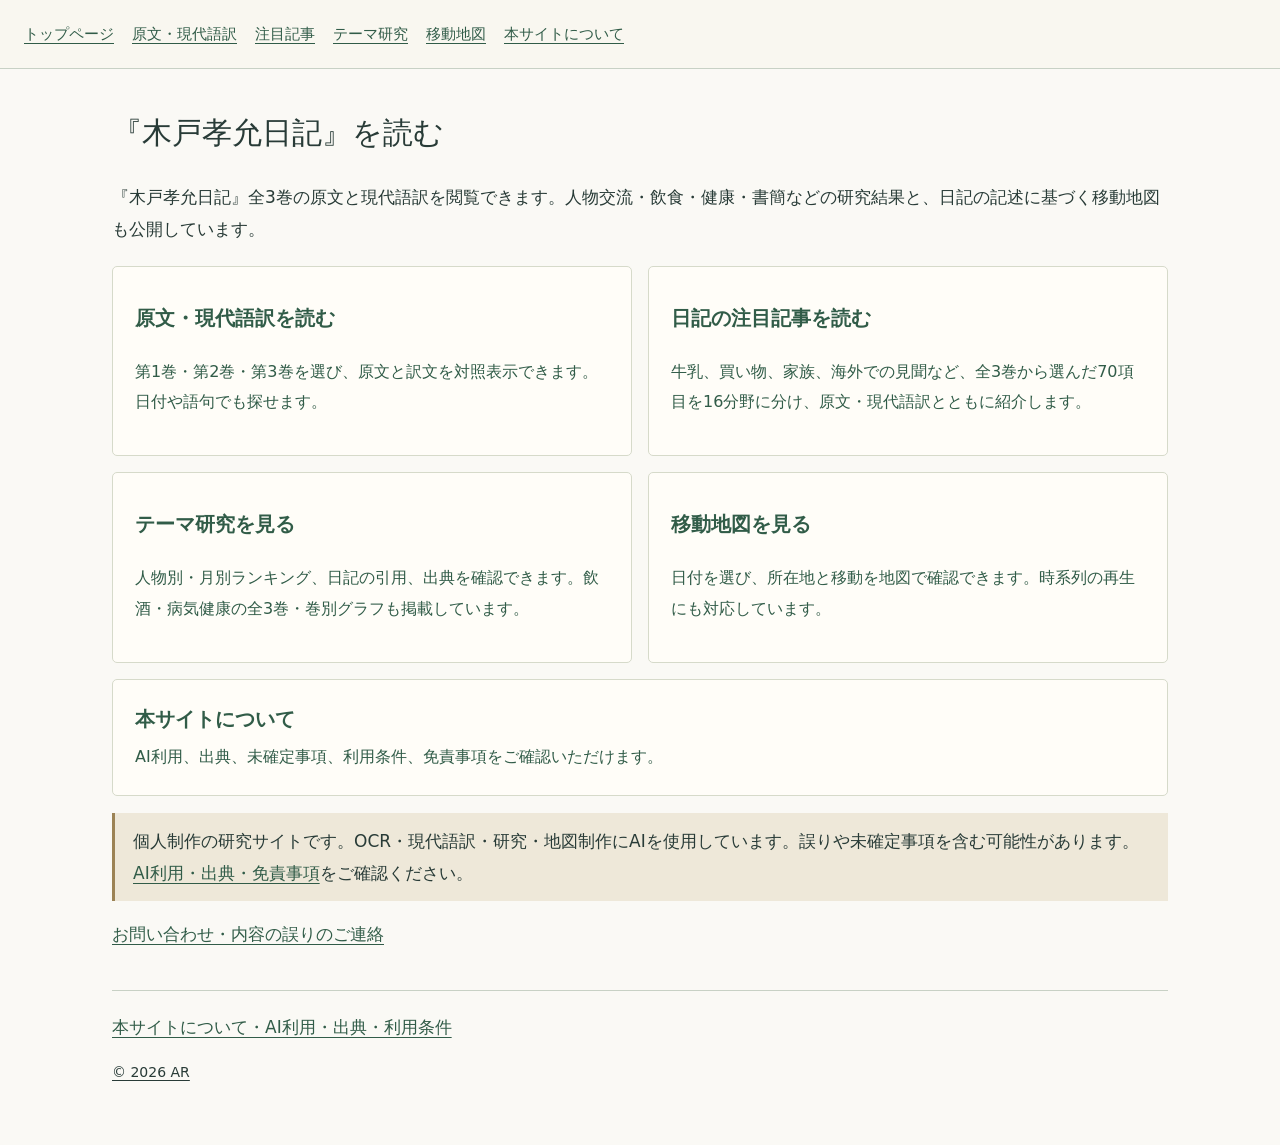
<file: index.html>
<!doctype html>
<html lang="ja"><head><meta charset="utf-8"><meta name="viewport" content="width=device-width,initial-scale=1"><title>『木戸孝允日記』を読む</title><link rel="icon" href="assets/favicon.svg"><link rel="stylesheet" href="assets/public.css"><script src="assets/annotation-display.js" defer></script></head><body class="public-page simple-home"><nav class="public-nav" aria-label="サイト全体"><a href="index.html">トップページ</a><a href="reader.html">原文・現代語訳</a><a href="highlights.html">注目記事</a><a href="reports.html">テーマ研究</a><a href="r20.html">移動地図</a><a href="about.html">本サイトについて</a></nav><main class="public-main"><h1>『木戸孝允日記』を読む</h1><p>『木戸孝允日記』全3巻の原文と現代語訳を閲覧できます。人物交流・飲食・健康・書簡などの研究結果と、日記の記述に基づく移動地図も公開しています。</p><section class="public-grid" aria-label="コンテンツへの入口"><a class="public-card" href="reader.html"><h2>原文・現代語訳を読む</h2><p>第1巻・第2巻・第3巻を選び、原文と訳文を対照表示できます。日付や語句でも探せます。</p></a><a class="public-card" href="highlights.html"><h2>日記の注目記事を読む</h2><p>牛乳、買い物、家族、海外での見聞など、全3巻から選んだ70項目を16分野に分け、原文・現代語訳とともに紹介します。</p></a><a class="public-card" href="reports.html"><h2>テーマ研究を見る</h2><p>人物別・月別ランキング、日記の引用、出典を確認できます。飲酒・病気健康の全3巻・巻別グラフも掲載しています。</p></a><a class="public-card" href="r20.html"><h2>移動地図を見る</h2><p>日付を選び、所在地と移動を地図で確認できます。時系列の再生にも対応しています。</p></a><a class="public-card home-about" href="about.html"><h2>本サイトについて</h2><p>AI利用、出典、未確定事項、利用条件、免責事項をご確認いただけます。</p></a></section><p class="public-note">個人制作の研究サイトです。OCR・現代語訳・研究・地図制作にAIを使用しています。誤りや未確定事項を含む可能性があります。<a href="about.html">AI利用・出典・免責事項</a>をご確認ください。</p><p><a href="about.html#contact">お問い合わせ・内容の誤りのご連絡</a></p><footer class="public-footer"><a href="about.html">本サイトについて・AI利用・出典・利用条件</a><p class="copyright"><a href="about.html#copyright">© 2026 AR</a></p></footer></main><!-- Cloudflare Web Analytics --><script type='module' src='https://static.cloudflareinsights.com/beacon.min.js' data-cf-beacon='{"token": "a5f304fe8fff49a4845f93cfbe2d3080"}'></script><!-- End Cloudflare Web Analytics --></body></html>
</file>
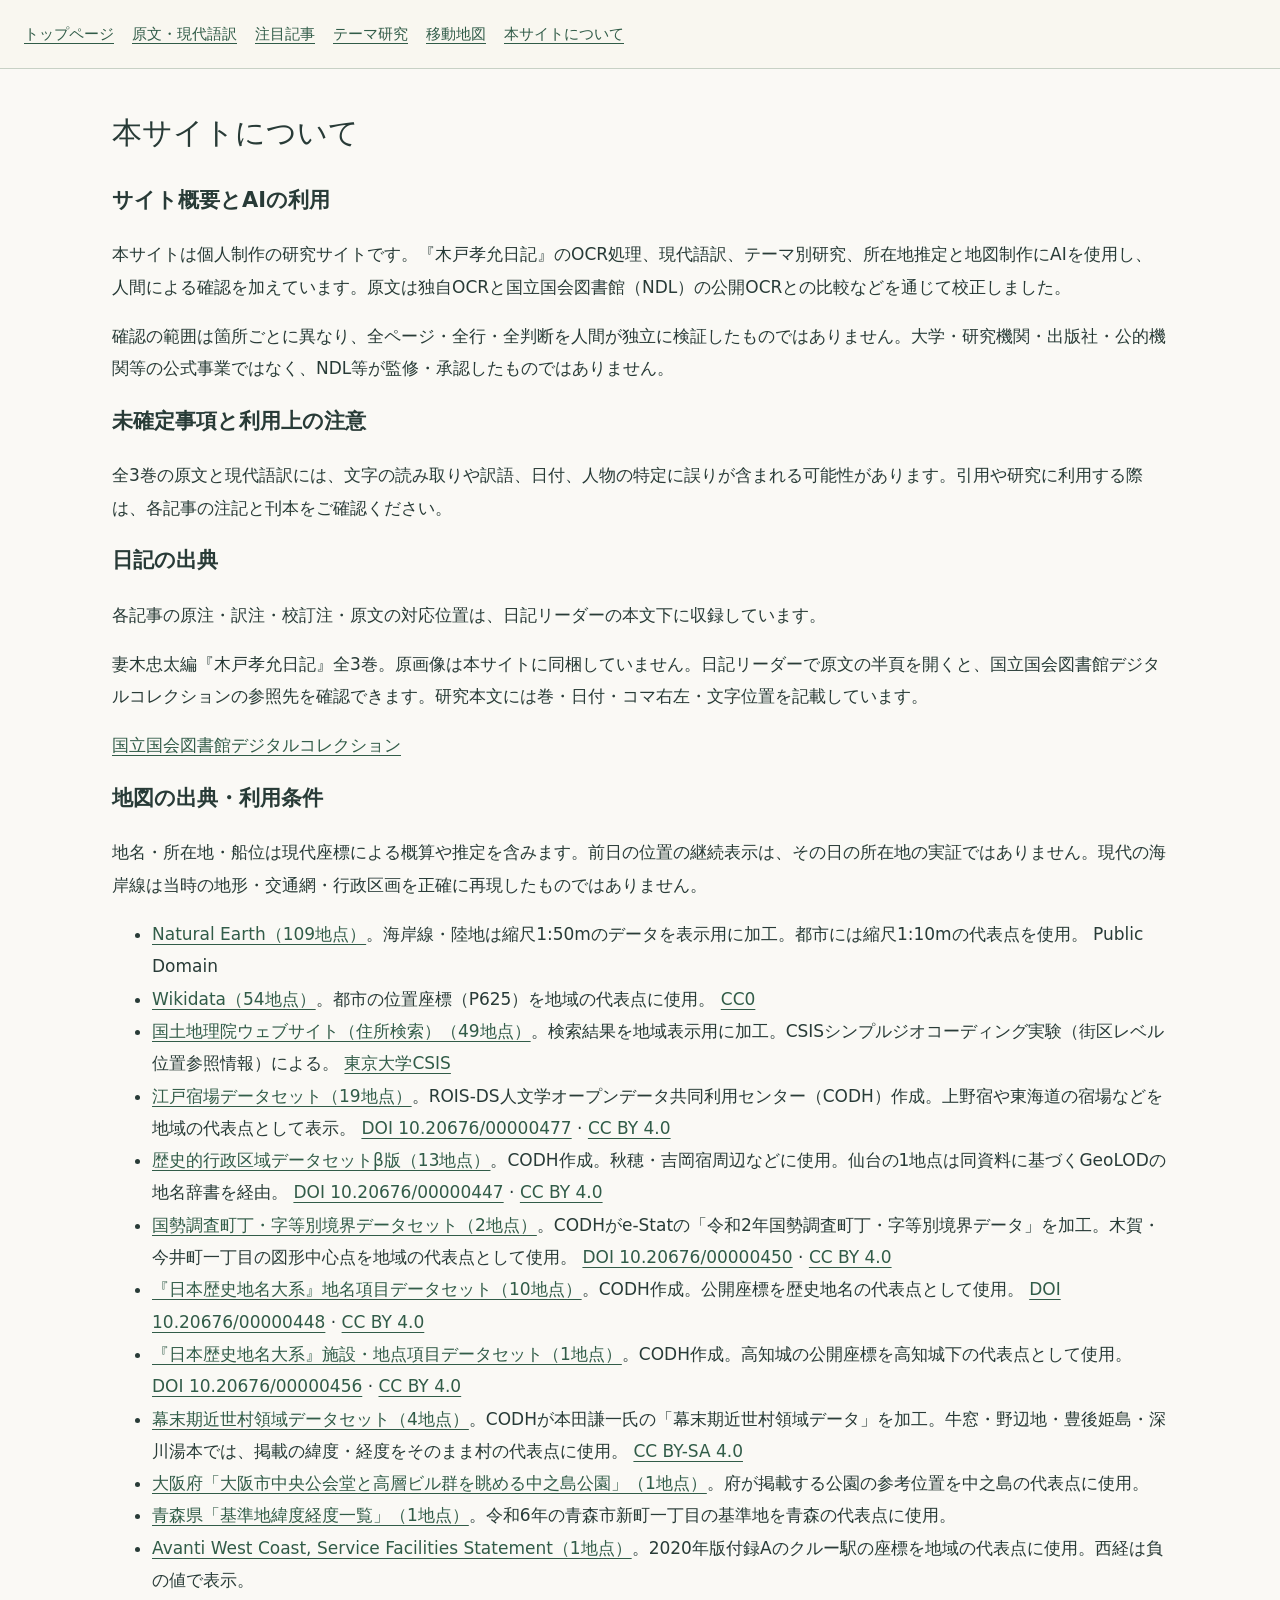
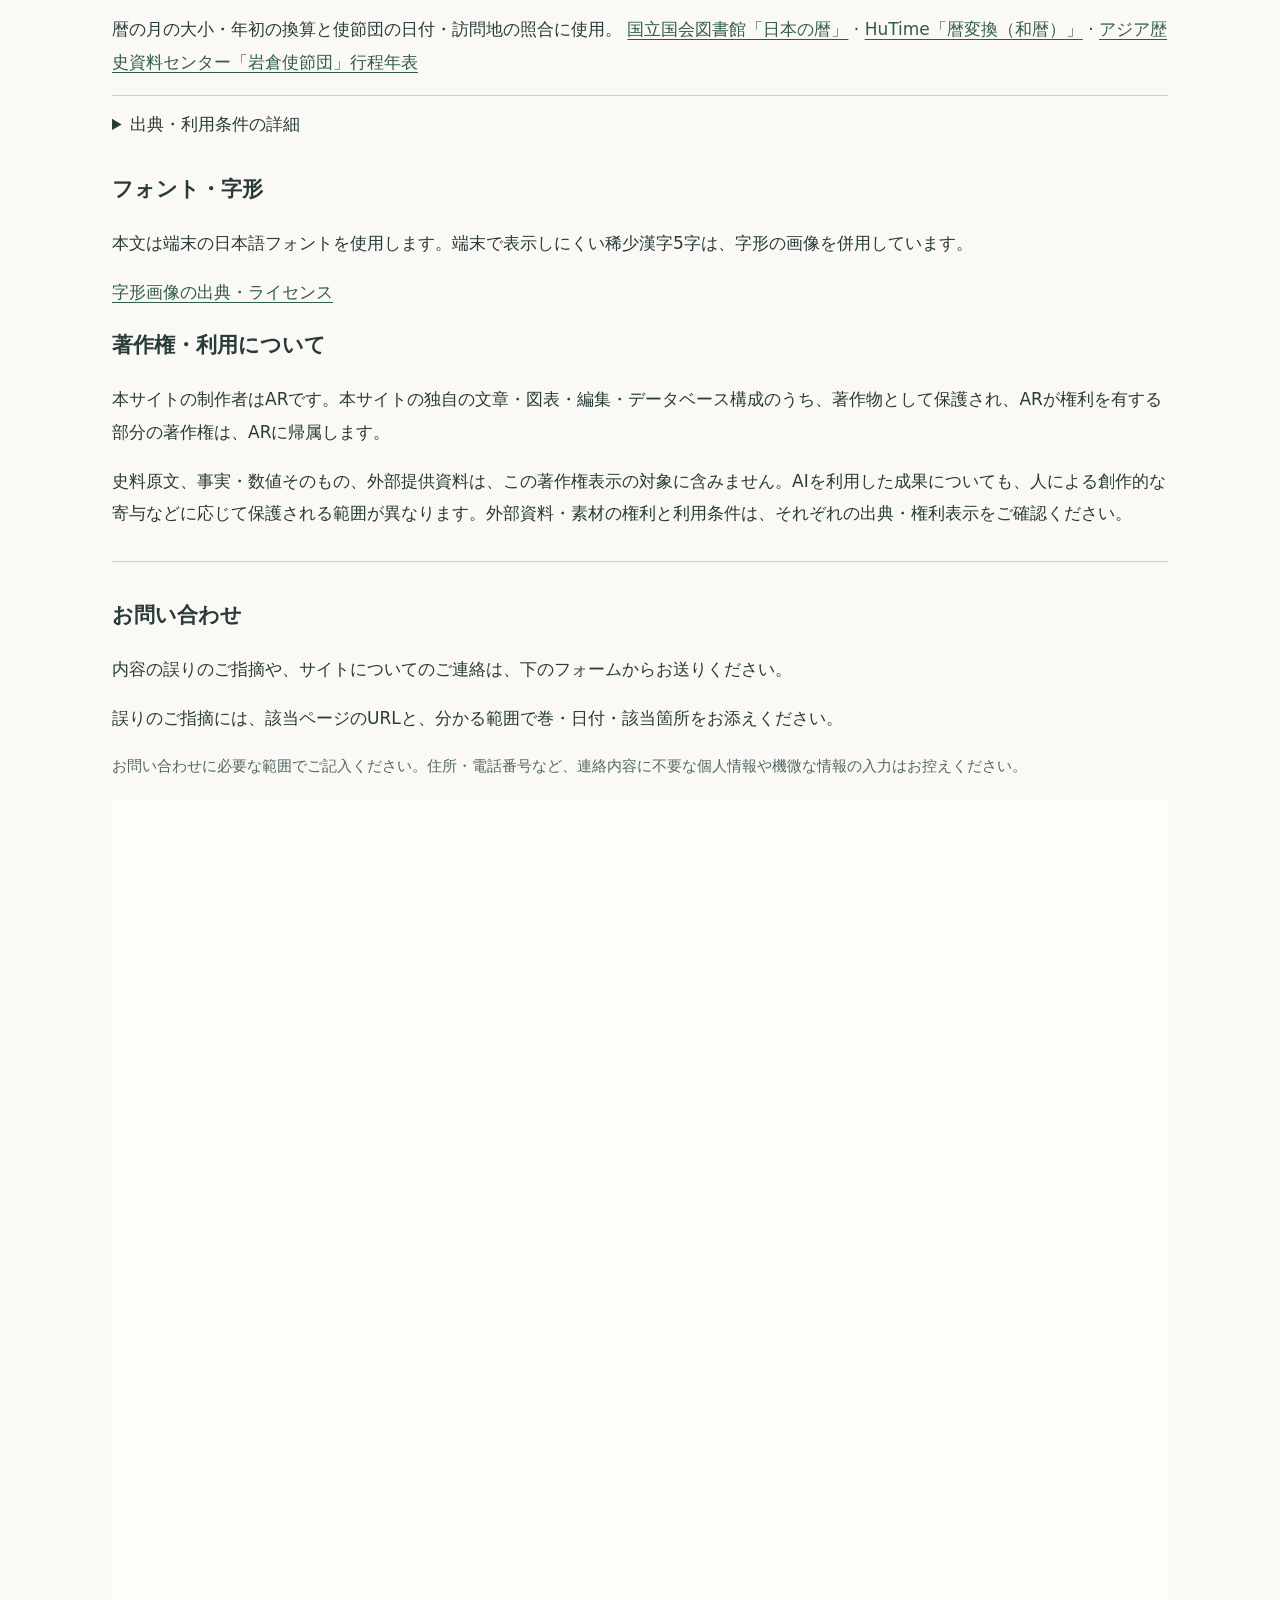
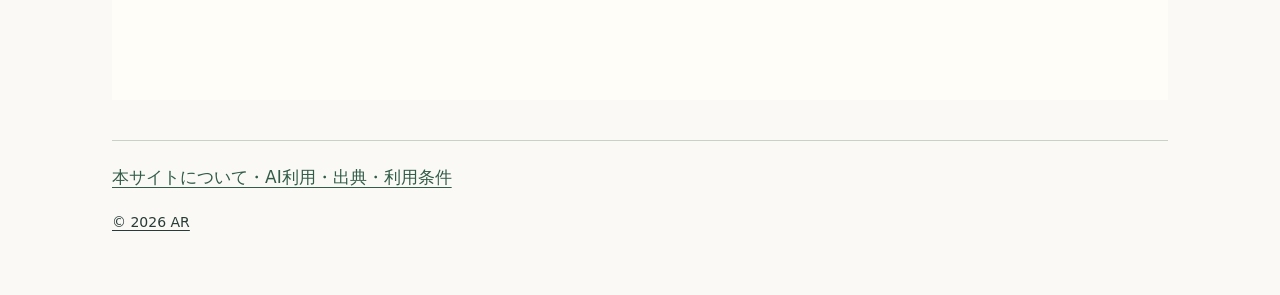
<file: about.html>
<!doctype html><html lang="ja"><head><meta charset="utf-8"><meta name="viewport" content="width=device-width,initial-scale=1"><title>本サイトについて｜木戸孝允日記</title><link rel="icon" href="assets/favicon.svg"><link rel="stylesheet" href="assets/public.css"><script src="assets/annotation-display.js" defer></script></head><body class="public-page"><nav class="public-nav" aria-label="サイト全体"><a href="index.html">トップページ</a><a href="reader.html">原文・現代語訳</a><a href="highlights.html">注目記事</a><a href="reports.html">テーマ研究</a><a href="r20.html">移動地図</a><a href="about.html">本サイトについて</a></nav><main class="public-main"><h1>本サイトについて</h1><section id="site-purpose"><h2>サイト概要とAIの利用</h2><p>本サイトは個人制作の研究サイトです。『木戸孝允日記』のOCR処理、現代語訳、テーマ別研究、所在地推定と地図制作にAIを使用し、人間による確認を加えています。原文は独自OCRと国立国会図書館（NDL）の公開OCRとの比較などを通じて校正しました。</p><p>確認の範囲は箇所ごとに異なり、全ページ・全行・全判断を人間が独立に検証したものではありません。大学・研究機関・出版社・公的機関等の公式事業ではなく、NDL等が監修・承認したものではありません。</p></section><section id="disclaimer"><h2>未確定事項と利用上の注意</h2><p>全3巻の原文と現代語訳には、文字の読み取りや訳語、日付、人物の特定に誤りが含まれる可能性があります。引用や研究に利用する際は、各記事の注記と刊本をご確認ください。</p></section><section id="sources"><h2>日記の出典</h2><p>各記事の原注・訳注・校訂注・原文の対応位置は、日記リーダーの本文下に収録しています。</p><p>妻木忠太編『木戸孝允日記』全3巻。原画像は本サイトに同梱していません。日記リーダーで原文の半頁を開くと、国立国会図書館デジタルコレクションの参照先を確認できます。研究本文には巻・日付・コマ右左・文字位置を記載しています。</p><p><a href="https://dl.ndl.go.jp/">国立国会図書館デジタルコレクション</a></p></section><section id="map-sources"><h2>地図の出典・利用条件</h2><p>地名・所在地・船位は現代座標による概算や推定を含みます。前日の位置の継続表示は、その日の所在地の実証ではありません。現代の海岸線は当時の地形・交通網・行政区画を正確に再現したものではありません。</p><ul><li><a href="https://www.naturalearthdata.com/about/terms-of-use/">Natural Earth（109地点）</a>。海岸線・陸地は縮尺1:50mのデータを表示用に加工。都市には縮尺1:10mの代表点を使用。 Public Domain</li><li><a href="https://www.wikidata.org/wiki/Wikidata:Licensing">Wikidata（54地点）</a>。都市の位置座標（P625）を地域の代表点に使用。 <a href="https://creativecommons.org/publicdomain/zero/1.0/">CC0</a></li><li><a href="https://www.gsi.go.jp/kikakuchousei/kikakuchousei40182.html">国土地理院ウェブサイト（住所検索）（49地点）</a>。検索結果を地域表示用に加工。CSISシンプルジオコーディング実験（街区レベル位置参照情報）による。 <a href="https://geocode.csis.u-tokyo.ac.jp/">東京大学CSIS</a></li><li><a href="https://geoshape.ex.nii.ac.jp/edo/post/">江戸宿場データセット（19地点）</a>。ROIS-DS人文学オープンデータ共同利用センター（CODH）作成。上野宿や東海道の宿場などを地域の代表点として表示。 <a href="https://doi.org/10.20676/00000477">DOI 10.20676/00000477</a> · <a href="https://creativecommons.org/licenses/by/4.0/">CC BY 4.0</a></li><li><a href="https://geoshape.ex.nii.ac.jp/city/">歴史的行政区域データセットβ版（13地点）</a>。CODH作成。秋穂・吉岡宿周辺などに使用。仙台の1地点は同資料に基づくGeoLODの地名辞書を経由。 <a href="https://doi.org/10.20676/00000447">DOI 10.20676/00000447</a> · <a href="https://creativecommons.org/licenses/by/4.0/">CC BY 4.0</a></li><li><a href="https://geoshape.ex.nii.ac.jp/ka/">国勢調査町丁・字等別境界データセット（2地点）</a>。CODHがe-Statの「令和2年国勢調査町丁・字等別境界データ」を加工。木賀・今井町一丁目の図形中心点を地域の代表点として使用。 <a href="https://doi.org/10.20676/00000450">DOI 10.20676/00000450</a> · <a href="https://creativecommons.org/licenses/by/4.0/">CC BY 4.0</a></li><li><a href="https://geoshape.ex.nii.ac.jp/nrct/">『日本歴史地名大系』地名項目データセット（10地点）</a>。CODH作成。公開座標を歴史地名の代表点として使用。 <a href="https://doi.org/10.20676/00000448">DOI 10.20676/00000448</a> · <a href="https://creativecommons.org/licenses/by/4.0/">CC BY 4.0</a></li><li><a href="https://geoshape.ex.nii.ac.jp/nrct-poi/">『日本歴史地名大系』施設・地点項目データセット（1地点）</a>。CODH作成。高知城の公開座標を高知城下の代表点として使用。 <a href="https://doi.org/10.20676/00000456">DOI 10.20676/00000456</a> · <a href="https://creativecommons.org/licenses/by/4.0/">CC BY 4.0</a></li><li><a href="https://geoshape.ex.nii.ac.jp/av/">幕末期近世村領域データセット（4地点）</a>。CODHが本田謙一氏の「幕末期近世村領域データ」を加工。牛窓・野辺地・豊後姫島・深川湯本では、掲載の緯度・経度をそのまま村の代表点に使用。 <a href="https://creativecommons.org/licenses/by-sa/4.0/">CC BY-SA 4.0</a></li><li><a href="https://www.pref.osaka.lg.jp/o130170/kenshi_kikaku/viewspotosakaproject/viewspot-o-kita3.html">大阪府「大阪市中央公会堂と高層ビル群を眺める中之島公園」（1地点）</a>。府が掲載する公園の参考位置を中之島の代表点に使用。 </li><li><a href="https://www.pref.aomori.lg.jp/soshiki/kendo/kanri/files/R6_chika_ichi.pdf">青森県「基準地緯度経度一覧」（1地点）</a>。令和6年の青森市新町一丁目の基準地を青森の代表点に使用。 </li><li><a href="https://www.networkrail.co.uk/wp-content/uploads/2020/11/Service-Facilities-Statement-First-Trenitalia-West-Coast-Rail-Limited-Avanti-West-Coast.pdf">Avanti West Coast, Service Facilities Statement（1地点）</a>。2020年版付録Aのクルー駅の座標を地域の代表点に使用。西経は負の値で表示。 </li></ul><p>暦の月の大小・年初の換算と使節団の日付・訪問地の照合に使用。 <a href="https://www.ndl.go.jp/koyomi/chapter2/s1.html">国立国会図書館「日本の暦」</a> · <a href="https://www.hutime.jp/basicdata/calendar/calendars/Japanese.html">HuTime「暦変換（和暦）」</a> · <a href="https://www.jacar.go.jp/exhibition/iwakura/history/">アジア歴史資料センター「岩倉使節団」行程年表</a></p><details><summary>出典・利用条件の詳細</summary><p><a href="r20/MAP_SOURCES_AND_TERMS.txt">地図・座標・暦・歴史地名の典拠と条件</a> · <a href="r20/PUBLICATION_CREDIT_TEXT_R08.txt">地図の帰属表示全文</a></p><p>各資料の利用条件と研究上の留保は、上記リンク先に記載しています。外部資料は各提供元の成果です。</p></details></section><section><h2>フォント・字形</h2><p>本文は端末の日本語フォントを使用します。端末で表示しにくい稀少漢字5字は、字形の画像を併用しています。</p><p><a href="assets/FONT_LICENSES.txt">字形画像の出典・ライセンス</a></p></section><section id="copyright"><h2>著作権・利用について</h2><p>本サイトの制作者はARです。本サイトの独自の文章・図表・編集・データベース構成のうち、著作物として保護され、ARが権利を有する部分の著作権は、ARに帰属します。</p><p>史料原文、事実・数値そのもの、外部提供資料は、この著作権表示の対象に含みません。AIを利用した成果についても、人による創作的な寄与などに応じて保護される範囲が異なります。外部資料・素材の権利と利用条件は、それぞれの出典・権利表示をご確認ください。</p></section><section id="contact" class="public-contact"><h2>お問い合わせ</h2><p>内容の誤りのご指摘や、サイトについてのご連絡は、下のフォームからお送りください。</p><p>誤りのご指摘には、該当ページのURLと、分かる範囲で巻・日付・該当箇所をお添えください。</p><p class="contact-note">お問い合わせに必要な範囲でご記入ください。住所・電話番号など、連絡内容に不要な個人情報や機微な情報の入力はお控えください。</p><iframe class="contact-frame" src="https://tally.so/embed/vXD2Q4?alignLeft=1&amp;hideTitle=1&amp;transparentBackground=1" loading="lazy" title="お問い合わせフォーム（Tally）"></iframe></section><footer class="public-footer"><a href="about.html">本サイトについて・AI利用・出典・利用条件</a><p class="copyright"><a href="about.html#copyright">© 2026 AR</a></p></footer></main></body></html>
</file>
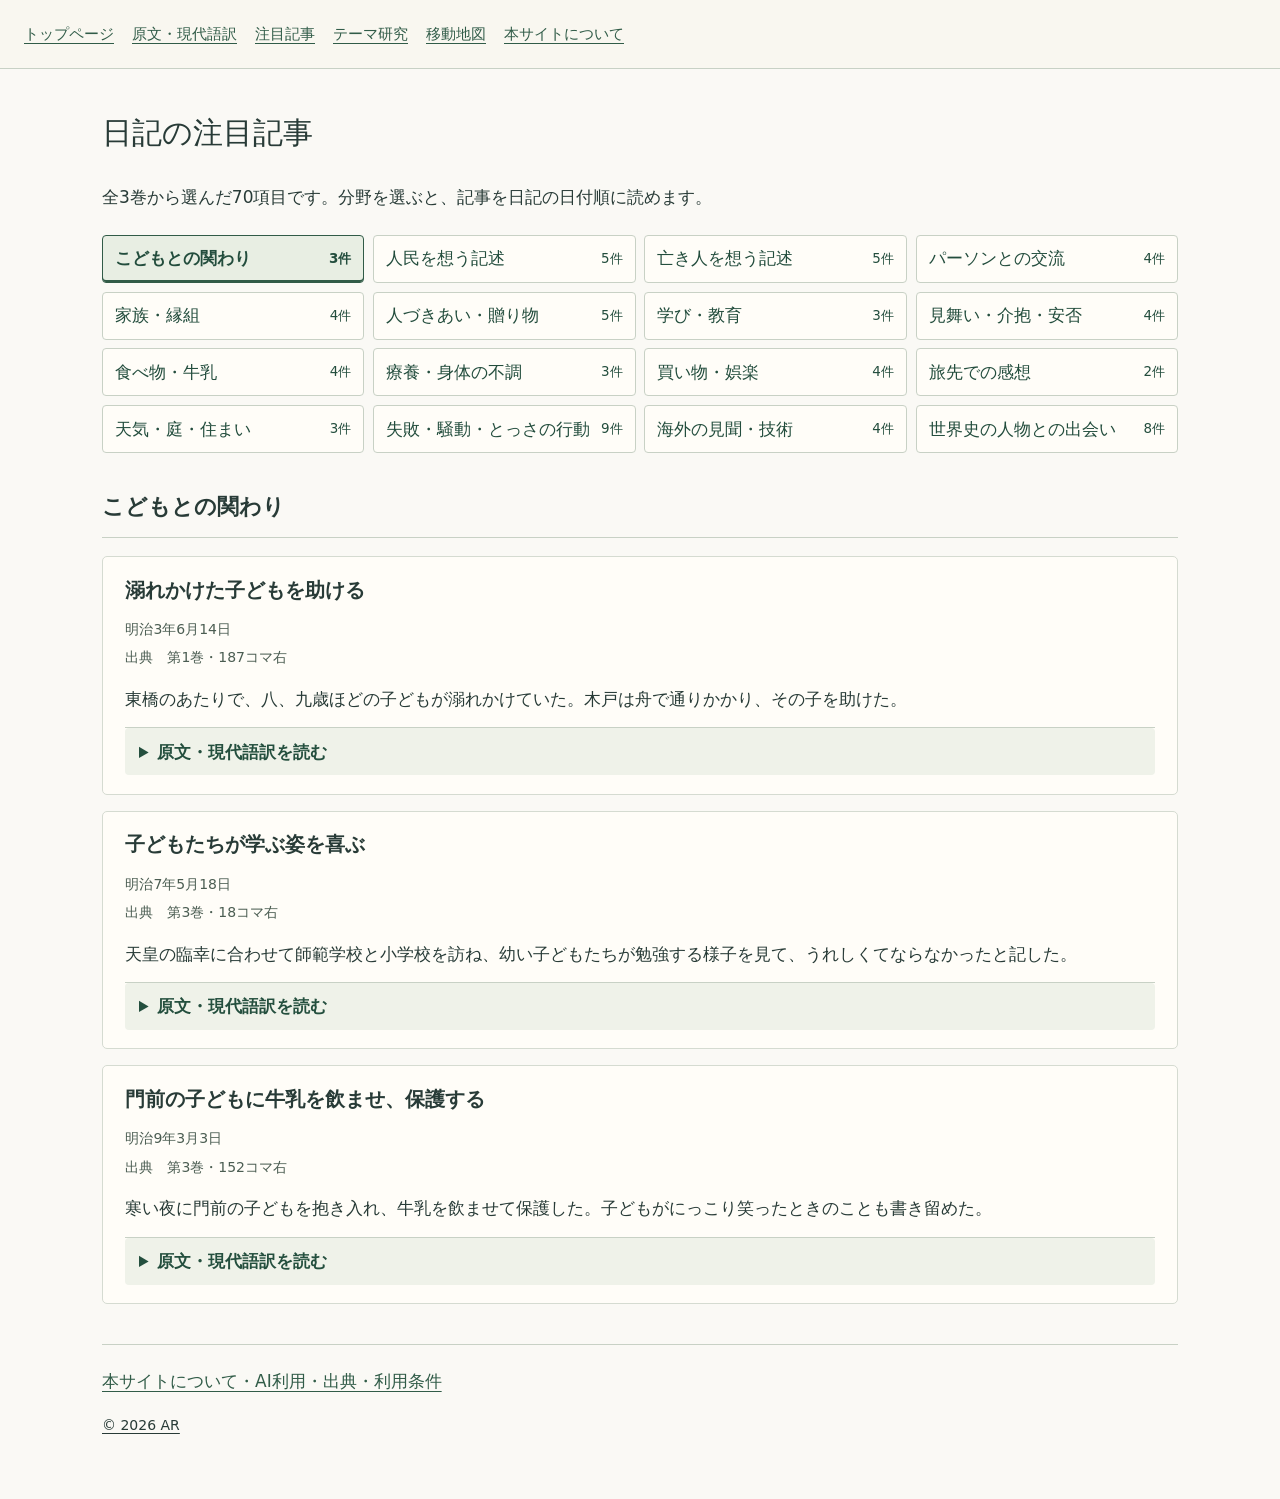
<file: highlights.html>
<!doctype html>
<html lang="ja">
<head>
<meta charset="utf-8">
<meta name="viewport" content="width=device-width,initial-scale=1">
<title>日記の注目記事｜木戸孝允日記</title>
<link rel="icon" href="assets/favicon.svg">
<link rel="stylesheet" href="assets/public.css">
<link rel="stylesheet" href="assets/highlights.css"><script src="assets/highlights.js" defer></script></head>
<body class="public-page">
<nav class="public-nav" aria-label="サイト全体"><a href="index.html">トップページ</a><a href="reader.html">原文・現代語訳</a><a href="highlights.html">注目記事</a><a href="reports.html">テーマ研究</a><a href="r20.html">移動地図</a><a href="about.html">本サイトについて</a></nav>
<main class="public-main highlights-main"><h1>日記の注目記事</h1><p>全3巻から選んだ70項目です。分野を選ぶと、記事を日記の日付順に読めます。</p><nav aria-label="分野を選ぶ"><ul class="feature-index"><li><a href="#field-1"><span>こどもとの関わり</span><span class="feature-count">3件</span></a></li><li><a href="#field-2"><span>人民を想う記述</span><span class="feature-count">5件</span></a></li><li><a href="#field-3"><span>亡き人を想う記述</span><span class="feature-count">5件</span></a></li><li><a href="#field-4"><span>パーソンとの交流</span><span class="feature-count">4件</span></a></li><li><a href="#field-5"><span>家族・縁組</span><span class="feature-count">4件</span></a></li><li><a href="#field-6"><span>人づきあい・贈り物</span><span class="feature-count">5件</span></a></li><li><a href="#field-7"><span>学び・教育</span><span class="feature-count">3件</span></a></li><li><a href="#field-8"><span>見舞い・介抱・安否</span><span class="feature-count">4件</span></a></li><li><a href="#field-9"><span>食べ物・牛乳</span><span class="feature-count">4件</span></a></li><li><a href="#field-10"><span>療養・身体の不調</span><span class="feature-count">3件</span></a></li><li><a href="#field-11"><span>買い物・娯楽</span><span class="feature-count">4件</span></a></li><li><a href="#field-12"><span>旅先での感想</span><span class="feature-count">2件</span></a></li><li><a href="#field-13"><span>天気・庭・住まい</span><span class="feature-count">3件</span></a></li><li><a href="#field-14"><span>失敗・騒動・とっさの行動</span><span class="feature-count">9件</span></a></li><li><a href="#field-15"><span>海外の見聞・技術</span><span class="feature-count">4件</span></a></li><li><a href="#field-16"><span>世界史の人物との出会い</span><span class="feature-count">8件</span></a></li></ul></nav><div class="feature-list"><section class="feature-section" id="field-1" aria-labelledby="field-title-1"><h2 id="field-title-1" tabindex="-1">こどもとの関わり</h2><article class="feature-card"><h3>溺れかけた子どもを助ける</h3><p class="feature-date">明治3年6月14日</p><p class="feature-source">出典　第1巻・187コマ右</p><p class="feature-description">東橋のあたりで、八、九歳ほどの子どもが溺れかけていた。木戸は舟で通りかかり、その子を助けた。</p><details class="feature-read"><summary><span class="feature-open">原文・現代語訳を読む</span><span class="feature-close">原文・現代語訳を閉じる</span></summary><div class="feature-pair"><section class="feature-pane feature-original"><h4>原文</h4><p class="feature-prose">同十四日 晴櫻屋より舟を浮へ後藤象二郞を今戶に訪ふ已に彼亦余を番丁に訪ひ共に今宵兩國邊に容堂公と同遊の催ありと聞依て余亦舟を兩國橋邊返す不期して後藤に橋邊に逢ひ共に增田樓に登り小酌相談四字過容堂公亦來飮去年來の變遷を語る十二字過歸家今夕後藤に至舟中東橋邊に八九歲の童子已に溺死せんとすを助く有暫漸蘇生す</p></section><section class="feature-pane"><h4>現代語訳</h4><div class="feature-prose">同十四日　晴れ。桜屋から舟を浮かべ、後藤象二郎を今戸に訪ねる。すでに彼も私を番丁に訪ね、ともに今宵両国辺りで容堂公と遊ぶ催しがあると聞く。それで私も舟を両国橋辺りへ返す。思いがけず橋辺りで後藤に会い、ともに増田楼に上って少し飲み相談する。四時過ぎ、容堂公も来て飲み、昨年以来の変遷を語る。十二時過ぎに帰宅する。今夕、後藤の所へ行く舟中、東橋辺りで八、九歳の子供がすでに溺れ死のうとしているのを助ける。しばらくしてようやく蘇生する。</div></section></div></details></article><article class="feature-card"><h3>子どもたちが学ぶ姿を喜ぶ</h3><p class="feature-date">明治7年5月18日</p><p class="feature-source">出典　第3巻・18コマ右</p><p class="feature-description">天皇の臨幸に合わせて師範学校と小学校を訪ね、幼い子どもたちが勉強する様子を見て、うれしくてならなかったと記した。</p><details class="feature-read"><summary><span class="feature-open">原文・現代語訳を読む</span><span class="feature-close">原文・現代語訳を閉じる</span></summary><div class="feature-pair"><section class="feature-pane feature-original"><h4>原文</h4><p class="feature-prose">同十八日 晴九字師範學校に至る今日
主上臨幸あり師範學校の後又小學校へ臨幸あり少幼進學の趣一見し不堪欣躍なり十二字後聖堂展覽所臨幸あり有名の書畫數百幅を陳列せり弘法の書鳥羽の書帖源三位賴政の歌小野道風秋萩卷等尤天下の奇品なり二字後　還幸あり
三字退校歸途三浦を訪ひ三字半歸家五字頃より中井弘藏を訪ひ十字前歸家</p></section><section class="feature-pane"><h4>現代語訳</h4><div class="feature-prose">十八日、晴れ。九時、師範学校へ行った。今日は天皇の臨幸があり、師範学校の後、小学校にも臨幸があった。幼い子どもたちが学問に進む様子を見て、うれしくてならなかった。十二時過ぎ、聖堂の展覧所にも臨幸があった。名高い書画数百幅が展示され、弘法の書、鳥羽の書帖、源三位賴政の歌、小野道風の秋萩巻などは、とりわけ天下の珍品である。二時過ぎに還幸となった。三時に学校を退き、帰りに三浦を訪ね、三時半に帰宅した。五時ごろ中井弘藏を訪ね、十時前に帰宅した。</div></section></div></details></article><article class="feature-card"><h3>門前の子どもに牛乳を飲ませ、保護する</h3><p class="feature-date">明治9年3月3日</p><p class="feature-source">出典　第3巻・152コマ右</p><p class="feature-description">寒い夜に門前の子どもを抱き入れ、牛乳を飲ませて保護した。子どもがにっこり笑ったときのことも書き留めた。</p><details class="feature-read"><summary><span class="feature-open">原文・現代語訳を読む</span><span class="feature-close">原文・現代語訳を閉じる</span></summary><div class="feature-pair"><section class="feature-pane feature-original"><h4>原文</h4><p class="feature-prose">同三日 晴板垣退助來て後藤象二郞石炭山代價上延引云々之事を賴めり及後藤困迫の趣をも語れり鈴川信三三野村利左衞門等來話岩倉大臣華族會館其外來談四字より大久保利通大山彌助を訪ひ六字前歸家
夜山田顯義を訪ふ
田中不二麿來話外客來二名來書二通
〔原注：鼇頭〕今夜八字小兒を余の門前に捨るものありひろひとりて牛乳を吸わせ下婢に保護を申付り門外にて暫涕兒の聲を聞くものあれといづれも向長屋の小兒と思ひ不心付不圖寒氣さらし可憐事なり屋中へいたき入るゝとにこり笑ひし有樣不覺潛然たり</p></section><section class="feature-pane"><h4>現代語訳</h4><div class="feature-prose">三日、晴れ。板垣退助が来て、後藤象二郞の石炭山の代価の支払いが遅れている件などを頼み、後藤の困窮の様子も話した。鈴川信三、三野村利左衞門らが来た。岩倉大臣が華族会館などのことを話しに来た。四時から大久保利通、大山彌助を訪ね六時前に帰宅した。夜、山田顯義を訪ねた。田中不二麿が来た。その他の客は二人、書状は二通。頭注には、今夜八時、私の門前に子どもを捨てた者がいたとある。拾い上げて牛乳を飲ませ、下女に保護を言い付けた。門の外でしばらく泣き声を聞いた者もいたが、皆、向かいの長屋の子だと思って気付かず、思いがけず寒さにさらしたのがかわいそうだった。家の中へ抱き入れると、にっこり笑った様子に思わず涙が流れた。</div></section></div></details></article></section><section class="feature-section" id="field-2" aria-labelledby="field-title-2"><h2 id="field-title-2" tabindex="-1">人民を想う記述</h2><article class="feature-card"><h3>会津の報に「婦人や幼児に何の罪があろうか」</h3><p class="feature-date">明治元年9月26日</p><p class="feature-source">出典　第1巻・59コマ右</p><p class="feature-description">道中で会津の戦況を聞いた木戸は、争いの中に置かれた女性や幼い子どもを思い、何の罪があるのかと記した。</p><details class="feature-read"><summary><span class="feature-open">原文・現代語訳を読む</span><span class="feature-close">原文・現代語訳を閉じる</span></summary><p class="feature-source">本文の出典　第1巻・58コマ左〜59コマ左</p><div class="feature-pair"><section class="feature-pane feature-original"><h4>原文</h4><p class="feature-prose">同廿六日 五字過御先に宿を出中島直人と同船して泝流八字頃着岸
鳳輦未相見依て西保村の小民庄助の家に而中島と共に暫相憇未御着輦の御樣子不相分人家甚少道路尤混雜依て佐屋宿へ御先越す昨夜快飮將至曉今朝舟中頻に眠を催す一睡不覺着岸す此日北風尤甚佐屋伏見屋甚助方にて中食夜四ツ時宮驛に至り長門屋に宿す小原鐵心其他昨日之連渡海送り來又開宴長門屋のもの擧家席に出頻に舊を談す今日三宮耕庵過る十七日會津を立當驛に到着す
相公より命あり彼地の近情を語らんとす依て夜半大木民平旅宿に至逐一彼地の近況を聞官軍と〔原注：ママ〕連戰に勝利を得驕暴の弊自然なきにあらず此後大に民心を治るに御處致屹度無之而は不相成との件あり實に余の想像する處と不違事不少過日來竊に甚憂る處曾て六月到江戶し時今日鎭撫の策を獻す終不被用今日又其策に不出は所詮後來の處六ッケ敷次第漸諸官長合點大に機に後れしを歎す且會津城下燒失の家中家宅中に三軒或は五軒に自刄の屍有之と云又一家に二歲位の小兒を合せ老少七人刄に斃しもの有と云實に可憐之至也彼等元同敷
皇國の民にして只大道を踏む處の相違より終にこゝに至る雖然婦人小兒何の罪か有る雖敵人また不堪哀痛之至也天下之諸侯今日の急務己の私を脫し大に
皇基を補翼し天下をして富岳の安きにおき萬民安撫
皇威を四方に不暉んは實に天下の大罪也然るに余尙爲交朋にも甚痛歎悲泣の件如山深く歎息浮生之事〔割注：勤王之義を擧しときの友人盡骨となり今日の交朋始終の意に不通もの多し逐憾往事想像將來多是慨歎〕</p></section><section class="feature-pane"><h4>現代語訳</h4><div class="feature-prose">同廿六日　五時過ぎ、お先に宿を出て、中島直人と同船して流れをさかのぼり、八時頃に岸に着く。鳳輦がまだ見えないので、西保村の民・庄助の家で中島と暫く休む。御着輦の様子が分からず、人家は非常に少なく道はとりわけ混雑しているので、佐屋宿へ先に越す。昨夜は楽しく飲み、明け方になろうとした。今朝、舟の中でしきりに眠くなり、一睡して着岸にも気づかなかった。この日、北風は非常に激しい。佐屋の伏見屋甚助方で昼食をとる。夜四ツ時、宮駅に至り長門屋に宿る。小原鉄心その他昨日の一行が海を渡って送って来て、また宴を開く。長門屋の者も家中皆席に出て、しきりに昔を話す。今日、三宮耕庵が、去る十七日に会津を立ち当駅に到着する。相公から命があり、その地の近況を語ろうとするので、夜半、大木民平の旅宿へ行き、一々その地の近況を聞く。官軍は連戦に勝利し、自然と驕り暴れる弊がないわけではない。今後、大いに民心を治めるためには、きちんと処置がなければならないとの件がある。実に私の考えていたことと違わない点が少なくない。先日からひそかに非常に憂えていたところで、六月、江戸へ行った時、今日の鎮撫の策を献じたが、ついに用いられなかった。今日またその策を出さなければ、結局この先の処置は難しくなる。諸官長はようやく合点し、大いに機に遅れたことを嘆く。
また会津城下の焼失した家中の家宅に、三軒あるいは五軒に、自刃の屍があるという。また一家で二歳ほどの幼児を含め、老少七人が刃に倒れたものがあるという。実に憐れなことである。彼らももとは同じ皇国の民で、ただ大道を踏むところが違ったため、ついにここに至った。しかし婦人や幼児に何の罪があろうか。敵の人とはいえ、また哀痛に堪えない。天下の諸侯の今日の急務は己の私を脱し、大いに皇基を助け、天下を富岳のような安きに置き、万民を安撫し、皇威を四方に輝かせることであり、そうしなければ実に天下の大罪である。それなのに私はなお交友のためにも、痛く嘆き悲しみ泣く件が山のようで、深く人生を嘆息する。<p class="feature-prose feature-source-note">〔原注の訳〕勤王の義を挙げた時の友人はすべて骨となり、今日の交友には終始の心に通じない者が多い。昔を追憾し、将来を思うと、多くは嘆きである。</p></div></section></div></details></article><article class="feature-card"><h3>行幸のための新道より、壊れた堤防に人手を</h3><p class="feature-date">明治元年10月3日</p><p class="feature-source">出典　第1巻・61コマ左</p><p class="feature-description">天竜川の洪水で田畑が荒れた。行幸のための新道に人手をかけるなら、その力を壊れた堤防の復旧に回す方が農民の助けになると考えた。</p><details class="feature-read"><summary><span class="feature-open">原文・現代語訳を読む</span><span class="feature-close">原文・現代語訳を閉じる</span></summary><p class="feature-source">本文の出典　第1巻・61コマ左〜62コマ左</p><div class="feature-pair"><section class="feature-pane feature-original"><h4>原文</h4><p class="feature-prose">同月三日 晴六字
御發輦今日御供奉なり當夏連雨天龍川滿水暴漲終に里許の堤防を崩し水平田に溢れ濱松天龍の間田園十に七八は盡沙原となる
御通輦に付天龍川へ舟橋をかくる河原中へ道を新に造る是他日漲水の時一の妨をなす必也河原中只
御通輦中御さわりなき丈けにいたし此新道を造り大に人力を費し候ものを堤防崩破の處へ用るときは大に農民の一助となるものあらん新道を造るも又民力を盡さゝるを得す是彼の損益又不少民政に心を用ゆるもの雖小事如此處にあり且
御親恤の思食を奉體するも〔傍注：府縣之事心に關するもの多し〕是等の事なり天龍川を渡り御小休あり此處に大庭宗大夫と云ものあり曾て御國の御用をきゝしとて余等を迎へ歸り餅飯を饗す余海道を通行す十七年間添此度至十回度〔原注：ママ〕而して天龍見付之間〔傍注：近里許〕有間道而不知其本道此回
鳳輦に扈して始て本道を過る間宿中市と云處あり爲一小宿十字過見附宿
に御着輦上田屋七郞右衞門方に至る余等午飯を認袋井にて
御小休田中五位と共に又一店に登て小憩
頃日尾州の探索人會津より歸り會津肥後去る廿二日彌降參を乞ふの報告あり五位より聞之會津の到于此雖頑愚其氣象不凡ものあり今日乞降聊其風景を害するなり城中只弱兵又は婦人女子而已と云四字過懸川宿へ
御着輦余手島屋平太郞方に宿す
相公より御遣ひとして鮫島來る晩刻余訪大木奧羽諸侯の處置仙米等の罰を論す大木の處見余の見と全符合依て又
行在所に至る相公に相謁して其愚見を建言す八字過歸宿作間等來て傾一酌</p></section><section class="feature-pane"><h4>現代語訳</h4><div class="feature-prose">同月三日　晴れ。六時に御発輦、今日お供をする。この夏、連日の雨で天竜川は満水して激しく増水し、ついに里ほどの堤防を崩し、水が平田にあふれ、浜松と天竜の間の田園は十のうち七、八がことごとく砂原になった。御通輦のため天竜川に舟橋を掛け、河原の中へ新しい道を造っている。これは後日、増水の時には必ず一つの妨げとなる。河原はただ御通輦の間に差し障りのない程度とし、この新道を造るため大いに人力を費やす分を堤防の崩れた所に用いれば、大いに農民の助けとなるだろう。新道を造るにも民力を尽くさざるを得ず、両者の損益は少なくない。民政に心を用いることは、小事でもこういう所にあり、御親恤の思し召しを体することもこういう事である。
天竜川を渡り御小休がある。ここに大庭宗大夫という者があり、以前御国の用を聞いたとして私たちを迎えて戻り、餅飯を供する。私が海道を通るのは十七年間、この度を合わせて十回度となる。しかし天竜・見付の間には間道があり、本来の道を知らなかった。今回、鳳輦に従い初めて本道を通る。間宿に中市という所があり、小さな宿である。十時過ぎに見附宿へ御着輦、上田屋七郎右衛門方に行き、私たちは昼食をとる。袋井で御小休があり、田中五位とまた一店に上って少し休む。
近頃、尾州の探索人が会津から帰り、会津肥後が去廿二日にいよいよ降参を求めたとの報告があり、五位から聞く。会津がここに至ったのは、頑愚とはいえ気象は凡庸ではない。今日、降伏を願うことは、少しその風格を損なう。城中はただ弱兵または婦人女子のみという。四時過ぎ、掛川宿へ御着輦、私は手島屋平太郎方に宿る。相公の御使として鮫島が来る。晩、大木を訪ね、奥羽諸侯の処置、仙・米らの罰を論じる。大木の考えは私と全く合うので、また行在所へ行き相公に謁して愚見を建言する。八時過ぎに宿へ帰り、作間らが来て一杯飲む。<p class="feature-prose feature-source-note">〔原注の訳〕府県の事で心にかかるものが多い。</p><p class="feature-prose feature-source-note">〔原注の訳〕近く里ほど。</p></div><details class="feature-note"><summary>「餅」の注</summary><p>食べ物の餅。刊本のこの字は食へん。</p></details></section></div></details></article><article class="feature-card"><h3>荷物を担ぐ老人の境遇を、藩政の問題と見る</h3><p class="feature-date">明治4年4月19日</p><p class="feature-source">出典　第2巻・15コマ右</p><p class="feature-description">子どもに先立たれ、老いても荷を担いで暮らす人足に金を渡した。木戸は、身寄りのない老人を救えないのは藩政の欠点だと考えた。</p><details class="feature-read"><summary><span class="feature-open">原文・現代語訳を読む</span><span class="feature-close">原文・現代語訳を閉じる</span></summary><p class="feature-source">本文の出典　第2巻・14コマ左〜15コマ右</p><div class="feature-pair"><section class="feature-pane feature-original"><h4>原文</h4><p class="feature-prose">同十九日 雨遠田藤松小松其外數名來る十一字相發し御堀に面會告別大田老人毛利左門鈴木直衞門外に送余大田老人今朝余の宿に來る其より三好野村河野等の宿に至る三好へ山根秀輔へ送る書狀を託す南野にも亦此處に逢ふ十二字到長府二字過小月に至る菊屋〔原文空白・原注：ママ〕尋來一統中飯を認め四字過田部に至る于時田部川激流過橋不可騎渡庄屋井上某周旋して漸舟を得無恙相渡于時五字を過八字過西市に至り中野半左衞門之宅に泊す夜一家內出酒飯をすゝむ七年前余此家に泊せる事あり
〔原注：鼇頭〕今日田部より西市へ行の間六十有餘の人足余の荷物を荷へり子供は皆先して死去し不得止此役に出りと云是等は藩政の缺にて老て無子のものは實に不可有不救聊與金二字過より晴</p></section><section class="feature-pane"><h4>現代語訳</h4><div class="feature-prose">十九日。雨。遠田、藤松、小松、そのほか数名が来た。十一時に一緒に出発し、御堀に会って別れを告げた。大田老人、毛利左門、鈴木直衞が門の外まで私を見送った。大田老人は今朝私の宿に来た。それから三好、野村、河野らの宿へ行き、三好に山根秀輔へ送る手紙を託した。南野にもここで会った。十二時に長府に着き、二時過ぎに小月へ行った。菊屋〔原文空白・原注：ママ〕が訪ねて来て、一同昼食をとった。四時過ぎに田部に着いた。そのとき田部川は激流で橋を馬で渡れず、庄屋の井上某が世話をして、ようやく舟を得て無事に渡った。そのとき五時を過ぎていた。八時過ぎに西市へ行き、中野半左衛門の宅に泊まった。夜、一家の者が出て酒や食事を勧めた。七年前、私はこの家に泊まったことがある。
〔原注：鼇頭〕今日、田部から西市へ行く間、六十余歳の人足が私の荷物を担いだ。子供は皆先に死に、やむを得ずこの役に出たという。こうしたことは藩政の欠陥であり、老いて子のない者は実に救わないわけにはいかない。いくらか金を与えた。二時過ぎから晴れ。</div></section></div></details></article><article class="feature-card"><h3>一般教育に予算を求め、台湾出兵の費用をめぐって大隈に反論する</h3><p class="feature-date">明治7年9月3日</p><p class="feature-source">出典　第3巻・40コマ左〜41コマ右</p><p class="feature-description">人民一般の教育に財政を振り向けるよう求めた。台湾出兵の費用に五十万円あれば足りるという大隈に、見通しの立たない「博奕」になぞらえて反論した。</p><details class="feature-read"><summary><span class="feature-open">原文・現代語訳を読む</span><span class="feature-close">原文・現代語訳を閉じる</span></summary><p class="feature-mode">抜粋</p><div class="feature-pair"><section class="feature-pane feature-original"><h4>原文</h4><p class="feature-prose">同三日 晴山田顯義書狀到來東京の事情甚不穩終に支那と交戰に決すと云余抑臺灣の議起るの始今日內地の形勢を察し其不可を極論し且今日內地の急務は大に敎育に心を盡し徐々一般人民の品位をすゝむるを以第一要とす依て數十萬圓を足し一般敎育え力を用ひんと欲し廟堂上に議論する屢然して此事不被行却て臺灣の一擧に至る故に百方相抗し內務を專ら擧行するに力を盡し外征を緩せんとす且國用の不底なるは皆所憂然る此際何の金を以當之と大隈云く于此五十萬圓の用意ありと余對て曰く此事の決未可推量只五十萬圓を以足れりとするも恰も數萬の博奕するもの五十圓を以足れりとするに不異
大隈又云く五十萬圓を超越するときは西鄕死を以誓ふと云へり余依て不堪長歎息則對て曰くかゝる全國の大事件西鄕一人死を誓ふと云其言元より野蠻なり聽も亦野蠻なり堂々たる政府の事にあらず孝允西鄕の命を以天下の蒼生に不能謝たとへ西鄕の命數十ありと雖も於孝允尤不用なりと然るに今日未五十萬に不至は物價頓に十倍の下直に至りし歟西鄕の命十倍の高直に至りし歟大隈は又犬皮にてもかむりし歟此顚末は皆廟堂諸彥の至るところなり然して伊藤は始より元より臺灣の事を不喜山縣も尤不可となし然るに過日臺灣野蠻一旦伏罪せし期に尙退軍の事を極論抗議せず終に支那と戰爭を開くに同意す實に不能了解爲天下蒼生不堪惶〔傍注：ママ〕慨なり數百年の進步を妨害する眞に此一擧にあり</p></section><section class="feature-pane"><h4>現代語訳</h4><div class="feature-prose">三日、晴れ。山田顯義の書状が届いた。東京の事情は甚だ穏やかでなく、ついに支那との交戦に決まったという。そもそも台湾の議論が起こった初め、私は国内の形勢を考えて、その不可を強く論じた。今日の国内の急務は、教育に大いに心を尽くし、徐々に人民一般の品位を高めることを第一とする。そのため数十万円を加えて一般教育に力を入れたいと、政府の会議で何度も論じた。しかしこれは実行されず、かえって台湾への出兵に至った。そこで、あらゆる方法で抗し、内政を専ら進めることに力を尽くし、外征を遅らせようとした。国家の財政に底が見えないことは皆が憂えているのに、この際、何の金で賄うのかと問うと、大隈は五十万円の用意があると言った。私は、この件の決着はまだ推し量れず、五十万円で足りるとするのは、何万という額の賭博をする者が五十円で足りると言うのと同じだ、と答えた。</div><div class="feature-prose">大隈はさらに、五十万円を超えたら西鄕が死をもって誓うと言っている、と述べた。私は長く嘆息せずにいられず、こう答えた。全国に関わるこれほどの大事について、西鄕一人が命を賭けるというのは、言う者も聞く者も、もともと野蛮であって、堂々たる政府の仕事ではない。私には西鄕の命で天下の人民に詫びることなどできない。たとえ西鄕の命が数十あっても、私にはまったく用がない、と。それなのに今日まだ五十万円に達していないというなら、物の値段はたちまち十分の一に下がったとでもいうのか<button type="button" class="feature-inline-toggle" aria-expanded="false" aria-label="この箇所の訳の注">注</button><span class="feature-inline-note" hidden>「十倍の下直」を逆数として言い換えた。反語の文である。</span>、西鄕の命が十倍に値上がりしたのか、大隈はまた犬の皮でもかぶったのか。こうなったのも、みな政府の諸公が進めてきたことの行き着いた先だ。<button type="button" class="feature-inline-toggle" aria-expanded="false" aria-label="この箇所の訳の注">注</button><span class="feature-inline-note" hidden>「至るところ」を政治上の行き着いた結果と読んだ。</span>伊藤は初めから台湾の件を好まず、山縣も大いに不可としていた。それなのに先日、台湾の人々が一旦服罪したという時に、撤兵を強く主張して抗議せず、ついに支那との戦争を開くことに同意した。実に理解できない。天下の人々のことを思うと、憤りを抑えきれない。<button type="button" class="feature-inline-toggle" aria-expanded="false" aria-label="この箇所の訳の注">注</button><span class="feature-inline-note" hidden>「惶慨」を、恐れと激しい憤りの入り交じった表現と読んだ。</span>数百年の進歩を妨げるものは、まさにこの一挙にある。</div></section></div></details></article><article class="feature-card"><h3>肥後の困窮者の救済と、民の苦しみを訴える</h3><p class="feature-date">明治10年2月10日・明治10年4月17日</p><p class="feature-source">出典　第3巻・268コマ左 ／ 第3巻・283コマ左</p><p class="feature-description">2月、三条実美に肥後の困窮者を救うよう建言した。4月には、流血と民の苦しみが続く原因を顧みて、将来の暮らしを考えるべきだと訴えた。</p><details class="feature-read"><summary><span class="feature-open">原文・現代語訳を読む</span><span class="feature-close">原文・現代語訳を閉じる</span></summary><div class="feature-days"><details class="feature-day"><summary>明治10年2月10日</summary><p class="feature-source">出典　第3巻・268コマ左</p><p class="feature-mode">抜粋</p><div class="feature-pair"><section class="feature-pane feature-original"><h4>原文</h4><p class="feature-prose">同十日 晴伊藤方成來診十一字從三位公に謁し其より三條大臣に至り肥後窮民の形況救助の御着手等意見縷々陳言せり佐々木高行に面會せり其より北茂に至り與長三洲槇村に至り稅〔原注：ママ〕世祿其外の書幅を一見し〔割注：大雅堂〔原空白〕〔原注：ママ〕尤明の像を寫せしものあり〕伊藤博文の妻の病氣を訪ひ中島信行を訪ひ又書記官連の處に至り其後國重正文の處に至り三洲と三人東山の藥湯へ入浴し歸途溫習場及魚品に至り二字歸寓長松幹書狀到來
電報到來田原坂の臺場過日來其一を攻め落す能わす官軍も頻に苦戰せし處終に昨日攻め落し植木へ進擊の云々とあり雖然田原坂の險容易不可拔據の說あり</p></section><section class="feature-pane"><h4>現代語訳</h4><div class="feature-prose">十日、晴れ。伊藤方成が診察に来た。十一時公に会い、三條へ肥後の貧民救助を詳しく建言し佐々木にも会った。北茂を訪ね長三洲と槇村へ行き、原文の稅世祿らの書幅を見た。大雅堂が尤明の像を写したものがあった。<button type="button" class="feature-inline-toggle" aria-expanded="false" aria-label="この箇所の訳の注">注</button><span class="feature-inline-note" hidden>大雅堂を描き手、尤明を描かれた人物とした。原文には空白もある。</span>伊藤の妻を見舞い、中島、書記官たち、國重を訪ね、三洲と三人で東山の薬湯、温習場、魚品を経て二時帰宿した。長松の書状が来た。電報によれば、ここ数日、台場の一つを攻め落とせず、官軍もたびたび苦戦したが、昨日ついに攻略したという。植木へ進んだが、その険は容易に抜けないとの説もあった。<button type="button" class="feature-inline-toggle" aria-expanded="false" aria-label="この箇所の訳の注">注</button><span class="feature-inline-note" hidden>攻略の前に、一つの台場も落とせず官軍がたびたび苦戦したとする電報の経過が省かれた。</span></div></section></div></details><details class="feature-day"><summary>明治10年4月17日</summary><p class="feature-source">出典　第3巻・283コマ左</p><p class="feature-source">本文の出典　第3巻・283コマ左〜284コマ右</p><div class="feature-pair"><section class="feature-pane feature-original"><h4>原文</h4><p class="feature-prose">同十七日 曇又雨成島柳北高橋〔原空白〕〔原注：ママ〕を同伴せり陸奧宗光林友幸等來話
電報數通到來賊跡確と相分らす日向路へ逃遁せしと想像せり香川敬三書狀到來伊藤方成來診藤田傳三郞來る今夜高麗茶碗と文三橋印材を傳三郞の處へ持參歸途內海を訪ふ
夜半倩時勢を相慮するに年々歲々流血苦民其元因する所實に反省せさるへからず然して常慣の弊を生じ行政の人其色あるを不見余平生深く慨歎するところにして屢意見を太政大臣へ捧け切に行政上の着實に歸し人民安其堵候樣いたし度陳論すると雖も十分の一貫徹するものなし
今日九州の一厄を開らひ〔原注：ママ〕九州の事も一段落を終へり故に益將來人民上の幸福利害如何を熟思し眞心有不安者
今日連絡を通し大に安心に過るものあり自然賊等日向邊に割據し遷延時日を移すときは人民の疾苦又不容易過日日向へ兵を遣わし器械彈藥等取締萬一賊割據の豫防なかるべからざる件々大久保利通に細論し利通これを諾せり今日其實行如何を未知なり
〔原注：鼇頭〕留守狀及平岡通義奧平正介藤井八十衞へ書狀を出せり</p></section><section class="feature-pane"><h4>現代語訳</h4><div class="feature-prose">十七日、曇りのち雨。成島が高橋を連れ、陸奧、林らが来た。電報は相手の跡は確かでなく日向へ逃れたと推測した。香川の書状、伊藤方成の診察、藤田の来話。夜、高麗茶碗と文三橋の印材を藤田へ持参し帰途內海を訪ねた。夜半、年々の流血と民の苦しみの原因を反省すべきなのに行政の人にその様子が見えず、着実な行政と人民の安堵を大臣へ何度論じても十分の一も通らないと嘆く。九州の厄を開いて一段落した今こそ将来の福利を考え不安だった。連絡が通じ安心し過ぎる者もいるが、相手が日向へ拠り時日を延ばせば苦しみはなお大きい。以前大久保へ、日向へ兵を送り器械・弾薬を取り締まり割拠を防ぐべきと詳しく話して承諾されたが、実行されたか今日まだ知らない。頭注には留守、平岡、奧平、藤井へ書状を出したとある。</div></section></div></details></div></details></article></section><section class="feature-section" id="field-3" aria-labelledby="field-title-3"><h2 id="field-title-3" tabindex="-1">亡き人を想う記述</h2><article class="feature-card"><h3>鮨や天ぷらの仮店が並ぶ相撲の宴で、亡友を思い出して泣く</h3><p class="feature-date">明治2年1月3日</p><p class="feature-source">出典　第1巻・91コマ右</p><p class="feature-description">深川の別荘で相撲を催し、庭に鮨や天ぷらの仮店を出した。宴の席で昔なじみに名前を呼ばれ、亡くなった友を思い出して涙を流した。</p><details class="feature-read"><summary><span class="feature-open">原文・現代語訳を読む</span><span class="feature-close">原文・現代語訳を閉じる</span></summary><p class="feature-source">本文の出典　第1巻・91コマ右〜91コマ左</p><div class="feature-pair"><section class="feature-pane feature-original"><h4>原文</h4><p class="feature-prose">同三日 風雨去年今日於伏水干戈を開きしなり一年にして國內一先平定せり依て舊臘より今日を約し角力を深川伊勢屋彌兵衞の別莊催〔原注：ママ〕せり菱田作間齋藤井上と十二字上舟別莊に至る久我東久世西四辻備前諸公山中香川其外已に來て在席庭中に鮨店天ぷられんかく等の假店を設け趣を添へたりまた今日の角力等皆當時の强健實に一時の愉快觀なり至暮雨稍晴るゝといへともまた今日の一遺憾なり終て各傾大杯角力等に投與す六七の妓も來て在席于時六七年前於柳橋知る所の一妓小照なるもの余の名を呼始て其實を知り往時の亡友を思ひ起し不覺涕淚數行下る十一字過浮舟て歸る</p></section><section class="feature-pane"><h4>現代語訳</h4><div class="feature-prose">同三日　風雨。去年の今日、伏水で戦を開いた。一年にして国内はひとまず平定したので、旧臘から今日を約束し、深川の伊勢屋弥兵衛の別荘で相撲を催した。菱田、作間、斎藤、井上と十二時に舟へ乗り、別荘に行く。久我・東久世・西四辻・備前の諸公、山中、香川、そのほかはすでに来て席にいる。庭中に鮨店、天ぷら、れんかくなどの仮店を設けて趣を添える。また今日の力士らは皆当時の強健な者で、実に一時の愉快な見物であった。暮れに至って雨はやや晴れるが、また今日の一つの遺憾である。終わって各々大杯を傾け、力士らに投げ与える。六、七の妓も来て席にいる。その時、六、七年前、柳橋で知った一妓・小照が私の名を呼び、初めてその人と知る。昔の亡友を思い起こし、知らず知らず幾筋もの涙が流れる。十一時過ぎ、舟を浮かべて帰る。</div></section></div></details></article><article class="feature-card"><h3>高杉晋作を忘れられず、八歳の梅太郎の上京を相談する</h3><p class="feature-date">明治4年5月4日</p><p class="feature-source">出典　第2巻・18コマ左〜19コマ右</p><p class="feature-description">前日に高杉家を訪ね、晋作の息子で八歳の梅太郎を東京へ連れていくことを相談した。亡くなった晋作を忘れられない思いも記した。</p><details class="feature-read"><summary><span class="feature-open">原文・現代語訳を読む</span><span class="feature-close">原文・現代語訳を閉じる</span></summary><div class="feature-pair"><section class="feature-pane feature-original"><h4>原文</h4><p class="feature-prose">同四日 晴炎熱如蒸大津四郞右衞門天野順太石部祿郞小幡彥七會根玄三兒玉少輔菊屋孫太郞其外一時客來過廿人佐畑健助來る明日より東京へ歸れり依て吉富へ一書を送る高杉小忠太來訪昨日余高杉に至り東行の男梅太郞を東京へ誘引せんことを謀る一家許諾せり依て小忠太爲其に來話梅太郞も亦來る當年八歲なり東行は余の知己不幸にして先年已歿余不能忘知己岡義右衞門今日より歸萩せり矢嶋より所託の書畫中蕪村の一卷と陶器中小米泥を買得せり十一字出廳十二字後大屬已上合議會計の目途を立各誓て廿餘年を期し四百餘萬金の國債を償んことを約せり此誓不相貫ときは實に百萬の人民への信義不相立而已ならす藩廳の潰滅不待言也不得不恐懼謹愼四字過退廳直に
忠正公の廟に參謁し山田小幡を訪ふ半公事也萬代屋にて井上世外に落合共に山城屋片山に寄り七字頃歸家</p></section><section class="feature-pane"><h4>現代語訳</h4><div class="feature-prose">四日。晴れ。炎熱は蒸すようだった。大津四郎右衛門、天野順太、石部禄郎、小幡彦七、会根玄三、児玉少輔、菊屋孫太郎その他、一時に来客が二十人を超えた。佐畑健助が来た。明日から東京へ帰るので、吉富へ手紙を送った。高杉小忠太が来訪した。昨日、私は高杉のところへ行き、東行の息子梅太郎を東京へ連れて行こうと相談し、一家が承諾した。そのため小忠太が話しに来た。梅太郎も来た。今年八歳である。東行は私の知己で、不幸にも先年すでに亡くなった。私は知己を忘れることができない。岡義右衛門は今日から萩へ帰った。矢嶋から託された書画のうち蕪村の一巻と、陶器のうち小米泥を買い得た。十一時に出庁し、十二時過ぎに大属以上が合議して会計の目途を立て、それぞれ誓って二十余年を期し、四百余万金の「國債」を返すことを約束した。この誓いが貫かれなければ、実に百万の人民への信義が立たないだけでなく、藩庁の潰滅も言うまでもない。恐れ慎まねばならない。四時過ぎに退庁し、すぐ忠正公の廟に参り、山田、小幡を訪ねた。半ば公事である。万代屋で井上世外と落ち合い、一緒に山城屋、片山に寄って七時ごろ帰宅した。</div></section></div></details></article><article class="feature-card"><h3>浜殿での晴れの日を、亡友にも知らせたかった</h3><p class="feature-date">明治4年8月18日</p><p class="feature-source">出典　第2巻・47コマ左</p><p class="feature-description">浜殿で天皇に拝謁し、延遼館で西洋料理を賜った。木戸は、国事に倒れた友人たちに、この晴れの日のことを知らせたかったと書いた。</p><details class="feature-read"><summary><span class="feature-open">原文・現代語訳を読む</span><span class="feature-close">原文・現代語訳を閉じる</span></summary><div class="feature-pair"><section class="feature-pane feature-original"><h4>原文</h4><p class="feature-prose">同十八日 曇又雨九字訪大久保余洋行の心事を談す直に參　朝今日　濱殿へ
行幸被爲在小臣等も被召出十二字過より離宮へ參上拜
天顏賜茶菓於延遼館西洋食事を賜ふ
主上出御大臣公始卿輔左右に列陪す
天顏麗敷被爲在其盛なる實に不堪感淚也今日の盛事をして國事に斃し亡友等へ不令知を痛歎す四字退出井上世外と同車にて彼宅に至り又時事を談し七字頃歸宅于時鳥尾も來訪
河瀨安杉山耕等と相談至一字</p></section><section class="feature-pane"><h4>現代語訳</h4><div class="feature-prose">十八日。曇り、また雨。九時に大久保を訪ね、私の洋行についての心中を話した。すぐ宮中に出た。今日、浜殿へ行幸され、小臣らも召し出された。十二時過ぎから離宮へ参上して天皇にお目にかかり、茶菓を賜り、延遼館で西洋料理を賜った。主上が出御され、大臣公をはじめ卿輔が左右に並んで陪した。天顔は麗しく、その盛んなさまに実に感涙に堪えない。今日の盛事を国事に倒れた亡友らに知らせることができないのを痛み嘆いた。四時に退出し、井上世外と同じ車で彼の宅へ行き、また時事を話し、七時ごろ帰宅した。そのとき鳥尾も来訪した。河瀬安、杉山耕らと一時まで相談した。</div></section></div></details></article><article class="feature-card"><h3>宿で山内容堂の書を見て、詩を作る</h3><p class="feature-date">明治7年5月29日</p><p class="feature-source">出典　第3巻・20コマ左</p><p class="feature-description">箱根湯本の福住で、床の間に掛けられた容堂の書を見た。六年前の訪問を思い出し、亡友の句に涙する心を絶句に詠んだ。</p><details class="feature-read"><summary><span class="feature-open">原文・現代語訳を読む</span><span class="feature-close">原文・現代語訳を閉じる</span></summary><div class="feature-pair"><section class="feature-pane feature-original"><h4>原文</h4><p class="feature-prose">同廿九日 雨柏木楫取來訪閑談數字
今朝より福住に移泊主人昨夜來尤周旋せり
床上に容堂公の書を掛り不覺感慨を生す依て一絕を賦す
微風細雨宿溪邊屈指昔遊已六年壁上時看亡友句一吟未了淚潸然</p></section><section class="feature-pane"><h4>現代語訳</h4><div class="feature-prose">二十九日、雨。柏木、楫取が来訪し、数時間閑談した。今朝から福住に宿を移した。主人は昨夜からたいそう世話をしてくれた。床の間に容堂公の書が掛かっており、思わず感慨を覚えたので、絶句を一首作った。<div class="feature-verse"><p class="feature-verse-title">亡友の詩を宿の壁に見て</p><p class="feature-prose">〔詩歌の原文〕微風細雨宿溪邊屈指昔遊已六年壁上時看亡友句一吟未了淚潸然</p><p class="feature-prose">〔訳〕そよ風と細かい雨の中、谷川のほとりに泊まる。指折り数えれば、ここへ来たのはもう六年前だ。壁に目をやると亡き友の句がある。一度読み終わる前に、涙がはらはらと落ちた。</p></div></div></section></div></details></article><article class="feature-card"><h3>同志の追悼祭と、妹の一周忌</h3><p class="feature-date">明治9年10月15日・明治9年11月17日</p><p class="feature-source">出典　第3巻・216コマ左 ／ 第3巻・227コマ右</p><p class="feature-description">10月には甲子の国難で亡くなった人々の追悼祭を営んだ。11月には妹の一周忌に若林へ墓参し、前年のことを夢のように思い出した。</p><details class="feature-read"><summary><span class="feature-open">原文・現代語訳を読む</span><span class="feature-close">原文・現代語訳を閉じる</span></summary><div class="feature-days"><details class="feature-day"><summary>明治9年10月15日</summary><p class="feature-source">出典　第3巻・216コマ左</p><p class="feature-mode">抜粋</p><div class="feature-pair"><section class="feature-pane feature-original"><h4>原文</h4><p class="feature-prose">同十五日 晴過日來余等周旋し且從三位公へ祭主を願ひ終に今日甲子國難殉死の吊祭をなせり十字より四字に至る三條岩倉二大臣を始め外來も亦不少同縣のもの來拜するもの續々不斷內外六百人餘六字辭去歸途伊勢小淞を訪ひ九字過歸家來書三通來客三名</p></section><section class="feature-pane"><h4>現代語訳</h4><div class="feature-prose">十五日、晴れ。以前から周旋し從三位公に祭主を頼んだ甲子国難殉死者の追悼祭を今日営んだ。十時から四時まで、三條・岩倉両大臣など他県からも来て、同県の参拝も絶えず、内外六百余人だった。六時辞去し伊勢小淞を訪ね九時過ぎ帰宅。書状は三通、客は三人。</div></section></div></details><details class="feature-day"><summary>明治9年11月17日</summary><p class="feature-source">出典　第3巻・227コマ右</p><p class="feature-mode">抜粋</p><div class="feature-pair"><section class="feature-pane feature-original"><h4>原文</h4><p class="feature-prose">同十七日 曇長屋又輔渡邊〔原空白〕〔原注：ママ〕を同伴せり〔原空白〕〔原注：ママ〕は九日萩地出立昨夜着せし由に而關口より六日後の事情を報知せり關口縣令三浦芳介書狀持參木梨信一の書狀も郵便に而達せり十字より若林へ墓參せり亡妹の一周忌なり昨年の今日を回顧すれは實に如一夢不堪悲歎也歸途駒場に而辨當を食せり四字歸家亡妹の祭事に而來客三十餘名夜雨</p></section><section class="feature-pane"><h4>現代語訳</h4><div class="feature-prose">十七日、曇り。長屋が名の欠ける渡邊を伴った。九日に萩を出て昨夜着いたという者が關口から六日以後の事情を伝え、關口、三浦の書状を持参し木梨のものも郵便で届いた。十時若林へ墓参した。亡妹の一周忌で、昨年の今日を思うと夢のように悲しい。駒場で弁当を食べ四時帰宅。祭事に客三十余人、夜は雨。</div></section></div></details></div></details></article></section><section class="feature-section" id="field-4" aria-labelledby="field-title-4"><h2 id="field-title-4" tabindex="-1">パーソンとの交流</h2><article class="feature-card"><h3>読本二冊の贈り物と、欧州同行の取り決め</h3><p class="feature-date">明治5年3月3日・明治5年4月17日</p><p class="feature-source">出典　第2巻・81コマ右 ／ 第2巻・92コマ左</p><p class="feature-description">3月にパーソンから読本二冊を贈られた。4月には、パーソンを欧州へ同行させる取り決めがようやくまとまった。</p><details class="feature-read"><summary><span class="feature-open">原文・現代語訳を読む</span><span class="feature-close">原文・現代語訳を閉じる</span></summary><div class="feature-days"><details class="feature-day"><summary>明治5年3月3日</summary><p class="feature-source">出典　第2巻・81コマ右</p><p class="feature-mode">抜粋</p><div class="feature-pair"><section class="feature-pane feature-original"><h4>原文</h4><p class="feature-prose">同三日 晴バーソン讀本二册を贈る夜與佐々木近方を散步す</p></section><section class="feature-pane"><h4>現代語訳</h4><div class="feature-prose">三日。晴れ。バーソンが読本二冊を贈った。夜、佐々木と近くを散歩した。</div></section></div></details><details class="feature-day"><summary>明治5年4月17日</summary><p class="feature-source">出典　第2巻・92コマ左</p><p class="feature-source">本文の出典　第2巻・92コマ右〜92コマ左</p><div class="feature-pair"><section class="feature-pane feature-original"><h4>原文</h4><p class="feature-prose">同十七日 晴朝レゲーシヨンに至る過日來吉田森等議論の一定せさるものあり是又不得止と雖も內外齟齬するに至りては關係の大なるものあり日本より官吏の當國に來る未僅に而して多くは己の議論を張り本末順序を不得其當もの不少是必竟各國の學を學ひ未至其眞故に陷る處議論上只一身の勝負に在りて國の益甚少却て我政府の確ならさるを我より示すに似たり外國人も自ら不得不語輕重實當日之大遺憾也給祿支消の方法も余の見と甚異なり余を以之を思ふ幾度顧思するとも自ら信して不疑雖然事今日の勢に至り全國の輕重に關する枉て不得不得〔原注：ママ〕是又人生之一苦情也レゲーシヨンにて女留學生を見る今日より轉居すると云一字頃よりマヤー之案內にて當地市兵の調練を一見せり其數三兵合して一千に近しコロンネルは余過日衣服を誂し家の主人也黑人も一中隊此中に加はる彼亦甚強壯と云士官も多くは皆黑人一大隊に兩三の白人士官を加ふれは於現場も格別の優劣はなしと云五字過歸宿夜散步
〔原注：鼇頭〕バーソン來る此度彼を歐洲へ同行するに付條約漸一決せり</p></section><section class="feature-pane"><h4>現代語訳</h4><div class="feature-prose">十七日。晴れ。朝、レゲーシヨンへ行った。このところ吉田、森らの議論で一定しないものがある。これもやむを得ないとはいえ、内外に食い違うに至っては関係の大きなものがある。日本から当国へ来た官吏はまだわずかなのに、多くは自分の議論を張り、本末・順序が適当でない者が少なくない。これは結局、各国の学を学んでもまだその真に至らないために陥るところである。議論上、ただ一身の勝負にあって国の益はたいへん少なく、かえってわが政府が確かでないことを自ら示すようである。外国人も自ずと軽重を語らざるを得ず、実に当日の大きな遺憾である。給禄支消の方法も私の見解とたいへん異なる。私をもってこれを思うに、幾度顧み考えても自ら信じて疑わない。しかし事が今日の勢いに至り、全国の軽重に関わるため、枉て不得不得〔原注：ママ〕。これもまた人生の一つの苦情である。レゲーシヨンで女留学生を見た。今日から転居するという。一時ごろからマヤーの案内で当地市兵の調練をひと目見た。その数は三兵合わせて千に近い。コロンネルは私が先日衣服をあつらえた家の主人である。黑人も一中隊この中に加わる。彼らもたいへん強壮という。士官も多くは皆黑人で、一大隊に二、三の白人士官を加えれば現場でも格別の優劣はないという。五時過ぎに宿へ帰り、夜散歩した。
〔原注：鼇頭〕バーソンが来た。今回彼を欧州へ同行するにつき、同行に関する契約がようやく決まった〔原文「條約」〕。</div></section></div></details></div></details></article><article class="feature-card"><h3>パーソンと蒸し風呂へ行く</h3><p class="feature-date">明治6年4月10日</p><p class="feature-source">出典　第2巻・176コマ右</p><p class="feature-description">パーソンと蒸し風呂に出かけた。木戸は蒸気浴や身体を洗う設備の様子を記し、その体験を楽しんだ。</p><details class="feature-read"><summary><span class="feature-open">原文・現代語訳を読む</span><span class="feature-close">原文・現代語訳を閉じる</span></summary><p class="feature-mode">抜粋</p><div class="feature-pair"><section class="feature-pane feature-original"><h4>原文</h4><p class="feature-prose">同十日 曇十二字帝の弟ニコラス皇族の宅に至り面謁す夫人も同席なり當時陸軍の總長を務めり別室にて茶酒菓の饗あり一字過歸寓二字過より大和夫の案內にて何ハーソンと湯浴樓に至る尤余等の至りし室第一なり湯浴室ともに五室あり〔割注：裝飾及不淨の一室あり衣服を脫着するの一室あり浴後平臥するの一室あり身體髮を流洗する一室あり此浴室に風呂も備へり蒸氣にて全身を蒸すの室あり蒸氣の厚薄自在にして一種の枯芝を枕にし適意のときまて此室中の棚に臥す此趣實に妙或は使驅の夫或は芝を以て全身をうちまた汚穢を流洗す實に愉快を覺へり〕米歐中未如此の全備にして美なる湯浴の屋を不見三字半歸寓六字過より杉浦と西直二郞を尋ね談話至于一字歸寓後又與靑木談す四字就眠</p></section><section class="feature-pane"><h4>現代語訳</h4><div class="feature-prose">十日。曇り。十二時に帝の弟ニコラス皇族の宅へ行き面謁した。夫人も同席で、当時陸軍の総長を務めている。別室で茶、酒、菓子の饗応があり、一時過ぎに寓へ帰った。二時過ぎから大和夫の案内で何、ハーソンと湯浴楼へ行った。私たちの行った室は特に第一である。湯浴室と合わせ五室ある。〔割注：装飾および不浄の一室〔身支度・便所という読解〕、衣服を脱着する一室、浴後平臥する一室、身体や髪を洗い流す一室がある。この浴室には風呂も備えている。蒸気で全身を蒸す室があり、蒸気の厚薄は自在で、一種の枯れ芝を枕にし、適意の時までこの室中の棚に臥す。この趣は実に妙である。使駆の夫が芝で全身を打ち、また汚れを洗い流す。実に愉快に感じた〕米欧中、まだこのように全備して美しい湯浴の建物を見ない。三時半に寓へ帰った。六時過ぎから杉浦と西直二郎を訪ね、談話は一時に至った。寓へ帰った後また青木と談じ、四時に寝た。</div></section></div></details></article><article class="feature-card"><h3>息子の名は「キド・バーソン」、木戸夫妻は洗礼に招かれる</h3><p class="feature-date">明治8年6月9日・明治8年10月9日</p><p class="feature-source">出典　第3巻・100コマ右 ／ 第3巻・124コマ左</p><p class="feature-description">6月、パーソンが男児を「キド・バーソン」と名付けたと知らせてきた。10月の洗礼には木戸夫妻と正二郎が招かれた。</p><details class="feature-read"><summary><span class="feature-open">原文・現代語訳を読む</span><span class="feature-close">原文・現代語訳を閉じる</span></summary><div class="feature-days"><details class="feature-day"><summary>明治8年6月9日</summary><p class="feature-source">出典　第3巻・100コマ右</p><p class="feature-mode">抜粋</p><div class="feature-pair"><section class="feature-pane feature-original"><h4>原文</h4><p class="feature-prose">同九日 雨又晴入梅山縣狂介來話十字參院別局に至り四字退出其より井上馨兒玉少介を訪ひ六字三條公に至る佛公使佛陸軍將官敎師伊藤參議鮫島公使河村海軍大輔長田　〔傍注：ママ〕　等同食十字歸家奧平二水來話
バーソン男子出生兼て同人よりの談ありキド〔原ルビ：木戶〕バーソンと名けし趣申越せり松正二郎バーソンを訪ふ留守へ來客三名
〔原注：鼇頭〕今日臨幸參院掛岩倉に至る岩倉近日より入湯なり</p></section><section class="feature-pane"><h4>現代語訳</h4><div class="feature-prose">九日、雨、のち晴れ。梅雨に入った。山縣狂介が来た。十時に出仕して別局へ行き、四時に退出した。井上馨、兒玉少介を訪ね、六時に三條公のところでフランス公使、フランス陸軍の将官・教師、伊藤参議、鮫島公使、河村海軍大輔、長田らと食事をした。十時に帰宅し、奧平二水が来た。バーソンに男児が生まれ、以前同人から話があったとおり「キド・バーソン」と名付けたと知らせてきた。キドには木戶とのルビがある。松、正二郞がバーソンを訪ねた。留守中の客は三人だった。原注には、今日臨幸があり、出仕の途中に岩倉を訪ねた、岩倉は近く湯治へ行くとある。</div></section></div></details><details class="feature-day"><summary>明治8年10月9日</summary><p class="feature-source">出典　第3巻・124コマ左</p><p class="feature-source">本文の出典　第3巻・124コマ左〜125コマ右</p><p class="feature-mode">抜粋</p><div class="feature-pair"><section class="feature-pane feature-original"><h4>原文</h4><p class="feature-prose">同九日 晴九時過參院十二字河村海軍大輔井上少佐參院朝鮮暴發の始抹等大臣參議一同承知せり二字より退院直にハーソンの寓に至る今日キドハーソン洗禮に付余夫妻正二郞とも案內に預れり正二郞は不快に付不來三字過去てモルリーの處へ暇乞に至る其より福地源一郞を訪ふ不在杉山孝敏を訪ひ五字前歸家直三條邸に至る不圖モルリー杉浦　〔傍注：ママ〕　河村海軍大輔等に面會七字前歸家夜宍戶璣の宅に至る山田顯義馬木勝秀一同藤井八十衞福井豐之助來て廣澤一條の糺彈に付意見を語れり外來客四名來書三通作間一介より詔勅錄を持せり</p></section><section class="feature-pane"><h4>現代語訳</h4><div class="feature-prose">九日、晴れ。九時過ぎに出仕した。十二時、河村海軍大輔、井上少佐が来て、朝鮮での事件発生の始末を大臣、参議一同が聞いた。二時に退出し、そのままハーソンの仮住まいへ行った。今日はキドハーソンの洗礼で、私たち夫婦と正二郞が招かれたが、正二郞は不調で来なかった。三時過ぎに辞去し、モルリーへ別れの挨拶に行った。福地源一郞は不在で、杉山孝敏を訪ね五時前に帰宅した。すぐ三條邸へ行き、偶然モルリー、杉浦、河村海軍大輔らに会い七時前に帰宅した。夜、宍戶璣の家へ行き山田顯義、馬木勝秀も一緒だった。藤井八十衞、福井豐之助が廣澤の取り調べについて意見を話しに来た。その他の客は四人、書状は三通。作間一介が詔勅錄を持参した。</div></section></div></details></div></details></article><article class="feature-card"><h3>夫妻で食卓を囲み、米国独立文の額を贈られる</h3><p class="feature-date">明治9年5月3日・明治9年11月7日</p><p class="feature-source">出典　第3巻・167コマ右 ／ 第3巻・224コマ左</p><p class="feature-description">5月にはパーソン夫妻らを招いて食事をした。11月にはパーソンから書冊と、米国独立文を印刷した額を贈られた。</p><details class="feature-read"><summary><span class="feature-open">原文・現代語訳を読む</span><span class="feature-close">原文・現代語訳を閉じる</span></summary><div class="feature-days"><details class="feature-day"><summary>明治9年5月3日</summary><p class="feature-source">出典　第3巻・167コマ右</p><p class="feature-mode">抜粋</p><div class="feature-pair"><section class="feature-pane feature-original"><h4>原文</h4><p class="feature-prose">同三日 晴四字頃より米人パアーソン夫妻ビイトル夫妻を招き皆來れり正木退藏余夫妻正二郞と同食せり皆七字頃歸去余等も十字歸家留守へ來客五名來書三通</p></section><section class="feature-pane"><h4>現代語訳</h4><div class="feature-prose">三日、晴れ。四時ごろから米国人パアーソン夫妻、ビイトル夫妻を招き皆来た。正木退藏、私たち夫婦、正二郞と食事をし、七時ごろ皆帰った。私たちも十時に帰宅した。留守中の客は五人、書状は三通だった。</div></section></div></details><details class="feature-day"><summary>明治9年11月7日</summary><p class="feature-source">出典　第3巻・224コマ左</p><p class="feature-mode">抜粋</p><div class="feature-pair"><section class="feature-pane feature-original"><h4>原文</h4><p class="feature-prose">同七日 晴藤井八十衞兒玉少介鳥尾小彌太伊勢煥伊藤方成〔割注：診察せり〕福原狂介山田顯義宍戶璣堀眞倍來話於雲州橫山俊彥白井林藏捕縛せられ前原一誠佐世一正山田顯太郞奧平謙介馬木木工同地へ入込しに付搜索云々の電報到來せり〔原注：ママ〕三浦芳介より書狀到來前原等去月廿六日東光寺へ集會し其より廿七日明倫官〔原注：ママ〕へ轉移須佐人を煽動し銃器彈藥を取寄區金掠奪等の樣子諫早等山口へ出し等の事大體承知せり〔割注：東光寺へ玉木文之進も出會すと云〕木梨信一より檄文の寫し賊徒過る三日迄の擧動を申越せり
河内直方は長崎より林三介神戶より書狀を送れりパーソンより書冊と米國獨立文の其儘を出板せしものを額面にして贈れり九鬼隆一よりチーテルマン幼稗園え出る事に付書面を送れり米公使ハークス其外に來書四通外來客一名</p></section><section class="feature-pane"><h4>現代語訳</h4><div class="feature-prose">七日、晴れ。藤井、兒玉少介、鳥尾、伊勢煥、伊藤方成〔原割注訳：診察した〕、福原狂介、山田、宍戶、堀眞倍が来た。雲州で橫山俊彥、白井林藏が捕まり、前原一誠、佐世一正、山田顯太郞、奧平謙介、馬木木工も入り込んだので捜索中という電報が来た。三浦芳介の書状から、前原らが先月二十六日東光寺、二十七日明倫官へ移り、須佐の人をあおって銃器弾薬を取り寄せ区金を奪ったこと、諫早らが山口へ出たことなどを大略聞いた。〔原割注訳：玉木文之進も東光寺へ出会したという。〕木梨は檄文の写しと三日までの動向を送った。河内直方、林三介の書状が長崎、神戸から来た。パーソンから書冊と米国独立文をそのまま印刷した額を贈られた。九鬼からチーテルマンが原文の「幼稗園」へ出る件の書面が来た。「米公使ハークス」と記すもののほか四通の書状、他の客一人があった。</div></section></div></details></div></details></article></section><section class="feature-section" id="field-5" aria-labelledby="field-title-5"><h2 id="field-title-5" tabindex="-1">家族・縁組</h2><article class="feature-card"><h3>養女の婚礼に家を挙げて出席する</h3><p class="feature-date">明治4年10月10日</p><p class="feature-source">出典　第2巻・57コマ右</p><p class="feature-description">阿静と河瀬安四郎の婚礼を記す。</p><details class="feature-read"><summary><span class="feature-open">原文・現代語訳を読む</span><span class="feature-close">原文・現代語訳を閉じる</span></summary><div class="feature-pair"><section class="feature-pane feature-original"><h4>原文</h4><p class="feature-prose">同十日 晴十一字鐵道にて川崎に至る竹田庸原榮二等送り來る蒲田梅莊にて小憩し二字歸家今日養女阿靜を河瀨安四郞へ娶し今晩擧家彼宅に至る婚禮を行ふ江川太郞左衞門岡田三郞齋藤新太郞福井順道等席に陪す二字歸家</p></section><section class="feature-pane"><h4>現代語訳</h4><div class="feature-prose">十日。晴れ。十一時に鉄道で川崎へ行った。竹田庸、原栄二らが送って来た。蒲田梅荘で少し休み、二時に帰宅した。今日、養女阿静を河瀬安四郎へ嫁がせ、今晩、家を挙げて彼の宅へ行き婚礼を行った。江川太郎左衛門、岡田三郎、斎藤新太郎、福井順道らが席に陪した。二時に帰宅した。</div></section></div></details></article><article class="feature-card"><h3>甥から英語の手紙が届き、大喜びする</h3><p class="feature-date">明治4年10月20日</p><p class="feature-source">出典　第2巻・58コマ左</p><p class="feature-description">彦太郎の英文を読み、学問の進歩を喜ぶ。</p><details class="feature-read"><summary><span class="feature-open">原文・現代語訳を読む</span><span class="feature-close">原文・現代語訳を閉じる</span></summary><p class="feature-mode">抜粋</p><div class="feature-pair"><section class="feature-pane feature-original"><h4>原文</h4><p class="feature-prose">同二十日 雨九字過外務に至る改定する所の條約を調へり五字過退省神田邸に至り六字前歸家四字前より晴今日米國より姪彥太郞の書狀到來英文にて認めり學文の進步せし〔原注：ママ〕察し大に心中喜悅を生せり夜默雷來話</p></section><section class="feature-pane"><h4>現代語訳</h4><div class="feature-prose">二十日。雨。九時過ぎに外務省へ行き、改定するところの条約を調べた。五時過ぎに退省し、神田邸へ行って六時前に帰宅した。四時前から晴れ。今日、米国から甥彦太郎の手紙が届いた。英文で書いてあった。学問が進歩したことを〔原注：ママ〕察し、心中大いに喜びを生じた。夜、黙雷が来て話した。</div></section></div></details></article><article class="feature-card"><h3>双方の気持ちを確かめ、自宅に会う席を設ける</h3><p class="feature-date">明治7年4月8日</p><p class="feature-source">出典　第3巻・10コマ左</p><p class="feature-description">婚姻の周旋に際し、双方の意向を尋ねて会う場をつくる。</p><details class="feature-read"><summary><span class="feature-open">原文・現代語訳を読む</span><span class="feature-close">原文・現代語訳を閉じる</span></summary><div class="feature-pair"><section class="feature-pane feature-original"><h4>原文</h4><p class="feature-prose">同八日 晴十一字より文部內務に至り四字歸家ホフマン來話〔原注：司馬同行せり〕狛林之助之〔傍注：ママ〕來話一泊　〔傍注：ママ〕　不幸にし〔傍注：ママ〕父平助死難此際　〔傍注：ママ〕　を東京へ呼へり然して際此難終不能見父其後一旦廣澤へ嫁せしも亦破緣となり實に可憐の次第なり故に余常に撰其人配偶せしめんと欲る然るに過日狛吉敷毛利へ養子となるの都合あり依て余自然兩人とも適其意ときは周旋せんと兩人に告く双方の約一會于時狛吉敷毛利の養子となること狛の母不同意にて破談となり配偶の論依然依て今日兩人を余の宅に招き一會を催せり杉孫七郎瀧彌太郎〔割注：今日より佐賀裁判所へ出役〕等來話</p></section><section class="feature-pane"><h4>現代語訳</h4><div class="feature-prose">八日、晴れ。十一時から文部省・内務省へ行き、四時に帰宅した。ホフマンが来て話し、原注によれば司馬が同行した。狛林之助が話をしに来て、一泊した。以下は、父との別れを経験した女性の話である。<button type="button" class="feature-inline-toggle" aria-expanded="false" aria-label="この箇所の訳の注">注</button><span class="feature-inline-note" hidden>「之」の後にママ注がある。訪問者の姓は「狛」。続く女性と林之助との関係や、空白の箇所の人名は補わなかった。</span>父平助が難に遭って死去し、その際に東京へ呼んだものの、結局父に会えなかったこと、その後いったん廣澤へ嫁いだが縁が切れ、実に気の毒な事情であることが述べられている。私は常々、適当な人を選んで配偶者を得させたいと思っていた。先ごろ狛が吉敷毛利家の養子になる話があり、二人とも意にかなうなら周旋しようと双方に伝え、一度会う約束をした。そのころ、養子の件は狛の母が同意せず破談となったが、婚姻の話は残った。そこで今日は二人を私の家に招き、会う席を設けた。杉孫七郞、瀧彌太郞らが来て話した。瀧には、今日から佐賀裁判所へ出役するとの割注がある。</div><details class="feature-note"><summary>「狛林之助」の注</summary><p>話しに来た人物の姓は「狛」。けものへんの右は「白」。</p></details></section></div></details></article><article class="feature-card"><h3>結婚の手続きに困った女性を、自分の家に迎えようとする</h3><p class="feature-date">明治9年8月16日</p><p class="feature-source">出典　第3巻・203コマ右〜203コマ左</p><p class="feature-description">渡航してきた松野澗の婚約者が、手続きの不備からすぐには結婚できずにいた。木戸は住まいを用意したいと考え、品川に周旋を託した。</p><details class="feature-read"><summary><span class="feature-open">原文・現代語訳を読む</span><span class="feature-close">原文・現代語訳を閉じる</span></summary><div class="feature-pair"><section class="feature-pane feature-original"><h4>原文</h4><p class="feature-prose">同十六日 晴七字より染井別業に至り平岡通義の留守を訪ひ又櫻井能監を訪ひ華士族々〔原注：ママ〕改革一條に付談話數刻直に歸家せり四字より品川彌二郞と獨逸公使館に至り松野澗〔原注：ママ〕約束の妻に面會せり此人守約此度母兄に別れ初て數千里の海路を踏み一昨日來着せり然るに於本國屆書等の手落あり直に婚姻するの運びに至らず往復するときは三ヶ月餘の時間を費し公使の權を以て許可するときは六ヶ月を經されは不能彼婦人只管正道の條理を以婚姻せんことを希望し其間公使官〔原注：ママ〕中男子の間に一人止宿すること又松野と同居することを不好然して其志は益確たり實に其情を推察するときは不堪憫然婦人も亦不覺滿眼含淚是迄本邦人歐洲の人と正々の婚姻又如此身元正敷ものと婚姻せしを不聞是等の故障にて苦ましむるは則人間交際の本意に戾り情におゐても亦不安故に余の一宅兒玉少介と約せし家を兒玉に暫猶豫を乞ひ此婦人を迎へんと欲し周旋を品川に託し置けり
六字岩倉邸に至るマヤー娘の案內にて米公使夫婦其外同食するもの已上十六人なり十字歸家〔原本空白・原注：ママ〕杉孫七郞品川彌二郞宍戶璣遠田甚介服部一三來話外有栖川宮始來客四名來書四通</p></section><section class="feature-pane"><h4>現代語訳</h4><div class="feature-prose">十六日、晴れ。七時に染井へ行き、平岡通義の留守宅を訪ね、櫻井能監と華士族改革についてしばらく話して帰宅した。四時から品川とドイツ公使館へ行き、松野澗の婚約者に会った。同人は約束を守り母兄と別れ、初めて数千里の海を渡り一昨日着いた。しかし本国への届書などに手落ちがあり、すぐ婚姻する運びにならなかった。往復には三か月余り、公使の権限で許可するにも六か月を経なければできないという説明が記されている。女性は正当な道理に沿って婚姻したいと望み、公使館の男性たちの間に一人泊まることも、松野と同居することも好まず、その志はますます固い。その気持ちを察するとその心情を思うと気の毒で、女性も知らずに目いっぱい涙を浮かべた。これまで日本人が欧州の人と、これほど身元の正しい者と正々堂々と婚姻した話を聞かず、このような障害で苦しめるのは人の交際の本意に反し、情の上でも安んじられない、と私は記す。そこで兒玉少介に約束していた私の一宅について、しばらく猶予を願って女性を迎えたいと考え、周旋を品川へ託した。六時に岩倉邸へ行き、マヤーの娘の案内で米公使夫妻ら十六人で食事をし十時帰宅した。原空白に続き、杉、品川、宍戶、遠田、服部一三が来た。有栖川宮をはじめその他の客は四人、書状は四通だった。</div><details class="feature-note"><summary>「憫」の注</summary><p>彼女の心情を思うと、気の毒でならない。</p></details></section></div></details></article></section><section class="feature-section" id="field-6" aria-labelledby="field-title-6"><h2 id="field-title-6" tabindex="-1">人づきあい・贈り物</h2><article class="feature-card"><h3>朝廷からもらった「百金」を漆職人に渡す</h3><p class="feature-date">明治元年12月9日</p><p class="feature-source">出典　第1巻・83コマ右</p><p class="feature-description">漆塗りの技に優れ、困っている人をよく助けるという橋一を招いた。以前に朝廷から賜った「百金」を渡し、橋一の漆塗りの雛形を見た。</p><details class="feature-read"><summary><span class="feature-open">原文・現代語訳を読む</span><span class="feature-close">原文・現代語訳を閉じる</span></summary><div class="feature-pair"><section class="feature-pane feature-original"><h4>原文</h4><p class="feature-prose">同九日 晴朝參
朝今日多事なり昨日 御發輦に付祝酒を賜ふ且去年今日我
公御復位晴〔原注：ママ〕天白天〔原注：ママ〕御開運の當日なり依て歸寓後附屬從僕と共に醉を盡醉于時東京新錢座のもの橋一なるものあり漆塗の事に頗る妙を得る而してよく人を救ひ窮困なるものを憐み身に一錢を不貯實に當時の一奇人也余聽其名今日輕薄世界此人あるを感し呼て遇之會て自
朝廷所賜之百金を抛之惠み今夜共に々々醉彼漆塗の雛形を示す眞に驚眼</p></section><section class="feature-pane"><h4>現代語訳</h4><div class="feature-prose">同九日　晴れ。朝、宮中に出る。今日、多事である。昨日の御発輦について祝酒を賜る。また去年の今日、わが公が復位し、晴天白天、御開運の当日である。そこで宿へ帰って附属・従僕と十分に酔う。その時、東京新銭座に橋一という者がいる。漆塗りが非常に巧みで、よく人を救い、困窮する者を憐れみ、身に一銭も貯えない。実に当時の奇人である。私はその名を聞き、今日の軽薄な世にこの人がいることに感じて、呼んで遇し、以前朝廷から賜った百金を投げ出して恵む。今夜ともに酔い、彼が漆塗りの雛形を示すと、まことに目を驚かせる。</div></section></div></details></article><article class="feature-card"><h3>七年来の定宿へ雛を贈る</h3><p class="feature-date">明治4年3月2日</p><p class="feature-source">出典　第2巻・3コマ左〜4コマ右</p><p class="feature-description">七年来の定宿だった三田尻の土井屋に雛を贈った。同じ記事には、岡某に女の子が生まれたことも記している。</p><details class="feature-read"><summary><span class="feature-open">原文・現代語訳を読む</span><span class="feature-close">原文・現代語訳を閉じる</span></summary><div class="feature-pair"><section class="feature-pane feature-original"><h4>原文</h4><p class="feature-prose">同二日 晴楫取貞永等來る十字頃相發す貞永に至り酒飯を認二字過鴻城に入中村屋へ着す其より藩廳へ出
兩公に謁し東京の近情を言上し
兩公への御沙汰書御渡し申上六字頃退出大津杉等と小幡を訪ふ不在其より片山に至り山縣を訪ふ于時孛人ヘルリン來て在坐談話數時柏村權大參事木梨連殿川市助等同坐十一字頃歸宿今日於三田尻土井屋へ雛を贈る土井屋は七年來の常宿なり當年岡某女子を擧ると云</p></section><section class="feature-pane"><h4>現代語訳</h4><div class="feature-prose">二日。晴れ。楫取、貞永らが来た。十時ごろ一緒に出発し、貞永のところで酒と食事をとった。二時過ぎに鴻城に入り、中村屋に着いた。そこから藩庁に出て、両公にお目にかかり、東京の近況を申し上げ、両公への御沙汰書をお渡し申し上げた。六時ごろ退出し、大津、杉らと小幡を訪ねたが不在だった。それから片山へ行き山県を訪ねた。そのときプロイセン人ヘルリンが来て同席し、しばらく話した。柏村権大参事、木梨、連殿、川市助らも同席した。十一時ごろ宿に帰った。
今日、三田尻の土井屋へ雛を贈った。土井屋は七年来の定宿である。今年、岡某に女の子が生まれたという。</div></section></div></details></article><article class="feature-card"><h3>木戸とキッド、名前が似て親しくなる</h3><p class="feature-date">明治5年9月16日</p><p class="feature-source">出典　第2巻・132コマ右〜132コマ左</p><p class="feature-description">似た名前を話題に交流し、ピアノや踊りのある会食を楽しむ。</p><details class="feature-read"><summary><span class="feature-open">原文・現代語訳を読む</span><span class="feature-close">原文・現代語訳を閉じる</span></summary><div class="feature-pair"><section class="feature-pane feature-original"><h4>原文</h4><p class="feature-prose">同十六日 曇十字過よりア、チヤ之案內にてメルチエントコンペニー學校に至る此學校は皆女也凡千三百人一字每に皆其室を轉移し學科の異なるものを學ぶ印度其他亞細亞洲中の英領其外に在留せしものゝ女兒などもこゝに入校するもの多しと此外に當府に凡如此大なるもの五所ありと云其よりスコツチメンと云新聞紙屋に至るスコツトランドにて大なるものなり此屋の器械も亦餘程精巧にして一ミニユート間に百八十より二百の新聞をすり出すと云又厚き紙を合せ鐵活字にて押壓し再其紙を半圓形の鐵かたに入れ又半圓形の鐵板にてほ〔傍注：ママ〕さみ其間に鉛湯を流入し半圓形の鉛板となしすり出と云米國公板局の部と大略相似て只紙と出半圓形と只平板と異なり其趣向も亦便なるを覺ふ十二字宿に歸り由良の誘引にて一字よりカラントンより蒸氣船にてブルントアイランドに渡りスコツトの家に至るフリーアカデミーにて吹田兄弟もこゝにて學文せりバンク之キツド、イユルキー其他十五人ほどの英人と余等同食せり余等クイン并海陸軍を祝し同席の諸氏を祝す席を散じ茶菓をとりキツド之婦二女スタニー、ストリート」ミリヤ」スコツト夫婦なとヒハナを彈じ又踏舞を催し終又余等も踏舞に誘ひ或は玉を爭ひ實に近來の一興也市府と異り田舍の興情修飾すくなくして尤妙キツド之一女ヲリインタルバンク之　〔判読未確定：空白の傍注「ママ」〕に嫁し當時日本にあり近頃一子を得し報知あり且キツド余の姓字と相似たるを奇とし交情も自ら妙十字過ホルストホテルに至る田中と又一字迄話舊事此地人口三千と云
〔原注：鼇頭〕森寺書狀到來</p></section><section class="feature-pane"><h4>現代語訳</h4><div class="feature-prose">十六日。曇り。十時過ぎからア、チヤの案内でメルチエントコンペニー学校へ行った。この学校は皆女で、おおよそ千三百人。一時間ごとに皆その室を移り、異なる学科を学ぶ。印度その他アジア中の英領その他に在留した者の女児なども、ここに入校する者が多いという。このほかに当府におおよそこのように大きなものが五所あるという。それからスコツチメンという新聞紙屋へ行った。スコットランドで大きなもので、この屋の機械もかなり精巧で、一分間に百八十から二百の新聞を刷り出すという。また厚い紙を合わせ鉄活字で押圧し、再びその紙を半円形の鉄型に入れ、また半円形の鉄板でほ〔傍注：ママ〕さみ、その間に溶けた鉛を流し入れて半円形の鉛板とし刷り出すという。米国の公板局の部とおおよそ似て、ただ「紙と出半圓形と只平板と異なり」<button type="button" class="feature-inline-toggle" aria-expanded="false" aria-label="読みや意味の注">注</button><span class="feature-inline-note" hidden>比較の読解保留</span>。その趣向もまた便利に感じた。十二時に宿へ帰り、由良の誘導で一時からカラントンより蒸気船でブルントアイランドへ渡り、スコツトの家へ行った。フリーアカデミーで、吹田兄弟もここで学問した。バンクのキツド、イユルキーその他十五人ほどの英国人と私たちは同食した。私たちは女王ならびに海陸軍を祝い、同席の諸氏を祝した。席を散じ茶菓をとり、キツドの婦人、二女スタニー、ストリート、ミリヤ、スコツト夫妻などがピアノを弾き、また踊りを催した。終わってまた私たちも踊りに誘い、あるいは玉を争い、実に近来の一つの楽しみである。市府と異なり、田舎の興情は修飾が少なくたいへん妙である。キツドの一女はヲリインタルバンクの　<button type="button" class="feature-inline-toggle" aria-expanded="false" aria-label="読みや意味の注">注</button><span class="feature-inline-note" hidden>判読未確定：空白の傍注「ママ」</span>に嫁し、当時日本にあり、近ごろ一子を得たとの知らせがある。またキツドは私の姓字と相似するのを奇とし、交情も自ずと妙だった。十時過ぎにホルストホテルへ行った。田中とまた一時まで昔のことを話した。この地の人口は三千という。
〔原注：鼇頭〕森寺の手紙が届いた。</div><div class="feature-addendum"><p class="feature-prose">〔対応する原文〕紙と出半圓形と只平板と異なり</p><p class="feature-prose">〔この箇所の訳〕造りには、半円形にせり出したものと、ただ平らな板になったものとの違いがあった。</p><details class="feature-note"><summary>注</summary><p>形や造りを比較した箇所。「半円形」と「平板」の対比は分かるが、何を比較し「紙」がどう関わるかは解決していない。</p></details></div><div class="feature-addendum"><p class="feature-prose">〔対応する原文〕女ヲリインタルバンク之　〔判読未確定：空白の傍注「ママ」〕に嫁し當時日本にあり近頃一子を</p><p class="feature-prose">〔原注の訳〕キッドの娘の一人はオリエンタル銀行の関係者と結婚し、今は日本にいる。近頃、子どもが一人生まれたと知らせがあった。</p><details class="feature-note"><summary>注</summary><p>この箇所の小字・傍注またはその位置に読みの揺れがある。本文の意味を採った。</p></details></div></section></div></details></article><article class="feature-card"><h3>西洋の話が好きな老人に旅の写真を見せる</h3><p class="feature-date">明治7年8月27日</p><p class="feature-source">出典　第3巻・39コマ右</p><p class="feature-description">以前は『西洋事情』を贈り、今回は旅先の写真を持参する。</p><details class="feature-read"><summary><span class="feature-open">原文・現代語訳を読む</span><span class="feature-close">原文・現代語訳を閉じる</span></summary><div class="feature-pair"><section class="feature-pane feature-original"><h4>原文</h4><p class="feature-prose">同廿七日 晴內藤　〔原文空白・原注：ママ〕　の招にて伊勢と朝會席に至る席後小酌談話內藤　〔原文空白・原注：ママ〕　にも面會せり當年　〔原文空白・原注：ママ〕　親戚皆沒し可憐薄命なり老人好談話又西洋の話を欲す依て余會て西洋事情を贈しことあり今日經歷の寫眞を持來して示せり十一字去て內藤作兵衞先生を訪ひ其より伊勢と河岸端　〔原文空白・原注：ママ〕　より舟を浮へ小魚を網し坪井惣右衞門の處に至る松宗像長其外多人數あとより來る十字歸寓滿川の月光尤妙夜隣樓に伊勢等と賞月舊曆の七月旣望なり〔原本空白・原注：ママ〕前原より山田　〔原文空白・原注：ママ〕　矢島一條にて書狀到來直及返答</p></section><section class="feature-pane"><h4>現代語訳</h4><div class="feature-prose">二十七日、晴れ。名の一部が欠けた內藤の招きで、伊勢と朝の会食へ行った。食後、少し酒を飲んで話し、內藤にも会った。「當年」に続く部分に空白があり、親戚が皆亡くなった、気の毒で薄命だと続く。老人は話し好きで西洋の話も聞きたがるため、私は以前『西洋事情』を贈ったことがある。今日は旅先の写真を持参して見せた。十一時に去り、內藤作兵衞先生を訪ね、伊勢と川岸から舟を浮かべ、小魚を網で取り、坪井惣右衞門のところへ行った。松、宗像長、その他大勢が後から来た。十時に宿へ戻った。川いっぱいの月光が格別美しく、夜は隣の楼で伊勢らと月を眺めた。旧暦七月の既望である。前原から、山田、矢島の件で書状が来たのですぐ返答したが、その間には原文の空白がある。</div></section></div></details></article><article class="feature-card"><h3>書状とともに金剛石の指輪が届く</h3><p class="feature-date">明治7年12月21日</p><p class="feature-source">出典　第3巻・67コマ左〜68コマ右</p><p class="feature-description">前日に持参された書状の中に河瀨の書状があり、金剛石の指輪が送られてきたと記した。</p><details class="feature-read"><summary><span class="feature-open">原文・現代語訳を読む</span><span class="feature-close">原文・現代語訳を閉じる</span></summary><p class="feature-mode">抜粋</p><div class="feature-pair"><section class="feature-pane feature-original"><h4>原文</h4><p class="feature-prose">同廿一日 雨朝來客不絕十一字近藤芳樹を訪ひ過日來約せしところの忠正公の御事業中の云々余の記臆せし事を語れり正木昨夜歸山尋來る共に忠正公の御廟へ參詣し上山に至り其より進美禰人の宅に至る吉田木梨勝間田松田等來集六字過歸宿吉田正木井上兼重其外來集諫早福原一條に付萩城老人連よりの謝辭等正木承知し歸り尙別に數人爲其出山余の許諾を乞ふ余今晩不能答十一字過皆去
和田芳助より書狀到來
昨日俵田來訪毛利藤内書狀持來藤内書中に河瀨書狀あり金剛石の指環を送れり
〔原注：鼇頭〕姪彥太郎書狀到來岡向陽來着</p></section><section class="feature-pane"><h4>現代語訳</h4><div class="feature-prose">二十一日、雨。朝から来客が絶えなかった。十一時、近藤芳樹を訪ね、以前から約束していた忠正公の事業に関して、私の覚えていることを話した。正木は昨夜山口へ帰ってきて訪ねて来たので、一緒に忠正公の廟へ参拝し、上山、進美禰人の家へ行った。吉田、木梨、勝間田、松田らが集まり、六時過ぎに宿へ戻った。吉田、正木、井上、兼重らが来た。諫早、福原の件で、萩城の老人たちの謝罪の趣旨を正木が聞いて帰り、さらに数人がそのため山口へ来て、私の承諾を求めた。今晩は答えられなかった。十一時過ぎに皆去った。和田芳助の書状が届いた。昨日、俵田が来訪し、毛利藤内の書状を持参した。その中には河瀨の書状があり、金剛石の指輪を送ってきた。原注には姪彥太郞の書状が届き、岡向陽が来たとある。</div></section></div></details></article></section><section class="feature-section" id="field-7" aria-labelledby="field-title-7"><h2 id="field-title-7" tabindex="-1">学び・教育</h2><article class="feature-card"><h3>稽古料を渡し、学問と一家の仲よさを勧める</h3><p class="feature-date">明治7年6月20日</p><p class="feature-source">出典　第3巻・26コマ右〜26コマ左</p><p class="feature-description">木崎政に学費を渡し、算学・読書と家庭の和を勧める。</p><details class="feature-read"><summary><span class="feature-open">原文・現代語訳を読む</span><span class="feature-close">原文・現代語訳を閉じる</span></summary><div class="feature-pair"><section class="feature-pane feature-original"><h4>原文</h4><p class="feature-prose">同廿日 雨山本覺馬を訪ひ時事を談論し又槇村身上の事を談し置けり歸途到槇村客來あり依て藤井の病を訪ひ又伊勢に至り一字歸家伊勢槇村白石等來訪槇村白石と別宅に至り住居の模樣を一見す木崎政　〔傍注：ママ〕　を連行住間の都合を示し置けり歸途精密局に至る
五字頃より伊勢槇村と白石に至り小酌談話十字歸家
今夕木崎政　〔傍注：ママ〕　へ父子別宅への方を家守せしめ政　〔傍注：ママ〕　へ稽古料を遣わし算學讀書をはげみ且一家和睦可致樣敎訓し置けり同人も亦兼て學事に志あり</p></section><section class="feature-pane"><h4>現代語訳</h4><div class="feature-prose">二十日、雨。山本覺馬を訪ねて時事を論じ、槇村の身の上についても話しておいた。帰りに槇村を訪ねたが客が来ていたので、藤井の病気を見舞い、伊勢のところへも行って一時に帰宅した。伊勢、槇村、白石らが来訪した。槇村、白石と別宅へ行き、住居の様子を見た。木崎政を連れて行き、住まいの都合を示しておいた。帰りに精密局へ行った。五時ごろから伊勢、槇村と白石のところへ行き、少し酒を飲んで話し、十時に帰宅した。今夕、木崎政父子に別宅の家守をさせ、政に稽古料を渡し、算学と読書に励み、一家仲よく暮らすよう諭しておいた。本人も以前から学問を志している。</div></section></div></details></article><article class="feature-card"><h3>生徒の西洋劇を見て、巧みな趣向と評する</h3><p class="feature-date">明治7年6月22日</p><p class="feature-source">出典　第3巻・27コマ右</p><p class="feature-description">教場で教師や生徒と会い、食後の演劇を見る。</p><details class="feature-read"><summary><span class="feature-open">原文・現代語訳を読む</span><span class="feature-close">原文・現代語訳を閉じる</span></summary><p class="feature-mode">抜粋</p><div class="feature-pair"><section class="feature-pane feature-original"><h4>原文</h4><p class="feature-prose">其より又知音院佛敎師シユーリーの敎場に至り敎師夫婦へ面會し生徒の敎育を一見す生徒を敎育する尤切實居所等も歐米の學校に髣髴たり生徒の入費も助るものありと云生徒等も戀敎師如父三字共認中食
礦山家　〔傍注：ママ〕　農學家　〔傍注：ママ〕　と同食す食後坐中へ一場を設生徒をして戲に西洋書中の小說拔　〔傍注：ママ〕　せしむ趣向甚妙迎送とも敎師生徒を整列せしめ終始鼓笛を用ひ擧動進退皆其節によらしむ七字歸寓
夜訪山本覺馬相語る槇村も同席なり</p></section><section class="feature-pane"><h4>現代語訳</h4><div class="feature-prose">そこから、知恩院<button type="button" class="feature-inline-toggle" aria-expanded="false" aria-label="知恩院の表記について">注</button><span class="feature-inline-note" hidden>刊本は「知音院」「シユーリー」。寺名は知恩院と解した。教師は京都府の仏学校で教えたレオン・ジュリーに当たる。</span>のフランス人教師レオン・ジュリー<button type="button" class="feature-inline-toggle" aria-expanded="false" aria-label="レオン・ジュリーの表記について">注</button><span class="feature-inline-note" hidden>刊本は「知音院」「シユーリー」。寺名は知恩院と解した。教師は京都府の仏学校で教えたレオン・ジュリーに当たる。</span>の教場へ行き、教師夫妻に会い、生徒への教育を見た。教育はたいへん熱心で、住まいなども欧米の学校を思わせた。生徒の費用を助けている者もいるという。生徒たちは教師を父のように慕っていた。三時、一緒に昼食を取り、原文に鉱山家、農学家と記された人々とも同席した。食後、座中に舞台を設け、生徒が西洋の本にある小説の一節を演じるような催しをした。たいへん巧みな趣向だった。出迎えも見送りも、教師が生徒を整列させ、始終太鼓と笛を使って、その拍子に従って動かせた。七時に宿へ戻った。夜、山本覺馬を訪ねて話した。槇村も同席した。</div></section></div></details></article><article class="feature-card"><h3>織物と算術を学ぶ女性たちに感心する</h3><p class="feature-date">明治7年12月13日</p><p class="feature-source">出典　第3巻・65コマ左</p><p class="feature-description">女工所を訪ね、仕事と学問、自立に注目する。</p><details class="feature-read"><summary><span class="feature-open">原文・現代語訳を読む</span><span class="feature-close">原文・現代語訳を閉じる</span></summary><div class="feature-pair"><section class="feature-pane feature-original"><h4>原文</h4><p class="feature-prose">同十三日 晴又雨來客數十人吉田落合正木〔割注：昨夜來萩〕等と赤川の女工所に至る赤川保の母〔割注：友之丞の妻會て宮田戍營にて同勤せし人にて舊知なり甲子變に舟木の代官相勤諸隊義擧の節去舟木德地にて屠腹〕專ら此場中の世話をいたし數百人の女子來場別に明木又萩市中に場を開き女子を集めり專らかすり織を盛にし田舍其外へ賣拂ひ業間には又算術等も學ばしめ此中已に自立する女子も亦不少實に可感なり且保の母其夫の苦死を思ひ其勉勵を尤甚し心事實に可憐</p></section><section class="feature-pane"><h4>現代語訳</h4><div class="feature-prose">十三日、晴れ、また雨。来客が数十人あった。吉田、落合、正木〔原割注訳：昨夜萩へ来た〕らと赤川の女工所へ行った。赤川保の母が専ら場内の世話をしており、数百人の女子が来ていた。明木や萩市中にも別の場を開いて女子を集め、絣織りを盛んにして田舎などへ売り、仕事の合間には算術なども学ばせている。その中にはすでに自立する女子も少なくなく、実に感心する。保の母は夫が苦しんで死んだことを思い、とりわけ励んでおり、その心中はまことに気の毒である。割注には、保の母は友之丞の妻で、友之丞はかつて宮田の戍営で同勤した旧知であり、甲子の変に舟木の代官を務め、諸隊が義挙を起こしたとき舟木を去り、德地で腹を切ったとある。</div></section></div></details></article></section><section class="feature-section" id="field-8" aria-labelledby="field-title-8"><h2 id="field-title-8" tabindex="-1">見舞い・介抱・安否</h2><article class="feature-card"><h3>夢の中で何度も大村益次郎と話す</h3><p class="feature-date">明治2年11月11日</p><p class="feature-source">出典　第1巻・150コマ右</p><p class="feature-description">鹿島から大村益次郎の容体を聞いたが、生死はまだ分からなかった。親しく国事を語り合った大村を案じ、夜は夢の中で何度も話した。</p><details class="feature-read"><summary><span class="feature-open">原文・現代語訳を読む</span><span class="feature-close">原文・現代語訳を閉じる</span></summary><p class="feature-source">本文の出典　第1巻・149コマ左〜150コマ右</p><div class="feature-pair"><section class="feature-pane feature-original"><h4>原文</h4><p class="feature-prose">同十一日 晴朝寫眞店に至る今日鹿島庄右衞門來る二字後七十八番兩替店〔原文空白・原注：ママ〕を訪ふ宮の下にて相逢不圖又門前にてラウタに逢ふ四字過歸宿
御堀東京より來る井上世外の書を得る今晩ラウタと有約六字よりコンシユル官〔原注：ママ〕に至る〔原文空白・原注：ママ〕在席〔原文空白・原注：ママ〕も亦來り同食相談歸途與〔原文空白・原注：ろ〕訪南貞助十一字歸宿
過日來浪華造幣局燒失の風說あり今日始て其眞說を聞鹿島浪華におゐて大村の容體を聞其趣を語る實に死生不可知不覺大歎す大村は春來尤共に力を盡し昨年も亦前途の大策を論定する事多し彼剛膓にして且心切毫も表裏なし實に當此際尤益友たるを知り交情甚厚し尙前途の事も共に相憂ひ大に後來の策を約せし事不少今日此左右をきゝ實に浩歎失力不覺潸然たり今夜夢寢の間屢對大村て相語る覺て又愀然不可言之心事なり
今晩孝助浪華に至る大村井上への書狀を託す</p></section><section class="feature-pane"><h4>現代語訳</h4><div class="feature-prose">同十一日　晴れ。朝、写真店へ行く。今日、鹿島庄右衛門が来る。二時後、七十八番の両替店〔原文空白〕を訪ねる。宮の下で会った人である。思いがけずまた門前でラウタに会い、四時過ぎに宿へ帰る。
御堀が東京から来る。井上世外の書を得る。今晩、ラウタと約束があり、六時からコンシュル官へ行く。〔原文空白〕が席におり、〔原文空白〕も来て、ともに食事し相談する。帰途、〔原文空白〕と南貞助を訪ね、十一時に宿へ帰る。
先日来、浪華の造幣局が焼失したという風説があり、今日初めてその真相を聞く。鹿島が浪華で大村の容体を聞き、その様子を話す。実に生死が分からず、思わず大いに嘆く。大村とは春以来、とりわけともに力を尽くし、昨年も前途の大策を論じ決めた事が多い。彼は剛胆で、しかも心がこまやかで、少しも表裏がない。実にこの際、とりわけ益友であると知り、交情は非常に厚い。なお前途の事もともに憂い、大いに後来の策を約束した事が少なくない。今日この消息を聞き、実に大いに嘆き力を失い、思わず涙が流れる。今夜、夢の中でたびたび大村と向かい合って語り、目覚めてまた悲しみに沈み、言葉にできない心持ちである。
今晩、孝助が浪華へ行く。大村、井上への書状を託す。</div><p class="feature-prose feature-source-note">〔原注の訳〕原文空白、ろ</p></section></div></details></article><article class="feature-card"><h3>高熱の同行者に医師と看病人を手配</h3><p class="feature-date">明治7年11月15日</p><p class="feature-source">出典　第3巻・58コマ左〜59コマ右</p><p class="feature-description">前夜に高熱を出した又太郞に看病人を付け、地元の医師に診察を頼んだ。萩へ病状を知らせる飛脚も出した。</p><details class="feature-read"><summary><span class="feature-open">原文・現代語訳を読む</span><span class="feature-close">原文・現代語訳を閉じる</span></summary><p class="feature-mode">抜粋</p><div class="feature-pair"><section class="feature-pane feature-original"><h4>原文</h4><p class="feature-prose">同十五日 雨又晴十字出發又太郎えは看病人付置醫師は秋元玄琳を賴置けり玄琳は此邊の好醫と云へり十二字澤江禿白にて中食を認む大津松風來訪又太郎病氣に付萩へ飛脚を出せり其より大津の老人を訪ひ繁澤大津等と宗頭山本に至り一泊す途中磯部吉右衞門を訪ひ彼山本に來る繁澤井上と圍碁當日の一興なり</p></section><section class="feature-pane"><h4>現代語訳</h4><div class="feature-prose">十五日、雨、のち晴れ。十時に出発した。又太郞には看病人を付け、医師は秋元玄琳に頼んでおいた。玄琳はこの辺りのよい医師という。十二時、澤江の禿白で昼食を取り、大津松風が来訪した。又太郞の病気について萩へ飛脚を出した。それから大津の老人を訪ね、繁澤、大津らと宗頭の山本へ行って一泊した。途中、磯部吉右衞門を訪ねると、同人も山本へ来た。繁澤、井上と囲碁を打ち、この日の楽しみとなった。</div></section></div></details></article><article class="feature-card"><h3>早朝の地震で、天皇の安否を伺う</h3><p class="feature-date">明治8年4月2日</p><p class="feature-source">出典　第3巻・87コマ左</p><p class="feature-description">地震後すぐ宮内へ出向き、一度帰宅してから再び出仕する。</p><details class="feature-read"><summary><span class="feature-open">原文・現代語訳を読む</span><span class="feature-close">原文・現代語訳を閉じる</span></summary><p class="feature-mode">抜粋</p><div class="feature-pair"><section class="feature-pane feature-original"><h4>原文</h4><p class="feature-prose">同二日 晴六字頃地震直に宮內へ出
天機を伺ふ八字歸家十字參院井上馨一條に付板垣へ考按の處を十分に吐露し置けり二字過退院山尾庸藏野村靖三の村利右衞門鳥尾小彌太杉孫七郞奧平二水福原芳山等來話</p></section><section class="feature-pane"><h4>現代語訳</h4><div class="feature-prose">二日、晴れ。六時ごろ地震があり、すぐ宮内へ出て天皇の安否を伺い、八時に帰宅した。十時に出仕し、井上馨の件で板垣に考えを十分明かしておいた。二時過ぎに退出した。山尾庸藏、野村靖、三の村利右衞門、鳥尾小彌太、杉孫七郞、奧平二水、福原芳山らが話しに来た。</div></section></div></details></article><article class="feature-card"><h3>病気になった車夫を放っておけない</h3><p class="feature-date">明治9年8月18日</p><p class="feature-source">出典　第3巻・203コマ左〜204コマ右</p><p class="feature-description">箱根への道中で車夫が発病した。介抱する者を残して店主に託し、車夫を家へ送り届ける費用を渡した。</p><details class="feature-read"><summary><span class="feature-open">原文・現代語訳を読む</span><span class="feature-close">原文・現代語訳を閉じる</span></summary><p class="feature-mode">抜粋</p><div class="feature-pair"><section class="feature-pane feature-original"><h4>原文</h4><p class="feature-prose">同十八日 晴山尾庸藏平岡通義藤井八十衞遠田甚介奧平正介等來る七字發足新橋停車場へ杉山孝敏岡政介西島靑甫藤井政太郞等來り送る八字三十分の汽車にて金川まて本山由介來る是より人力車にて程ケ谷に至る余正二郞亦太郞休齋四人なり陸運會社にて車を雇ひ土塚にて小憩し十二字過藤澤に至り〔原本空白・原注：ママ〕屋にて中食を認め四字前大磯に至り又陸運にて人力を雇ふ余の車夫途中より發病不堪憫然而して他の車夫等之を介抱する甚薄情なり叱して一人を殘し置梅澤〔原本空白・原注：ママ〕屋の主人に托し金を與へて彼が家元へおくれり七字前小田原に至り小淸水屋に宿す今日炎熱尤酷終宵不能眠 皇后樣宮の下御出にて途中道普請等にて甚困却せり</p></section><section class="feature-pane"><h4>現代語訳</h4><div class="feature-prose">十八日、晴れ。山尾庸藏、平岡、藤井八十衞、遠田、奧平らが来た。七時出発し、新橋では杉山、岡政介、西島靑甫、藤井政太郞らが見送った。八時三十分の汽車で金川まで本山由介が来た。そこから私、正二郞、亦太郞、休齋の四人は人力車で程ケ谷へ行き、陸運会社で車を雇い、土塚で少し休み十二時過ぎ藤澤の名の欠ける店で昼食を取った。四時前大磯へ着きまた車を雇った。私の車夫が途中で病気になり、気の毒でならなかった。しかも他の車夫らの介抱も冷淡だったので叱り、一人残して、梅澤の名の欠ける店主へ託し、金を与えて家へ送らせた。七時前小田原の小淸水屋に宿を取った。炎熱が厳しく一晩眠れなかった。皇后が宮の下へお出ましのため道普請などがあり、道中大変困った。</div><details class="feature-note"><summary>「憫」の注</summary><p>自分の車を引いていた車夫が途中で病気になり、気の毒でならなかった。</p></details></section></div></details></article></section><section class="feature-section" id="field-9" aria-labelledby="field-title-9"><h2 id="field-title-9" tabindex="-1">食べ物・牛乳</h2><article class="feature-card"><h3>昔の牛肉がまずく、日本風の調理を敬遠していた</h3><p class="feature-date">明治元年閏4月11日</p><p class="feature-source">出典　第1巻・17コマ右</p><p class="feature-description">新鮮な牛肉を食べ、以前との違いを述べる。</p><details class="feature-read"><summary><span class="feature-open">原文・現代語訳を読む</span><span class="feature-close">原文・現代語訳を閉じる</span></summary><p class="feature-mode">抜粋</p><div class="feature-pair"><section class="feature-pane feature-original"><h4>原文</h4><p class="feature-prose">今日の形勢にて來年に及ふときは天下の疲弊不可言終に王命も不立に可至此大機不可失務めずんばあるべからず且御本陣柏村へ一書を出すガラバ艦借用懸合の爲なり藤井七にもまた一書を出すヒコザー商會の論なり吉松平四郞を共にせん事を欲す四字過芳梅の寓に至食牛肉傾洋酒八九年前江邸有備官〔原注：ママ〕にて芳梅と同しく赤根忠助より贈る處の牛肉を食ふ其味甚不可依て日本丁理する處の牛肉至今日迄不食新鮮の肉は曾て食する所と甚異り洋人の受饗已に數十度雖食其製異なる故不覺其臭氣夜世外を尋與芳梅到兵庫或一樓</p></section><section class="feature-pane"><h4>現代語訳</h4><div class="feature-prose">今日の形勢で来年に及べば、天下の疲弊は言い表せず、ついには王命も立たなくなるだろう。この大きな機会を失わず、努めなければならない。また御本陣の柏村に手紙を出す。ガラバとの艦借用の掛け合いのためである。藤井七にもまた手紙を出す。ヒコザーの商会に関する議論である。吉松平四郎をともにさせたいと思う。四時過ぎ、芳梅の宿に行き、牛肉を食べ洋酒を飲む。八、九年前、江邸有備官で芳梅とともに赤根忠助から贈られた牛肉を食べた。その味がひどく悪かったので、日本風に調理した牛肉は、今日まで食べていなかった。新鮮な肉は以前食べたものと大いに異なる。西洋人のもてなしをすでに数十度受けて食べているが、調理が違うのでその臭気に気づかなかった。夜、世外を尋ね、芳梅と兵庫のある楼に行く。</div></section></div></details></article><article class="feature-card"><h3>英国のスープを「味もよい」と記す</h3><p class="feature-date">明治5年9月17日</p><p class="feature-source">出典　第2巻・133コマ右</p><p class="feature-description">英国の訪問先で出された「ソツプ」を日本の「雜吸」に似ていると評し、味もよいと記した。</p><details class="feature-read"><summary><span class="feature-open">原文・現代語訳を読む</span><span class="feature-close">原文・現代語訳を閉じる</span></summary><div class="feature-pair"><section class="feature-pane feature-original"><h4>原文</h4><p class="feature-prose">同十七日 晴恰如我小春節十字半よりキツト、スコツト之案內にてリンシードイユルキー之家に至るイユルキーは當地に住居す同人又案內してホテイトースを以くず粉の如きものを製する所に誘引せり其よりアマニン〔原ルビ：英語リンシード〕を以油を製する所に至りまたアマニン〔原ルビ：リンシード〕之草を麻緒の如く製するを見る其より又一農家に至り馬豚野菜且麥のこんのふ〔傍注：（こんのふ）〕等見三字過イユルキー之家に歸り食事を認むソツプ恰如日本の雜吸味亦佳是をスロツトランド之スコチホツクと云と語れりイユルキーは篤實の人にて且勤勉して相應の貯財をなせりと云家も此市中にては相應の美宅にてバンクをなせり五十歲にして未娶婦と云五字去てブルント、アイラントに歸るこゝにてキツト、スコツトに別れ直にエーヂンブルーグに歸る
佛より入江文郞の書狀龍動より三條公師匠より書狀到來せり○大使始皆歸宿</p></section><section class="feature-pane"><h4>現代語訳</h4><div class="feature-prose">十七日。晴れ。まるでわが小春節のようである。十時半からキツト、スコツトの案内でリンシード、イユルキーの家へ行った。イユルキーは当地に住居する。同人がまた案内し、ポテイトースでくず粉のようなものを製する所へ誘導した。それからアマニン〔原ルビ：英語リンシード〕で油を製する所へ行き、またアマニン〔原ルビ：リンシード〕の草を麻緒のように製するのを見た。それからまた一農家へ行き、馬、豚、野菜、また麦のこんのふ〔傍注：（こんのふ）〕などを見た。三時過ぎにイユルキーの家へ帰って食事をとった。ソップはまるで日本の雑炊<button type="button" class="feature-inline-toggle" aria-expanded="false" aria-label="この箇所の訳の注">注</button><span class="feature-inline-note" hidden>「雜吸」はスープを日本の食べ物にたとえた語で、音の近い「雑炊」と読んだ。</span>のようで味もよい。これをスロツトランド〔スコットランドという読解〕のスコチホツクというと語った。イユルキーは篤実で勤勉、相応の財を蓄えたという。家もこの市中では相応の美宅で、バンクを営む。五十歳でまだ妻をめとらないという。五時に去ってブルント、アイラントへ帰り、ここでキツト、スコツトと別れ、すぐエーヂンブルーグへ帰った。
フランスから入江文郎の手紙、龍動から三条公師匠の手紙が届いた。○大使をはじめ皆宿へ帰った。</div></section></div></details></article><article class="feature-card"><h3>日記に登場する牛乳</h3><p class="feature-date">明治6年4月9日・明治8年7月6日・明治9年3月3日</p><p class="feature-source">出典　第2巻・176コマ右 ／ 第3巻・106コマ右 ／ 第3巻・152コマ右</p><p class="feature-description">ロシアで子どもを牛乳で養う記録、具合の悪い孫兵衞に渡した牛乳代、門前の子どもに飲ませた牛乳を紹介します。確認できた範囲では、木戸本人が牛乳を飲んだ記述は確認できません。</p><details class="feature-read"><summary><span class="feature-open">原文・現代語訳を読む</span><span class="feature-close">原文・現代語訳を閉じる</span></summary><div class="feature-days"><details class="feature-day"><summary>明治6年4月9日</summary><p class="feature-source">出典　第2巻・176コマ右</p><p class="feature-source">本文の出典　第2巻・175コマ右〜176コマ右</p><p class="feature-mode">抜粋</p><div class="feature-pair"><section class="feature-pane feature-original"><h4>原文</h4><p class="feature-prose">同九日 曇又晴十二字太子の宮に至る太子夫人に面謁す終て茶酒菓を別室にて饗あり直に歸寓其より棄兒院に至る戶側の室に棄兒を請取男子へは靑色の一片紙女子へは赤色の一片紙へ印し直に樓上に携へり樓上の一室にて湯浴させ量りにかけ一に靑赤色の紙に印す〔割注：請取ときは只宗門に入し哉否を問ふ〕〔割注・前頁続き：而已〕四字間其處におき養育局へ遣し一乳母に附す六周日人乳を以て養育し然る後田舍へ送り人に托し牛乳を以養わしむ樓三層にして中間を通行し左右に數十の室樓下樓上にあり一室にて長婦人また其に次ものあり乳母は一室に七八人より十一二人に至る〔割注：乳母の給金は衣食を除く外一月に九ルーブル田舍に遣はす後は月に二ルーブル半滿五歲以上二ルーブル滿十歲後十五歲まて一ルーブル半其後滿廿歲まで無給但其家にて無給業をとらさしむるなり〕此院中に棄兒の病院あり〔割注：眼を病むものは窓を暗くし光線を遮きる　〔傍注：ママ〕　を病むものは藥氣を室中へ充滿して呼吸せしむ尋常の病を容るゝの室あり體毒兒を治療するの室あり此兒に不平癒まで牛乳を不用牛乳を用ゆる時は必其病增長すると云此病の兒は半生育せる也〕院中にて一割八分は死しまた田舍へ遣し生長まで一割八分は死すと云六分四合て生長せり〔割注：月未滿の兒あり六月位のものも生長すと云尤月未滿は半位に生育せりとベットは銅を合せて製し其間へ溫湯を容れ常に暖氣をとれり〕田舍へ遣わせしものゝ內を注意して才氣のあるものは男女とも學校に入れ學はしむ學校も此院へ附屬せり其より啞院に至るこれもまた大也他で見るところと別に異なるなし女には似合して業をおしへまた庖廚へも二人つゝ日々詰めて下婢のなすところを見ならわせり男は男に似合し業をなさしめり四字半歸寓五字半より帝宮に至る則晩食の招なり余は中宮と對して席に着けり同食するもの百餘人給仕六十餘人食物總て佳なり八字前歸寓爾後また散步せり
〔原注：鼇頭〕不入宗門ものは此院中にて宗門を受けしむと云</p></section><section class="feature-pane"><h4>現代語訳</h4><div class="feature-prose">九日。曇り、また晴れ。十二時に太子の宮へ行き、太子夫人に面謁した。終わって別室で茶、酒、菓子の饗応があり、直ちに寓へ帰った。それから棄児院へ行った。戸側の室で棄児を受け取り、男子には青色の一片の紙、女子には赤色の一片の紙に印をし、直ちに楼上へ携える。楼上の一室で湯浴みさせ、量りにかけ、青赤色の紙に印する。〔割注：受け取る時は宗門に入ったか否かを問うだけ〕四時間そこに置き、養育局へ遣わして一乳母に付ける。六週間、人乳で養育し、その後田舎へ送って人に託し牛乳で養わせる。楼は三層で中間を通行し、左右に数十の室が楼下、楼上にある。一室に長婦人、またそれに次ぐ者があり、乳母は一室に七、八人から十一、二人に至る。〔割注：乳母の給金は衣食を除くほか一月九ルーブル。田舎へ遣わした後は月二ルーブル半、満五歳以上二ルーブル、満十歳後十五歳まで一ルーブル半、その後満二十歳まで無給。ただしその家で無給の仕事をさせるのである〕院中に棄児の病院がある。〔割注：眼を病む者は窓を暗くし光線を遮る。〔傍注：ママ〕を病む者は薬気を室中に満たして呼吸させる。尋常の病を収容する室があり、体毒児を治療する室がある。この児に治癒するまで牛乳を用いず、牛乳を用いる時は必ず病が増長するという。この病気にかかった子どものうち、半数が育ったという〕院中で一割八分が死に、また田舎へ遣わして生長までに一割八分が死ぬという。六分四合で生長した。〔割注：月未満の児があり、六月ほどのものも生長するという。特に月未満は半分ほど生育するという。ベッドは銅を合わせて製し、その間へ温湯を入れ、常に暖を取った〕田舎へ遣わした者のうち、注意して才気のある者は男女とも学校に入れて学ばせる。学校もこの院に付属する。それから啞院へ行った。これもまた大きい。他で見るところと別に異なることはない。女には似合う仕事を教え、また厨房へも二人ずつ日々詰めさせ、下婢のすることを見習わせる。男は男に似合う仕事をさせる。四時半に寓へ帰った。五時半から帝宮へ行った。すなわち晩食の招きである。私は中宮と向かい合って席に着いた。同食する者は百余人、給仕六十余人。食物はすべてよい。八時前に寓へ帰り、その後また散歩した。
〔原注：鼇頭〕宗門に入らない者はこの院中で宗門を受けさせるという。</div><div class="feature-addendum"><p class="feature-prose">〔対応する原文〕〔割注：請取ときは只宗門に入し哉否を問ふ〕〔割注・前頁続き：而已〕</p><p class="feature-prose">〔原注の訳〕受け取る際に尋ねるのは、その宗門に入ったかどうかだけだ。</p><details class="feature-note"><summary>注</summary><p>改頁をまたぐ一つの割注としてつないだ。</p></details></div><details class="feature-note"><summary>「此病の兒は半生育せる也」の注</summary><p>この病気にかかった子どものうち、半数が育ったという。
直前には飲み物の「牛乳」が二度出る。原文の「兒は」に続く字は「半」で、この病気の子どものうち育った割合を述べている。</p></details></section></div></details><details class="feature-day"><summary>明治8年7月6日</summary><p class="feature-source">出典　第3巻・106コマ右</p><p class="feature-source">本文の出典　第3巻・105コマ左〜106コマ右</p><p class="feature-mode">抜粋</p><div class="feature-pair"><section class="feature-pane feature-original"><h4>原文</h4><p class="feature-prose">同六日 曇十字船越戶籍頭來る民會議案の事を談せり又長三洲來話二字より騎馬染井別莊に至り中島平岡を訪ふ平岡は頃日不快なり歸途バーソンを訪ふ七字歸家槇村京都府參事來話外に來客六名來書一通
〔原注：鼇頭〕染井の奴孫兵衞不快なり牛乳料を與へり</p></section><section class="feature-pane"><h4>現代語訳</h4><div class="feature-prose">六日、曇り。十時、船越戸籍頭が民会議案について、長三洲も話しに来た。二時から馬で染井の別荘へ行き、中島、平岡を訪ねた。平岡は近ごろ具合が悪い。帰りにバーソンを訪ね、七時に帰宅した。槇村京都府参事が来た。その他の客は六人、書状は一通だった。原注には、染井で働く孫兵衞が具合を悪くしているので牛乳代を与えたとある。</div></section></div></details><details class="feature-day"><summary>明治9年3月3日</summary><p class="feature-source">出典　第3巻・152コマ右</p><div class="feature-pair"><section class="feature-pane feature-original"><h4>原文</h4><p class="feature-prose">同三日 晴板垣退助來て後藤象二郞石炭山代價上延引云々之事を賴めり及後藤困迫の趣をも語れり鈴川信三三野村利左衞門等來話岩倉大臣華族會館其外來談四字より大久保利通大山彌助を訪ひ六字前歸家
夜山田顯義を訪ふ
田中不二麿來話外客來二名來書二通
〔原注：鼇頭〕今夜八字小兒を余の門前に捨るものありひろひとりて牛乳を吸わせ下婢に保護を申付り門外にて暫涕兒の聲を聞くものあれといづれも向長屋の小兒と思ひ不心付不圖寒氣さらし可憐事なり屋中へいたき入るゝとにこり笑ひし有樣不覺潛然たり</p></section><section class="feature-pane"><h4>現代語訳</h4><div class="feature-prose">三日、晴れ。板垣退助が来て、後藤象二郞の石炭山の代価の支払いが遅れている件などを頼み、後藤の困窮の様子も話した。鈴川信三、三野村利左衞門らが来た。岩倉大臣が華族会館などのことを話しに来た。四時から大久保利通、大山彌助を訪ね六時前に帰宅した。夜、山田顯義を訪ねた。田中不二麿が来た。その他の客は二人、書状は二通。頭注には、今夜八時、私の門前に子どもを捨てた者がいたとある。拾い上げて牛乳を飲ませ、下女に保護を言い付けた。門の外でしばらく泣き声を聞いた者もいたが、皆、向かいの長屋の子だと思って気付かず、思いがけず寒さにさらしたのがかわいそうだった。家の中へ抱き入れると、にっこり笑った様子に思わず涙が流れた。</div></section></div></details></div></details></article><article class="feature-card"><h3>十貫目の大カボチャを持ち帰る</h3><p class="feature-date">明治6年8月21日</p><p class="feature-source">出典　第2巻・211コマ右</p><p class="feature-description">駒場の別邸地を見た帰りに、黒田開拓長官の案内で開拓地を訪ね、大カボチャを持ち帰った。重さは十貫目で、東京でもこれほどのものは見たことがないと記した。</p><details class="feature-read"><summary><span class="feature-open">原文・現代語訳を読む</span><span class="feature-close">原文・現代語訳を閉じる</span></summary><p class="feature-mode">抜粋</p><div class="feature-pair"><section class="feature-pane feature-original"><h4>原文</h4><p class="feature-prose">同廿一日 曇兵庫長門屋來る十一字訪西鄕老人談話數字其より駒場に至り別邸地を巡視し歸途黑田開拓長官に逢同氏の誘引にて開拓地所の草木及牛を一見す大南瓜〔割注：量十貫目〕モロコシ三種持歸れり黑田の周旋なり皆珍品にして於東京其他未見ものなり六字過歸宅宍戶來訪九字飯田町邊を散步し浮田を訪ふ</p></section><section class="feature-pane"><h4>現代語訳</h4><div class="feature-prose">二十一日。曇り。兵庫長門屋が来た。十一時に西郷老人を訪ね、数時間談話した。それから駒場へ行き、別邸地を巡視した。帰途、黒田開拓長官に逢い、同氏の誘いで開拓地所の草木および牛をひと目見た。大南瓜〔割注：重さ十貫目〕、モロコシ三種を持ち帰った。黒田の周旋である。皆珍品で、東京その他でまだ見ないものだ。六時過ぎに帰宅した。宍戸が来訪した。九時に飯田町辺を散歩し、浮田を訪ねた。</div></section></div></details></article></section><section class="feature-section" id="field-10" aria-labelledby="field-title-10"><h2 id="field-title-10" tabindex="-1">療養・身体の不調</h2><article class="feature-card"><h3>療養のため天保山の浜で海水に入る</h3><p class="feature-date">明治2年5月11日</p><p class="feature-source">出典　第1巻・116コマ右</p><p class="feature-description">勧めを受けて舟を雇い、二度潮水に入る。</p><details class="feature-read"><summary><span class="feature-open">原文・現代語訳を読む</span><span class="feature-close">原文・現代語訳を閉じる</span></summary><div class="feature-pair"><section class="feature-pane feature-original"><h4>原文</h4><p class="feature-prose">同十一日 晴ホートイン云海濱に至り潮水に浴する尤療養におゐて可然と木梨亦潮水に浴するを佳となす依て一舟を雇ひ天保山外の濱に至り潮水に入兩度七字より十字過に及ひ十二字前歸寓夜緒方來る內輪病人の病因を訪ふ
〔傍注：鼇頭〕今朝久保氏へ書を出す御堀山縣の書なり</p></section><section class="feature-pane"><h4>現代語訳</h4><div class="feature-prose">同十一日　晴れ。ホートインは、海辺へ行って潮水に浴するのが療養にとてもよいと言う。木梨も潮水に浴するのがよいとする。それで一舟を雇い、天保山外の浜へ行って潮水に二度入る。七時から十時過ぎに及び、十二時前に宿へ帰る。夜、緒方が来て、内輪の病人の病の事情を尋ねる。<p class="feature-prose feature-source-note">〔原注の訳〕今朝、久保氏へ書を出す。御堀、山県の書である。</p></div></section></div></details></article><article class="feature-card"><h3>調合の手違いで頭痛に</h3><p class="feature-date">明治6年10月10日</p><p class="feature-source">出典　第2巻・218コマ左</p><p class="feature-description">水とアルコールの調合を前日に誤り、頭痛が起きて困ったと記した。</p><details class="feature-read"><summary><span class="feature-open">原文・現代語訳を読む</span><span class="feature-close">原文・現代語訳を閉じる</span></summary><p class="feature-mode">抜粋</p><div class="feature-pair"><section class="feature-pane feature-original"><h4>原文</h4><p class="feature-prose">同十日 晴又雨吉本新九郞岡竹城靑木群平兒玉淳一郞大久保大藏卿槇村半九郞長與專齋來訪ホフマン司馬來診杉浦弘藏秋月從四位伊達從二位來訪昨日資生堂上〔原注：ママ〕留水とアルコールと調合を誤り腦痛を起し爲其甚困</p></section><section class="feature-pane"><h4>現代語訳</h4><div class="feature-prose">十日。晴れ、また雨。吉本新九郎、岡竹城、青木群平、児玉淳一郎、大久保大蔵卿、槇村半九郎、長与専斎が来訪した。ホフマン、司馬が診察に来た。杉浦弘蔵、秋月従四位、伊達従二位が来訪した。昨日、資生堂上〔原注：ママ〕留水とアルコールとの調合を誤り、頭の痛みを起こして、そのためたいへん困った。</div></section></div></details></article><article class="feature-card"><h3>作り歯が壊れ、修理を頼む</h3><p class="feature-date">明治10年2月11日</p><p class="feature-source">出典　第3巻・268コマ左〜269コマ左</p><p class="feature-description">前夜に作り歯を壊し、北茂に頼んで藏六に修理させたと記している。</p><details class="feature-read"><summary><span class="feature-open">原文・現代語訳を読む</span><span class="feature-close">原文・現代語訳を閉じる</span></summary><p class="feature-mode">抜粋</p><div class="feature-pair"><section class="feature-pane feature-original"><h4>原文</h4><p class="feature-prose">同十一日 雨雪昨夜作齒を損し北茂に托し藏六をして修せしむ十二字三條大臣に至り又槇村正直を訪ふ不在其より長三洲の處に至り談話數時于時〔原空白〕〔原注：ママ〕在席〔原空白〕〔原注：ママ〕は一向宗の僧にして曾て歐洲より歸朝せし時同船せしもの也同人の話に東京にをゐて暴徒征討の事を遲緩せしものは余の論より起ると云說ありと聞く余平生寢食も不樂もの天下失平均誤公正人類の中其種族の高下强弱に而大に幸不幸あり實に不堪慨歎なり其基く處は則薩州にして官員總而これに阿諛するものも不少余屢其論に抗すると雖も彼に同意するものゝ多數に而早晩取敗績常に不能達其志なり薩人中を推す時は必誰人たるを雖不能指一體の勢力薩州に傾き縣廳其外一般の規則に背反するもの不少然して未能正之々々々々もの則弱縣に對し刻なる所以にして余爲天下所不忍なり故此度此暴擧に至りし已上は大典を擧行するは道理の當然にして余頻に着手を速にし其毒を蔓莚〔原注：ママ〕せさらんことを希望し切迫論議すること數度竊に思ふ余の催促も聊在報今日者三字四十分の滊車に而歸阪せり西京停車場に而矢田文雄より後藤象二郞中島信行の書狀を落手せり滊車長屋重臣と相語れり五字過加賀伊へ歸る夜大久保利通を訪ひ談話數時余平生意見の政府と異なるものを陳述せり且余戰地へ赴至するの念未能止依而賴談いたし置けり十一字歸臥電報數通來書數通到來</p></section><section class="feature-pane"><h4>現代語訳</h4><div class="feature-prose">十一日、雨雪。昨夜作り歯を壊し、北茂を通じ藏六に修理させた。十二時三條、留守の槇村、長三洲を訪ねた。以前欧州からの帰国時に同船した名の欠ける一向宗の僧がいて、東京では征討が遅れたのは私の論のためとの説があると聞いた。私は日頃、公平を失い、集団の高下・強弱で幸不幸が異なることを嘆き、薩州への官員の迎合や弱県への厳しさへ抗しても多数に敗れてきた。今回こそ大典を行うのは当然で、早く着手して害を広げないよう何度も強く論じていた、と反論する。私がせき立てたことにも、今日はいささか報いがあったように思う。<button type="button" class="feature-inline-toggle" aria-expanded="false" aria-label="この箇所の訳の注">注</button><span class="feature-inline-note" hidden>「在報」を働きかけが報われたことと読んだ。</span>三時四十分の汽車で大阪へ戻る。京都の停車場で、矢田文雄から後藤象二郎と中島信行の書状を受け取った。<button type="button" class="feature-inline-toggle" aria-expanded="false" aria-label="この箇所の訳の注">注</button><span class="feature-inline-note" hidden>大阪へ戻る車中の記事。どちらの駅で手紙を受け取ったかを特定する「西京」が抜けた。</span>車内で長屋重臣と話した。五時過ぎ加賀伊へ入り、夜大久保に政府との見解の違いや戦地へ行く思いを頼み十一時床に就いた。電報・書状数通。</div><div class="feature-addendum"><p class="feature-prose">〔対応する原文〕余平生寢食も不樂</p><p class="feature-prose">〔この箇所の訳〕私が日頃、寝るにも食べるにも心が休まらないのは、世の公平が失われているからだ。</p><details class="feature-note"><summary>注</summary><p>不公平を嘆く発言の冒頭。木戸の生活に及ぶ心痛が訳に出ていない。</p></details></div><div class="feature-addendum"><p class="feature-prose">〔対応する原文〕必誰人たるを雖不能指</p><p class="feature-prose">〔この箇所の訳〕薩摩の人々のうち、誰がそうだと名指しはできないが、勢力全体が薩州に傾いている。</p><details class="feature-note"><summary>注</summary><p>個々の薩摩人を名指しできないという留保が落ちた。個人への非難と勢力全体への批判を区別する一節。</p></details></div></section></div></details></article></section><section class="feature-section" id="field-11" aria-labelledby="field-title-11"><h2 id="field-title-11" tabindex="-1">買い物・娯楽</h2><article class="feature-card"><h3>外国商店でコーヒー道具を求める</h3><p class="feature-date">明治元年11月11日</p><p class="feature-source">出典　第1巻・75コマ左</p><p class="feature-description">外国商店を見物し、コーヒーの道具を買い求める。</p><details class="feature-read"><summary><span class="feature-open">原文・現代語訳を読む</span><span class="feature-close">原文・現代語訳を閉じる</span></summary><div class="feature-pair"><section class="feature-pane feature-original"><h4>原文</h4><p class="feature-prose">同十一日 晴朝山口來る與中井等傾數杯共に談時事十二時前より外國商店を見物しコーヒーの道具を求む於商店不圖町田兵部本田彌右衞門に逢ふ歸路池邊を訪ふ小松余を尋て池邊に至る屢相談して去る小松爲病に欲歸鄕其願を託余夜與中井等有約至寺島ま〔原注：ママ（た脫カ）〕寺島等と中井の寓に至る町田山口皆來て小酌而去于時夜已に十二字に至る依て余此寓に臥す</p></section><section class="feature-pane"><h4>現代語訳</h4><div class="feature-prose">同十一日　晴れ。朝、山口が来て、中井らと数杯を傾け、ともに時事を話す。十二時前から外国商店を見物し、コーヒーの道具を求める。商店で思いがけず町田兵部、本田弥右衛門に会う。帰りに池辺を訪ねる。小松は私を尋ねて池辺の所へ来て、しばしば相談して去る。小松は病気で帰郷したいと、その願いを私に託す。夜、中井らと約束があり寺島の所に行き、また寺島らと中井の宿に行く。町田、山口が皆来て、少し飲んで去る。その時、夜はすでに十二時なので、私はこの宿で寝る。</div><p class="feature-prose feature-source-note">〔原注の訳〕ママ。たの脱落か。</p></section></div></details></article><article class="feature-card"><h3>横浜で景勝地の写真を数十枚買う</h3><p class="feature-date">明治2年5月27日</p><p class="feature-source">出典　第1巻・119コマ右〜119コマ左</p><p class="feature-description">横浜の写真店で、東京・横浜の景勝地を写した写真を数十枚買い求めた。</p><details class="feature-read"><summary><span class="feature-open">原文・現代語訳を読む</span><span class="feature-close">原文・現代語訳を閉じる</span></summary><div class="feature-pair"><section class="feature-pane feature-original"><h4>原文</h4><p class="feature-prose">同廿七日 曇京攝梅雨中一雨の田園を濡す不能農夫爲是に無不祈雨今日東國の氣候を聞に近頃雨多して晴日稀なりと百里餘にして氣候の異なる事實に可知去年六月余至東京大に晴雨の異同あり偶然にして兩年甚異なるを知る十字澤卿旅官〔原注：ママ〕に至已に發駕なり寺島陶藏を訪ひ近情を聞歸途井上に至る今日旅宿を轉し〔原文空白・原注：ママ〕伊勢文に泊す二字後世外と散步し英七十七番マーグスに至り種々の器物を買得此家の英米商總て解和語五字過寫眞店に至り東京橫濱景勝の地寫眞數十片を買得る平原有富も同行なり大黑屋銕二郞山城屋和助も亦來る共に寓に歸り催一小酌
今朝荷物等東京に送り殘るもの謙三淺二郞又太郞來藏而已十餘年前來島の奴喜助と云もの當時橫濱に住し本町三丁目家主源助と唱へ突然余を尋て來る當樓の下婢一人余の舊名を知るものあり七八年前屢游江戶川長樓此時樓の婢金と云ものなり當時同友の士多くは黃泉の客たり不覺深憾</p></section><section class="feature-pane"><h4>現代語訳</h4><div class="feature-prose">同廿七日　曇り。京・摂では梅雨の間、ひと雨で田園を潤すこともできず、農夫はそのため皆、雨を祈っている。今日、東国の気候を聞くと、近頃は雨が多く、晴れる日はまれだという。百里余で気候が異なることは、実によく分かる。昨年六月、私が東京へ行った時も晴雨に大きな違いがあり、たまたま二年にわたって、ひどく異なることを知る。十時、沢卿の旅館へ行くが、すでに出発されている。寺島陶蔵を訪ねて近況を聞き、帰途、井上の所へ行く。今日、旅宿を移し、〔原文空白〕伊勢文に泊まる。二時後、世外と散歩し、英七十七番のマーグスへ行き、種々の器物を買い求める。この家の英米商は皆日本語を解する。五時過ぎ、写真店へ行き、東京、横浜の景勝地の写真数十片を買い求める。平原、有富も同行する。大黒屋鉄二郎、山城屋和助も来て、ともに宿へ帰り、小酌を催す。
今朝、荷物などを東京へ送る。残るのは謙三、浅二郎、又太郎、来蔵だけである。十余年前、来島の奴で喜助という者が、今は横浜に住み、本町三丁目の家主、源助と称しており、突然私を訪ねて来る。この楼の下婢の一人に、私の旧名を知る者がいる。七、八年前、たびたび遊んだ江戸の川長楼にいた、金という婢である。当時の同友の士の多くは黄泉の客となり、思わず深い感慨を覚える。</div></section></div></details></article><article class="feature-card"><h3>時計一個、五十七ポンド</h3><p class="feature-date">明治5年7月20日</p><p class="feature-source">出典　第2巻・111コマ左</p><p class="feature-description">案内を受けて時計店へ行き、一個を買い求めた。割注には五十七ポンドとある。</p><details class="feature-read"><summary><span class="feature-open">原文・現代語訳を読む</span><span class="feature-close">原文・現代語訳を閉じる</span></summary><p class="feature-mode">抜粋</p><div class="feature-pair"><section class="feature-pane feature-original"><h4>原文</h4><p class="feature-prose">同廿日 晴客來不絕吉田大原杉浦の案內にて時計店チヤーレスにて一箇を求む〔割注：價五十七ハウンド〕夜品川來話至二字</p></section><section class="feature-pane"><h4>現代語訳</h4><div class="feature-prose">二十日。晴れ。客が絶えず来た。吉田、大原、杉浦の案内で時計店チヤーレスにて一個を求めた。〔割注：価五十七ポンド〕夜、品川が来て話し、二時に至った。</div></section></div></details></article><article class="feature-card"><h3>大久保たちと手品・写し絵を見に行く</h3><p class="feature-date">明治6年1月6日</p><p class="feature-source">出典　第2巻・154コマ左</p><p class="feature-description">パリで大久保・大原・杉浦と「窮理の劇場」へ出かけた。割注には手品や写し絵などとある。</p><details class="feature-read"><summary><span class="feature-open">原文・現代語訳を読む</span><span class="feature-close">原文・現代語訳を閉じる</span></summary><p class="feature-mode">抜粋</p><div class="feature-pair"><section class="feature-pane feature-original"><h4>原文</h4><p class="feature-prose">同六日 晴十字山田市大田德來訪兩氏案內にて與大久保伊藤杉浦連騎サンクルーに至り小憩し食事を認め其より歸途河岸を傳ひ巴里に入りまた河岸を傳ひ右折してアベニユーヅーラグラントアルミーに出て四字前歸寓夜大久保大原杉浦と窮理の劇場に至る〔割注：手つま寫繪等なり〕十一字歸寓
〔原注：鼇頭〕湯屋に至れり大抵グランドホテルの趣向に同じ</p></section><section class="feature-pane"><h4>現代語訳</h4><div class="feature-prose">六日。晴れ。十時に山田市、大田徳が来訪した。二人の案内で大久保、伊藤、杉浦と馬を連ねてサンクルーへ行き、少し休んで食事をとった。それから帰途、川岸に沿ってパリに入り、また川岸を伝い、右折してアベニユーヅーラグラントアルミーへ出て、四時前に寓へ帰った。夜、大久保、大原、杉浦と窮理の劇場へ行った。〔割注：手品、写し絵などである〕十一時に寓へ帰った。
〔原注：鼇頭〕湯屋へ行った。おおむねグランドホテルの趣向と同じである。</div></section></div></details></article></section><section class="feature-section" id="field-12" aria-labelledby="field-title-12"><h2 id="field-title-12" tabindex="-1">旅先での感想</h2><article class="feature-card"><h3>異国の桜の小枝を襟に挿す</h3><p class="feature-date">明治5年3月13日</p><p class="feature-source">出典　第2巻・83コマ右〜83コマ左</p><p class="feature-description">ワシントンの墓所と旧宅を訪れた際、桜の小枝を襟に挿した。日本の春や故郷の庭を思い浮かべたと記している。</p><details class="feature-read"><summary><span class="feature-open">原文・現代語訳を読む</span><span class="feature-close">原文・現代語訳を閉じる</span></summary><div class="feature-pair"><section class="feature-pane feature-original"><h4>原文</h4><p class="feature-prose">同十三日 晴九字セネラールマヤー之案內にてナビヤールに至るアドミラル、ゴールドブルー之誘引にてタラフーサー船に乘る〔割注：此船は南北戰爭の時此川內の防禦に備ると云馬力八百尤迅速にして一字間十五里を馳〕此間に兵隊捧銃の式をなし樂を奏し祝砲十一發を發せり十二字頃モントボルムに至り又川蒸氣にて揚陸す海軍卿陸軍卿等も皆爲饗應に同行せり男女都合七八十人其よりハシントンの墓所に至る風色靜寂英雄之事業を想思し亦多少の感を生ず又ハシントン之古宅に至り盡く室中且遺物等を一見す當時の質素可思見此時當國の獨立を援助せし佛國のゼネラールラフエチー之留宿せし室なども其儘に存せり此屋傍に一株〔原文空白・原注：ママ〕樹ありハシントン此樹を種ゆるとて自鴉〔原注：ママ〕觜なとを弄し寒冷の覺透體是より終に臥床不能起と云至于此地もの多く此葉なとをひろい歸るもの不少此林中に一株の櫻樹を見る花已に半ならんとす一小枝折襟に插て歸る我春風古園の情も合して又浮思二字本船に歸り食事を認む歸途ハシントフート、ポートフートより各又祝砲十〔原文空白・原注：ママ〕發を發せり五字ナビヤールに歸り直に歸宿す
今日米公使テロング之事を新聞に出せしよしを聞く其事使節に自ら關係する之事あり彼の非を擧け不可快且必彼を妬むものより出るを證す依て森へ談し不如此之證を再出するを談す</p></section><section class="feature-pane"><h4>現代語訳</h4><div class="feature-prose">十三日。晴れ。九時、セネラールマヤーの案内でナビヤールへ行き、アドミラル、ゴールドブルーに誘われタラフーサー船に乗った。〔割注：この船は南北戦争の時この川内の防御に備えたという。馬力八百、たいへん迅速で一時間に十五里走る〕この間、兵隊が捧銃の式を行い、音楽を奏し、祝砲十一発を発した。十二時ごろモントボルムへ行き、また川蒸気で上陸した。海軍卿、陸軍卿らも皆饗応のため同行した。男女合わせて七、八十人。それからハシントンの墓所へ行った。風景は静寂で、英雄の事業を思い、また多少の感を生じた。またハシントンの旧宅へ行き、室中と遺物などをことごとくひと目見た。当時の質素が思いやられる。このとき当国の独立を援助したフランスのゼネラールラフエチーが滞宿した室などもそのまま残っていた。この家の傍に一株の〔原文空白・原注：ママ〕樹がある。ハシントンはこの樹を植えるとして、自ら鴉〔原注：ママ〕觜などを弄し、寒冷が体に透るのを覚え、これからついに床に臥して起きられなくなったという。この地に至る者でこの葉などを拾って帰る者は少なくない。この林中に一株の桜の樹を見た。花はすでに半ばになろうとしていた。一小枝を折り襟に挿して帰った。わが春風、古園の情も合わさってまた思い浮かんだ。二時に本船へ帰り食事をとった。帰途、ハシントフート、ポートフートから各々また祝砲十〔原文空白・原注：ママ〕発を発した。五時にナビヤールへ帰り、すぐ宿へ帰った。
今日、米公使テロングのことを新聞に出した由を聞いた。その事は使節に自ずから関係することがあり、彼の非を挙げるのは快くなく、また必ず彼を妬む者から出たと証する。そこで森へ話し、このようでない証を再び出すことを話した。</div></section></div></details></article><article class="feature-card"><h3>丁寧すぎる宿に、かえって困る</h3><p class="feature-date">明治9年7月6日</p><p class="feature-source">出典　第3巻・188コマ右〜188コマ左</p><p class="feature-description">盛岡の宿を「東京以来第一」と評した一方、主人の扱いが丁寧すぎて、かえって困ったとも記した。</p><details class="feature-read"><summary><span class="feature-open">原文・現代語訳を読む</span><span class="feature-close">原文・現代語訳を閉じる</span></summary><p class="feature-mode">抜粋</p><div class="feature-pair"><section class="feature-pane feature-original"><h4>原文</h4><p class="feature-prose">同六日 終日雨七字御發車御同車にて供奉せり江曾村好地村に 御小休十一字前郡山へ
着御御晝は金子七郞兵衞宅なり余は北田儀助方にて中食を認む〔割注：儀助頗丁寧に過せり〕十二字
御發車御小休一ケ所三字盛岡へ 着御行在所は士族菊地金吾宅なり〔割注：同人は元來豪家にて士族其外授產の業等の事に付餘程盡力いたし奇特の聞へあり〕余旅寓は村井彌兵衞宅なり東京已來第一の旅寓にて主人の遇余甚丁寧を盡し却て迷惑せしほどなり山本重介狛林之介縣令島廣瀨〔原本空白・原注：ママ〕なと來訪せり夜杉孫七郎寓に至る
近鄕の百姓とも男女數十餘人余の旅前に來り跳舞をなせり今日郡山の 御晝にて秀吉より上杉彈正少弼へ送る返書を一見せり</p></section><section class="feature-pane"><h4>現代語訳</h4><div class="feature-prose">六日、一日中雨。七時出発、同じ車で供奉し江曾村、好地村で休み、十一時前郡山に着いた。御昼食は金子七郞兵衞宅、私は北田儀助宅だった。〔原割注訳：儀助はたいへん丁寧すぎた。〕十二時出発、一か所休んで三時盛岡へ着いた。行在所は士族菊地金吾宅だった〔原割注訳：同人はもとから富裕な家で、士族その他の授産の仕事などに相当尽力し、奇特との評判がある〕。私の宿の村井彌兵衞宅は東京以来第一の宿で、扱いは丁寧すぎてかえって困るほどだった。山本重介、狛林之介、島県令、名の欠ける廣瀨らが来た。夜、杉の宿へ行った。近郊の百姓の男女数十人が宿の前で踊った。今日郡山の昼食時、秀吉から上杉彈正少弼への返書を見た。</div></section></div></details></article></section><section class="feature-section" id="field-13" aria-labelledby="field-title-13"><h2 id="field-title-13" tabindex="-1">天気・庭・住まい</h2><article class="feature-card"><h3>雪を楽しみにしたのに雨でがっかり</h3><p class="feature-date">明治元年12月21日</p><p class="feature-source">出典　第1巻・87コマ左</p><p class="feature-description">雪への期待が外れ、非常に失望したと記す。</p><details class="feature-read"><summary><span class="feature-open">原文・現代語訳を読む</span><span class="feature-close">原文・現代語訳を閉じる</span></summary><div class="feature-pair"><section class="feature-pane feature-original"><h4>原文</h4><p class="feature-prose">同廿一日 曇十一字過より作間菱田二子と舟を發し深川伊勢屋別宅に至る昨夜心に今日雪ならんを思ひ大に意を樂しむ今日雪あらすして雨甚失望二字頃相達す已に秋月有馬二候土方嶋香川山中小野日下部其外十餘人の徵士列坐見角力々々中皆魁たるもの多く其興尤妙角力終て坐中に筆硯を出し各任其意て弄す秋月侯余に一詩を示す香川は水人也余武田藤田二翁の舊誼を思ひ感慨不禁ものあり大に相論し先哲の志を今日に伸へ地下に瞑目を只思也來月三日を約し再集を期八字過乘舟て歸余頃日十七字二句を得たり「一草も月日のむらはなかりけり」「世の中は櫻も月もなみだかな」</p></section><section class="feature-pane"><h4>現代語訳</h4><div class="feature-prose">同廿一日　曇り。十一時過ぎから作間、菱田の二人と舟を出し、深川の伊勢屋別宅へ行く。昨夜は今日雪だろうと思って大いに楽しみにしていたが、今日は雪ではなく雨で、非常に失望する。二時頃に着くと、すでに秋月、有馬の二侯、土方、嶋、香川、山中、小野、日下部、そのほか十余人の徴士が列座して相撲を見ている。力士には皆すぐれた者が多く、その興はとりわけ妙である。相撲が終わると席中に筆硯を出し、それぞれ思いのままに書く。秋月侯が私に一詩を示す。香川は水の人である。私は武田・藤田の二翁との旧交を思い、感慨を抑えられず、大いに論じ、先哲の志を今日に伸ばし、地下に瞑目されることだけを願う。来月三日を約束して再集を期し、八時過ぎに舟に乗って帰る。この頃、十七字の句を二つ得た。
<div class="feature-verse"><p class="feature-verse-title">草に降りそそぐ光</p><p class="feature-prose">〔詩歌の原文〕一草も月日のむらはなかりけり</p><p class="feature-prose">〔訳〕一本の草にも、日の光と月の光は、分け隔てなく降りそそぐのだなあ。</p><details class="feature-note"><summary>注</summary><p>「月日」を太陽と月と読んだ。時の流れと読むこともできる。</p></details></div><div class="feature-verse"><p class="feature-verse-title">桜と月</p><p class="feature-prose">〔詩歌の原文〕世の中は櫻も月もなみだかな</p><p class="feature-prose">〔訳〕この世では、美しい桜を見ても、月を見上げても、涙がこぼれることだ。</p></div></div></section></div></details></article><article class="feature-card"><h3>雹の翌朝、池が青い毛氈のようになる</h3><p class="feature-date">明治7年4月27日</p><p class="feature-source">出典　第3巻・14コマ右</p><p class="feature-description">庭の葉が散って池一面を覆う光景を、毛氈にたとえる。</p><details class="feature-read"><summary><span class="feature-open">原文・現代語訳を読む</span><span class="feature-close">原文・現代語訳を閉じる</span></summary><div class="feature-pair"><section class="feature-pane feature-original"><h4>原文</h4><p class="feature-prose">同廿七日 晴今朝臨庭前は昨夜の大雹にて草木の葉皆飛ひ滿池如靑氈
伊藤博文より書狀到來名代にて別紙の趣辭令御受申候
參議 木戶孝允
大久保內務卿歸京に付内務卿兼勤被免候事
明治七年四月廿七日
太政官
十二字後染井に至る平岡中島等と會話</p></section><section class="feature-pane"><h4>現代語訳</h4><div class="feature-prose">二十七日、晴れ。今朝庭を見ると、昨夜の大雹で草木の葉がことごとく散り、池いっぱいに青い毛氈を敷いたようだった。伊藤博文から書状が届き、「代理として別紙のとおり辞令を受け取りました」とあった。辞令は参議木戶孝允に対し、大久保内務卿の帰京に伴って内務卿の兼勤を免ずるというもので、明治七年四月二十七日、太政官と記されている。十二時過ぎに染井へ行き、平岡、中島らと話した。</div></section></div></details></article><article class="feature-card"><h3>新築の指図が何度も食い違い、失望する</h3><p class="feature-date">明治9年8月30日</p><p class="feature-source">出典　第3巻・206コマ右〜206コマ左</p><p class="feature-description">家づくりをめぐる連絡の食い違いを嘆く。</p><details class="feature-read"><summary><span class="feature-open">原文・現代語訳を読む</span><span class="feature-close">原文・現代語訳を閉じる</span></summary><p class="feature-mode">抜粋</p><div class="feature-pair"><section class="feature-pane feature-original"><h4>原文</h4><p class="feature-prose">同三十日 曇又雨平岡より來書直に返答を出せり新築の差圖屢齟齬せしには甚失望なり生崎政太郞より土手町屋敷を今年養正社へ貸し渡せしに付不合點の趣申越せしに付敎戒せり養正社は過日甲子の年國難に斃れしものを祭祀せしに付其社中の名目なり余も此難に際し今日生存せり此祭祀等余の元より願ふところにして已に過日西京參事國重正文へも申越し尙東京萩等におゐても追吊の企を同志と謀れり此一條に付槇村正直へも一書申越せり伊藤方成來診此度忠太郞腹痛にて惱めり</p></section><section class="feature-pane"><h4>現代語訳</h4><div class="feature-prose">三十日、曇り、雨。平岡の書状にすぐ返答した。新築の指図がたびたび食い違うのは大変失望だった。生崎政太郞から、土手町屋敷を今年養正社へ貸したことに納得できないとの連絡があったので諭した。養正社は以前の甲子の年、国難に倒れた者を祭るための社中の名で、私もその難に遭い今日まで生きている。その祭祀はもとから願うところで、すでに京都参事國重正文へ伝え、東京、萩でも同志と追悼を相談した。槇村へもこの件の書状を出した。伊藤方成が診察に来た。このたびは忠太郞が腹痛で苦しんだ。</div></section></div></details></article></section><section class="feature-section" id="field-14" aria-labelledby="field-title-14"><h2 id="field-title-14" tabindex="-1">失敗・騒動・とっさの行動</h2><article class="feature-card"><h3>皆が引き返そうと言っても、荒波へ進む</h3><p class="feature-date">明治元年4月21日</p><p class="feature-source">出典　第1巻・9コマ左〜10コマ右</p><p class="feature-description">波が舟に入るなか、船頭に蒸気船へ向かわせる。</p><details class="feature-read"><summary><span class="feature-open">原文・現代語訳を読む</span><span class="feature-close">原文・現代語訳を閉じる</span></summary><div class="feature-pair"><section class="feature-pane feature-original"><h4>原文</h4><p class="feature-prose">四月廿一日 朝伊藤芳梅來訪す今日與後藤神戶行の約有り一昨十九日但馬の直藏を神戶に遣し昨夕與伊藤乘蒸氣歸り來る十字條公より召來旅官〔原注：ママ〕に出つ關東の報知あり慶喜水府に退去謹愼し城を尾州に渡す軍艦十二日の朝品川沖を脫走一二日前より艦脫走の說あり甚心に關す至于此得眞報諸艦盡房總に碇泊歎願書を先鋒惣督府へ出すと云督府より嚴敷田安に命して艦を召歸せしむるの令あり於于此時還幸當否之下問あり大總督府より關東彌降伏奏捷の上言有之而後還幸の不遲旨を答ふ始終後藤と同席す一字寓に歸り三字前江戶堀伊藤の寓を訪ふ後藤も亦來共に々々乘舟到天保山于時西風甚烈し上荷船を雇ひ舟子之强健なるを撰らひ侵風波して出す怒濤舟をそゝく事三四度舟中多くは色を失す擧て舟を天保山に返さん事すゝむ余志氣未屈ものあり令舟子强て到蒸氣船漸くにして乘る事を得たり舟子等今日の風波八九の危險と云ふ七字神戶港に至る同舟の人八九は皆甲板上に仆る衝雨て揚陸し鐵屋彌五郞宅に泊す此夜柳原の藝妓數十名來る</p></section><section class="feature-pane"><h4>現代語訳</h4><div class="feature-prose">四月廿一日　朝、伊藤芳梅が来訪する。今日は後藤と神戸に行く約束がある。一昨十九日に但馬の直藏を神戶へ遣わし、昨夕、伊藤と蒸気船に乗って帰ってきた。十時、条公から召しがあり、旅先の宿に出る。関東の報知がある。慶喜は水府に退いて謹慎し、城を尾州に渡した。軍艦が十二日の朝、品川沖を脱走した。一、二日前から艦の脱走のうわさがあり、非常に気にかけていたが、ここに至って確かな報知を得た。諸艦はすべて房総に碇泊し、嘆願書を先鋒総督府へ出したという。総督府から田安に厳しく命じ、艦を呼び戻させるようにとの令がある。この時、還幸の可否についてお尋ねがあったので、大総督府から関東がいよいよ降伏したとの奏捷の上言があってから還幸しても遅くない旨を答える。始終、後藤と同席する。一時に宿に帰り、三時前に江戸堀の伊藤の宿を訪ねる。後藤もまた来て、ともに舟に乗り天保山に着く。その時、西風が大変激しい。上荷船を雇い、丈夫な船頭を選んで風波をついて出る。怒濤が舟に注ぐこと三、四度、舟中の多くは顔色を失い、皆、舟を天保山に戻すよう勧める。私はまだ気力がくじけず、船頭に強いて蒸気船に向かわせ、ようやく乗ることができた。船頭らは今日の風波は八九の危険だという。七時、神戸港に着く。同船の人の八九は皆、甲板上に倒れる。雨をついて上陸し、鉄屋弥五郎の家に泊まる。この夜、柳原の芸妓数十名が来る。</div></section></div></details></article><article class="feature-card"><h3>初めて洋式馬車に乗る。五年後、九段坂で転落する</h3><p class="feature-date">明治元年4月22日・明治6年8月31日</p><p class="feature-source">出典　第1巻・10コマ右〜10コマ左 ／ 第2巻・212コマ左</p><p class="feature-description">明治元年、神戸で初めて西洋製の馬車に乗って湊川へ行った。五年後、染井へ向かう途中、九段坂で馬が驚き、馬車から落ちて帰宅した。</p><details class="feature-read"><summary><span class="feature-open">原文・現代語訳を読む</span><span class="feature-close">原文・現代語訳を閉じる</span></summary><div class="feature-days"><details class="feature-day"><summary>明治元年4月22日</summary><p class="feature-source">出典　第1巻・10コマ右〜10コマ左</p><div class="feature-pair"><section class="feature-pane feature-original"><h4>原文</h4><p class="feature-prose">四月廿二日 朝腹を痛み氣力甚不調十字頃より英コンシユルラウダを訪ふ乙丑夏秋の間屢到馬關其已來疎濶四年にして不圖當地に會するを得たり彼當時此地のコンシユルたり歸途外國人の商店を廻り一字過鐵屋に歸る三字頃洋製の馬車に乘芳楳と湊川に至る柳東も亦後れ來共に々々楠公の墓を拜す歸途柳東芳梅と共車を同して歸る洋製の馬車に乘る今日則始なり洋人亦二疋聯曳の馬車をひき來る同行の人皆共兩の馬車に乘り市中を往返す夕宴を張り大に快飮す余以病不能盡醉也晩芳梅の寓に至り與後藤共に宿す同行の客擧て柳原に至る芳梅の寓尤幽靜なり</p></section><section class="feature-pane"><h4>現代語訳</h4><div class="feature-prose">四月廿二日　朝、腹が痛み、気力がひどく不調である。十時頃から英国コンシユルのラウダを訪ねる。乙丑の夏秋の間、しばしば馬関に来た。それ以来疎遠になって四年、思いがけずこの地で会うことができた。彼は当時、この地のコンシユルだった。帰り道、外国人の商店を回り、一時過ぎに鉄屋に帰る。三時頃、西洋製の馬車に乗り芳楳と湊川に行く。柳東もまた遅れて来て、ともに楠公の墓を拝む。帰り道、柳東、芳梅とともに同じ車に乗って帰る。西洋製の馬車に乗るのは今日が初めてである。西洋人もまた二疋で引く馬車を引いて来る。同行の人は皆、ともに両方の馬車に乗り市中を往復する。夕方、宴を開き、大いに楽しく飲む。私は病のため、十分に酔うことができない。晩、芳梅の宿に行き、後藤とともに泊まる。同行の客は皆、柳原に行く。芳梅の宿はとりわけ静かである。</div></section></div></details><details class="feature-day"><summary>明治6年8月31日</summary><p class="feature-source">出典　第2巻・212コマ左</p><p class="feature-mode">抜粋</p><div class="feature-pair"><section class="feature-pane feature-original"><h4>原文</h4><p class="feature-prose">同三十一日 晴朝橫山孫一郞大倉屋商法の規則方法更に不相立當時專ら豪商と唱ふるものも多く官員に媚び各一時の僥倖爭ひ或は謫詐專らとし眞の商法の規則法方の不相立を歎し來て前途の主意談話し云々を余に依賴せり何禮之もハーソンの事に來話
九字頃より澁澤榮二〔傍注：ママ〕を訪ひ談論數字一字歸家京都府山本格馬來話數字當世の形情を談論し彼亦與余同歎するもの多し
明日高輪邸より御三方染井別莊に御出あり依て今晩より至り泊せんと欲し九段坂にて馬驚き馬車より落肩と頭を痛き〔原注：ママ〕不得止歸臥
〔原注：鼇頭〕山尾鳥尾宍戶等來話</p></section><section class="feature-pane"><h4>現代語訳</h4><div class="feature-prose">三十一日。晴れ。朝、横山孫一郎、大倉屋が来た。商法の規則方法がさらに立たず、当時専ら豪商と称する者も多く官員に媚び、それぞれ一時の僥倖を争い、人をだますことばかり考える者もいて、<button type="button" class="feature-inline-toggle" aria-expanded="false" aria-label="この箇所の訳の注">注</button><span class="feature-inline-note" hidden>商人の振る舞いへの批判として、「謫詐」を人を欺くことと読んだ。</span>真の商法の規則法方が立たないのを嘆き、前途の主意を話し、私に頼み事をした。依頼の中身は記されていない。何礼之もハーソンのことで来て話した。九時ごろから渋沢栄二〔傍注：ママ〕を訪ね、数時間談論して一時に帰宅した。京都府の山本格馬が来て数時間、当世の形情を談論し、彼もまた私と同じく嘆くことが多い。
明日、高輪邸から御三方が染井別荘へお出ましになるので、今晩から行って泊まろうとしたが、九段坂で馬が驚き、馬車から落ちて肩と頭を痛き〔原注：ママ〕、やむを得ず帰って臥した。
〔原注：鼇頭〕山尾、鳥尾、宍戸らが来て話した。</div></section></div></details></div></details></article><article class="feature-card"><h3>友人の宿を手配するはずが、酔って忘れる</h3><p class="feature-date">明治元年閏4月26日</p><p class="feature-source">出典　第1巻・21コマ左</p><p class="feature-description">宿泊の準備をするため先に到着したのに、大酔して失念する。</p><details class="feature-read"><summary><span class="feature-open">原文・現代語訳を読む</span><span class="feature-close">原文・現代語訳を閉じる</span></summary><div class="feature-pair"><section class="feature-pane feature-original"><h4>原文</h4><p class="feature-prose">同月廿六日 十字發鴻城大津日柳同行なり三字到佐々並午飯傾一瓢于時宍戶備後介自萩來同席相談す薄暮入萩訪山縣彌八于時北堂六十有二年賀坐客充滿主客各留余不量大醉終に一泊す日柳大津鹿島正に至り泊す余二氏に先し入萩は乃二氏の宿泊をもふくる爲にして大醉却て忘失す</p></section><section class="feature-pane"><h4>現代語訳</h4><div class="feature-prose">同月廿六日　十時、鴻城を発つ。大津、日柳が同行する。三時、佐々並に着き、昼食に一瓢を傾ける。その時、宍戸備後介が萩から来て同席し、相談する。薄暮に萩に入り山県弥八を訪ねる。その時、北堂の六十二年の祝いで座客が満ちていた。主人も客もそれぞれ私を引き留め、私は度を量らず大酔し、ついに一泊する。日柳、大津は鹿島正に行って泊まる。私が二氏に先んじて萩に入ったのは、二氏の宿泊も手配するためだったのに、大酔してかえって忘れてしまった。</div></section></div></details></article><article class="feature-card"><h3>前夜の大酔を恥じる</h3><p class="feature-date">明治元年8月16日</p><p class="feature-source">出典　第1巻・47コマ右</p><p class="feature-description">参朝の達しを受け取ったときには指定の時刻を過ぎていた。病を理由に辞退し、前夜の大酔を恥じた。</p><details class="feature-read"><summary><span class="feature-open">原文・現代語訳を読む</span><span class="feature-close">原文・現代語訳を閉じる</span></summary><div class="feature-pair"><section class="feature-pane feature-original"><h4>原文</h4><p class="feature-prose">同十六日 大雨朝忠助來り辨事之達書を出す卯の刻參 朝の達也已に過卯の刻不得止以病辭之雖不知事胸中甚不安恐縮之至也實に昨夜大醉之罪不可不愧此朝參 朝之事は則賀陽宮隱謀露顯則藝州に御預けの一條也過日來此證跡あり終に至于此
朝廷寬大不問細事伏罪を以被處于此二字頃歸寓于時宿醉益發一睡して起于時加代等も亦來此晩雲州人と栂尾に有約辭之先約辻將曹と小會す辻は大津の知縣事なり華陽宮の一條に付俄に上京せり二字退散歸路酢〔原注：カ〕鶴に至り一泊す</p></section><section class="feature-pane"><h4>現代語訳</h4><div class="feature-prose">同十六日　大雨。朝、忠助が来て弁事の達書を出す。卯の刻に参朝せよとの達しであるが、すでに卯の刻を過ぎ、やむを得ず病を理由に辞退する。知らなかったこととはいえ胸中は非常に不安で、恐れ入る。実に昨夜大酔した罪を恥じずにいられない。この朝の参朝の件は、賀陽宮の隠謀が露顕し、芸州にお預けになるという一条である。先日からこの証跡があり、ついにここに至った。朝廷は寛大で細事を問わず、服罪をもってこの処置となった。二時頃、宿に帰る。その時、宿酔がいっそう出て、一睡して起きると加代らも来る。この晩、雲州の人と栂尾で約束があったが辞退し、先約の辻将曹と小会する。辻は大津の知県事で、華陽宮の一条について急に上京した。二時に退散し、帰りに酢鶴へ行って一泊する。</div><p class="feature-prose feature-source-note">〔原注の訳〕カ。</p></section></div></details></article><article class="feature-card"><h3>御前で数十杯、退出時に御廊下で倒れる</h3><p class="feature-date">明治元年9月16日</p><p class="feature-source">出典　第1巻・54コマ右</p><p class="feature-description">御前で酒肴を賜り、山内容堂と議論するうちに数十杯を飲んだ。退出の際、御廊下で倒れたと日記に記している。</p><details class="feature-read"><summary><span class="feature-open">原文・現代語訳を読む</span><span class="feature-close">原文・現代語訳を閉じる</span></summary><div class="feature-pair"><section class="feature-pane feature-original"><h4>原文</h4><p class="feature-prose">同十六日 晴朝名和來る岩公よりの御密談なり廣澤來る近日歸國に付藩事を內談す十字參 朝於
小御所議參金札國債等の會議あり今夜
至尊御前におゐて三等官以上に酒肴を賜ふ大醉與土州容堂公と大に議論を起し不覺數十杯を傾く終に退出に及ひ御廊下に倒れ二字に至るを不知また於休所岩公及田中神山兩五位と相論す三時歸寓實に十四五年の大醉也</p></section><section class="feature-pane"><h4>現代語訳</h4><div class="feature-prose">同十六日　晴れ。朝、名和が来る。岩公からの密談である。広沢が来て、近日帰国するので藩の事を内談する。十時に宮中に出る。小御所で議定・参与により金札・国債などの会議がある。今夜、至尊の御前で三等官以上に酒肴を賜る。大酔し、土州の容堂公と大いに議論を起こし、知らずに数十杯を飲む。ついに退出の際、御廊下に倒れ、二時に至るのも知らない。また休所で岩公および田中、神山の両五位と論じ合う。三時に宿へ帰る。実に十四、五年の大酔である。</div></section></div></details></article><article class="feature-card"><h3>伏兵だと大騒ぎ、その後は大笑い</h3><p class="feature-date">明治3年1月27日</p><p class="feature-source">出典　第1巻・163コマ右</p><p class="feature-description">案内人が人影を伏兵と思い込み、一行は竹藪に逃げ込んだ。事情が分かると皆で大笑いした。</p><details class="feature-read"><summary><span class="feature-open">原文・現代語訳を読む</span><span class="feature-close">原文・現代語訳を閉じる</span></summary><div class="feature-pair"><section class="feature-pane feature-original"><h4>原文</h4><p class="feature-prose">同廿七日 雨終日吉富に滯居す山根秀輔來訪後事數件を相託す爾他竊に來り訪ふ者も又多し七字過竊に吉富を出同行のもの佐々木長吉富余と四人なり又太郞隨來農夫三人を鄕〔原注：ママ〕導とし〔原文空白・原注：ママ〕山を越す鄕〔原注：ママ〕導亦不熟知の地にし屢〔原注：ママ〕失道殊に其惡路不可言爲荊茅に手足血に染み一字に至り漸小郡芹島櫻井に至る於途中一奇事鄕〔原注：ママ〕導看人伏兵となし俄に大に驚愕し面前にたをれ來る一時數十人の敵に如逢同行擧て狼狽堤傍の叢竹中に入る有暫知其實相逢て大に笑事不意に出る不覺落膽の事多し夜櫻井と相語て伏す</p></section><section class="feature-pane"><h4>現代語訳</h4><div class="feature-prose">同廿七日　雨。終日、吉富の所に滞在する。山根秀輔が来訪し、後事数件を託す。そのほか、ひそかに訪ねて来る者も多い。七時過ぎ、ひそかに吉富の所を出る。同行は佐々木、長、吉富、私の四人で、又太郎が従って来る。農夫三人を案内とし、〔原文空白〕山を越す。案内の者もよく知らない土地で、たびたび道を失う。とりわけ悪路は言葉にできず、荊や茅で手足が血に染まる。一時になってようやく小郡芹島の桜井の所へ着く。途中、一つ奇妙な事があった。案内の者が人を見て伏兵とし、急に大いに驚いて面前に倒れて来る。まるで数十人の敵に会ったかのように、同行の者は皆うろたえ、堤のそばの竹藪へ入る。しばらくして実情を知り、会って大いに笑う。事が不意に起きると思わず落胆する事が多い。夜、桜井と語り合って臥す。</div></section></div></details></article><article class="feature-card"><h3>銀行の騒動をからかう狂歌を書き留める</h3><p class="feature-date">明治5年10月11日</p><p class="feature-source">出典　第2巻・140コマ右</p><p class="feature-description">銀行をめぐる騒ぎで人々が慌てるなか、「鬼の目に涙、バンクの御分散」などの狂歌を木戸が書き留めた。</p><details class="feature-read"><summary><span class="feature-open">原文・現代語訳を読む</span><span class="feature-close">原文・現代語訳を閉じる</span></summary><div class="feature-pair"><section class="feature-pane feature-original"><h4>原文</h4><p class="feature-prose">同十一日 晴朝吉田來館前日の一條に付周旋せり寺島芳山戶田來訪ハンク困難の一條に付人々皆狼狽の色あり其形樣筆亦不及尤其中の奇たるものは鹽田書記平生交情刻にして甚愛金然るに係此難曾て鬼の異名あり今日誰の戲歟鬼の目に淚バンクの御分散と云狂歌あり又一に白はきに見とれもせぬに百ポンドとんと落たる久米の仙人是は久米の風姿甚雅朴人稱仙人然るに同人平素儉素猥りに不散豈圖又係此難依有此戲
〔原注：鼇頭〕三條公子の書を落手せり
米國ボーストン昨日より大火の新報あり</p></section><section class="feature-pane"><h4>現代語訳</h4><div class="feature-prose">十一日。晴れ。朝、吉田が来館し、前日の一件につき周旋した。寺島、芳山、戸田が来訪した。バンクの困難の一件につき皆がうろたえているのが顔に出ており、<button type="button" class="feature-inline-toggle" aria-expanded="false" aria-label="この箇所の訳の注">注</button><span class="feature-inline-note" hidden>「狼狽」は、うろたえている様子をいう。</span>その様子は筆も及ばない。特にその中の奇妙なことは、塩田書記は日ごろ交情が刻にしてたいへん金を愛する。この騒ぎに、塩田がかつて鬼と呼ばれたことにちなんで、誰かが戯れに詠んだ。<div class="feature-verse"><p class="feature-verse-title">銀行の破綻を詠む戯れ歌</p><p class="feature-prose">〔詩歌の原文〕鬼の目に淚バンクの御分散</p><p class="feature-prose">〔訳〕鬼と呼ばれるあの人の目にも涙。なにしろ銀行が破産したのだから。</p><details class="feature-note"><summary>注</summary><p>「鬼」は金に厳しい塩田書記のあだ名。「御分散」を破産と読んだ。</p></details></div><div class="feature-verse"><p class="feature-verse-title">百ポンドを落とした仙人</p><p class="feature-prose">〔詩歌の原文〕白はきに見とれもせぬに百ポンドとんと落たる久米の仙人</p><p class="feature-prose">〔訳〕白いすねに見とれたわけでもないのに、百ポンドをすとんと落とした、われらの久米の仙人よ。</p><details class="feature-note"><summary>注</summary><p>久米仙人の墜落と、ふだん倹約な久米が銀行で金を失ったことを「落ちた」で重ねる。</p></details></div>これは久米の風姿がたいへん雅朴で人が仙人と称するが、同人は平素倹素でみだりに散財しないのに、思いがけずまたこの難にかかったので、この戯れがある。
〔原注：鼇頭〕三条公子の書を受け取った。
米国ボーストンで昨日から大火の新報がある。</div><details class="feature-note"><summary>「此難曾て鬼の異名」の注</summary><p>塩田書記はかねて「鬼」とあだ名されていた。</p></details><details class="feature-note"><summary>「皆狼狽の色あり」の注</summary><p>銀行の一件で、皆がうろたえ、その動揺が顔に出ていた。</p></details></section></div></details></article><article class="feature-card"><h3>夜の外出で行く場所を間違える</h3><p class="feature-date">明治5年10月18日</p><p class="feature-source">出典　第2巻・141コマ右〜141コマ左</p><p class="feature-description">目的地へ行こうとして別の劇場へ入り、改めて向かう。</p><details class="feature-read"><summary><span class="feature-open">原文・現代語訳を読む</span><span class="feature-close">原文・現代語訳を閉じる</span></summary><div class="feature-pair"><section class="feature-pane feature-original"><h4>原文</h4><p class="feature-prose">同十八日 曇又雨戶田吉山來訪二字頃より池田と市中を散步しギホンス、エン、ホワイトに至る歸途寺島に至り學校規則并に富田平原等金論云々靑木一條等の事を巨細に談じ置けり六字歸宿野村靖出浮來話十字頃より福井野村とアナンブラブルガヒルに至らんとし誤て戲場〔原ルビ：アナブセヒタル〕に至り又アナンブラブルガヒルに至り十二字歸宿
〔原注：鼇頭〕345 ヲクスホールドストレートダブリユー
奇怪の一場也</p></section><section class="feature-pane"><h4>現代語訳</h4><div class="feature-prose">十八日。曇り、また雨。戸田、吉山が来訪した。二時ごろから池田と市中を散歩し、ギホンス、エン、ホワイトへ行った。帰途、寺島のところへ行き、学校規則ならびに富田、平原らの金の議論など、青木の一件などを詳しく話しておいた。六時に宿へ帰った。野村靖が出て来て話した。十時ごろから福井、野村とアナンブラブルガヒルへ行こうとして、誤って劇場〔原ルビ：アナブセヒタル〕へ行き、またアナンブラブルガヒルへ行って十二時に宿へ帰った。
〔原注：鼇頭〕345 ヲクスホールドストレートダブリユー。奇怪な一場である。</div></section></div></details></article><article class="feature-card"><h3>網引きの最中、同行者が海に落ちる</h3><p class="feature-date">明治7年7月8日</p><p class="feature-source">出典　第3巻・29コマ左</p><p class="feature-description">伊勢が海へ落ち、一同驚いて舟へ引き上げる。</p><details class="feature-read"><summary><span class="feature-open">原文・現代語訳を読む</span><span class="feature-close">原文・現代語訳を閉じる</span></summary><div class="feature-pair"><section class="feature-pane feature-original"><h4>原文</h4><p class="feature-prose">同八日 晴雨元脫隊のもの二十餘人來訪當時の事情を陳述し國家有事のときは方向を不誤よふに語り置けり一字頃より東海船に多人數打乘り瀧ヶ口に至り網引を催せり海魚無數を得る
伊勢誤て海中に落つ擧舟大に驚く援けて舟に入る八字過歸て又一泊せり今日貞永幽之助山根謙助等尋來</p></section><section class="feature-pane"><h4>現代語訳</h4><div class="feature-prose">八日、晴れと雨。元脱隊兵の者が二十余人来訪し、当時の事情を述べた。国に事があるときは進む方向を誤らないように話しておいた。一時ごろから東海船に大勢で乗り、瀧ヶ口へ行って網引きを催し、海魚をたくさん得た。伊勢が誤って海に落ち、舟中は皆たいそう驚いたが、助けて舟に引き上げた。八時過ぎに帰り、また一泊した。今日は貞永幽之助、山根謙助らが訪ねて来た。</div></section></div></details></article></section><section class="feature-section" id="field-15" aria-labelledby="field-title-15"><h2 id="field-title-15" tabindex="-1">海外の見聞・技術</h2><article class="feature-card"><h3>英国でガラス越しに海の中を見る</h3><p class="feature-date">明治5年7月17日・明治5年11月1日</p><p class="feature-source">出典　第2巻・111コマ右 ／ 第2巻・143コマ左</p><p class="feature-description">英国で、ガラスの囲いの中に海魚を入れ、海中の様子をのぞける設備を見た。別の日には同行者を誘い、もう一度見に行った。</p><details class="feature-read"><summary><span class="feature-open">原文・現代語訳を読む</span><span class="feature-close">原文・現代語訳を閉じる</span></summary><div class="feature-days"><details class="feature-day"><summary>明治5年7月17日</summary><p class="feature-source">出典　第2巻・111コマ右</p><div class="feature-pair"><section class="feature-pane feature-original"><h4>原文</h4><p class="feature-prose">同十七日 晴九字半宿を出ハークス、アレキサンドル、アーストン之誘引にてブライテンに至る此行程五十餘里不圖此處のステーシヨンにてナハレヲン父子其妻などの車中に在るを見る其より當地奉行〔原文空白・原注：ママ〕の案內にて博物所に至り又一屋に至る折柄學者先生集會日本東京地圖の講譯をなせりハークスも檀〔原注：ママ〕に上り地圖の大意を講し是日本の近情を陳述せり二字過一屋にて食事を認め其後海邊にガラスを張り海魚を容れ人をして海中の有樣を想像せしむ余等未見の趣向なり其より海岸市中を車行し五字蒸氣車に乘り六字九分歸宿夜靑木品川其他十餘來話伊藤玄伯も亦在坐
〔原注：鼇頭〕今日大久保不快にてこゝに不至余正二郞を携り</p></section><section class="feature-pane"><h4>現代語訳</h4><div class="feature-prose">十七日。晴れ。九時半に宿を出て、ハークス、アレキサンドル、アーストンに誘導されブライテンへ行った。この行程は五十余里。思いがけずここのステーションでナハレヲン父子、その妻などが車中にいるのを見た。それから当地奉行〔原文空白・原注：ママ〕の案内で博物所へ行き、また一屋へ行った。折しも学者先生が集まり、日本東京地図の講訳をしていた。ハークスも檀〔原注：ママ〕に上って地図の大意を講じ、日本の近況を述べた。二時過ぎに一屋で食事をとり、その後、海辺にガラスを張って海魚を入れ、人に海中の有様を想像させるものを見た。私たちにはまだ見たことのない趣向である。それから海岸や市中を車で行き、五時に蒸気車に乗り、六時九分に宿へ帰った。夜、青木、品川その他十余人が来て話し、伊藤玄伯も同席した。
〔原注：鼇頭〕今日、大久保は気分が悪くここへ来なかった。私は正二郎を連れた。</div></section></div></details><details class="feature-day"><summary>明治5年11月1日</summary><p class="feature-source">出典　第2巻・143コマ左</p><p class="feature-source">本文の出典　第2巻・143コマ左〜144コマ右</p><div class="feature-pair"><section class="feature-pane feature-original"><h4>原文</h4><p class="feature-prose">十一月朔日 晴田中河治今朝八字ヘスチングに至る十字ホテルにて食事を認め近邊を諸子と散步しヒヤを一見し其よりハビリヲンに至り又市中を散〔原注：ママ〕し一應旅宿に歸り二字過ドクトルヂル之處に至り正二郞の病症を尋ね尙後來を賴み置けり三字玻璃の圍中へ海魚を容れ海底の趣き透見せしむる所あり余曾て一見す今日又諸氏を誘ひ至れり其より又ナイトを尋ね夫妻に面會し告別宿に歸る八時二十分よりステーシヨンに至る正二郞富田平原送り來る十字過ヘスチングに達す田中河治野村ステーシヨンへ來り案內してクインスホテルに至る赤松池田等ステーシヨンに於て不圖馬車中に田中文部長與等會合せり實に一奇事と可云一字過まで談話せり八十九番の室に臥せり今日田中文部省の內田を同行せり
〔原注：鼇頭〕福井は今夜より龍動に歸れり
宍戶</p></section><section class="feature-pane"><h4>現代語訳</h4><div class="feature-prose">十一月一日。晴れ。田中、河治は今朝八時にヘスチングへ行った。十時にホテルで食事をとり、近辺を諸子と散歩してピアをひと目見、それからハビリヲンへ行き、また市中を散〔原注：ママ〕し、いったん旅宿へ帰った。二時過ぎにドクトルヂルのところへ行き、正二郎の病状を尋ね、なお今後を頼んでおいた。三時、ガラスの囲いの中へ海魚を入れ、海底の様子を透かして見せる所がある。私はかつてひと目見たが、今日また諸氏を誘って行った。それからまたナイトを訪ね、夫妻に面会して告別し宿へ帰った。八時二十分からステーションへ行き、正二郎、富田、平原が送って来た。十時過ぎにヘスチングに着いた。田中、河治、野村がステーションへ来て案内し、クインスホテルへ行った。赤松、池田らはステーションで、思いがけず馬車中の田中文部、長与らと会った。実に一奇事と言える。一時過ぎまで談話し、八十九番の部屋に寝た。今日、田中文部省の内田を同行した。
〔原注：鼇頭〕福井は今夜からロンドンへ帰った。宍戸。</div><details class="feature-note"><summary>「尙後來を賴み」の注</summary><p>正二郎の病状を尋ね、今後のことも引き続き頼んでおいた。</p></details></section></div></details></div></details></article><article class="feature-card"><h3>西洋をまねる日本の陶器を嘆く</h3><p class="feature-date">明治5年10月6日</p><p class="feature-source">出典　第2巻・138コマ右〜138コマ左</p><p class="feature-description">英国の陶器工場では日本を模した品が多かった。一方で木戸は、日本の陶器が従来の形のよさを失い、西洋をまねることを嘆いた。</p><details class="feature-read"><summary><span class="feature-open">原文・現代語訳を読む</span><span class="feature-close">原文・現代語訳を閉じる</span></summary><div class="feature-pair"><section class="feature-pane feature-original"><h4>原文</h4><p class="feature-prose">同六日 曇九字よりウスターに至る此處人口四萬二千と云シロブヒルステーシヨンにてヲルソツプ余等を迎へ同車し數里を行カーセレチユート之家に至る酒菓を取る此家四壁の畫淸人の筆にて支那の人物也百餘年此壁に張れりと今日狐獵の催あり此家の前に獵行の人皆集る凡五十五人犬を指揮するもの三人總て皆騎馬也犬は三十七疋一群となりよく命令に隨ふ此處を出で二ケ所の林を狩る狐一疋を出し終に得る能わすして時已に移り此處を去りカーソレチコート之ロエル、ポースレンヲークスに至り陶器を製造するを見る　本邦のものを摸せしもの甚多し
本邦の品近來從前の形ちを變して製造す然るに從前の形ち尤可稱もの多し今日の樣子漸々其美の捨るを歎すと語れり近來當世流の邪鄙なるものを製し又は西洋等に摸するもの却て我自然の風のよろしきものを廢棄せり〔割注：此製造所は九十五年前に創むと云〕陶器皆四五度より八度までの手數を經り三字半ウスター之ホテルにてヲルソツプと同食し四字半乘車五字過バルミンハムに歸り五字半此處を出立しクルー等を經九字ヒートンカツソル近傍のトルマセ之宅に至り泊す尤大宅にして恰如カツソル
〔原注：鼇頭〕當國政府はマーチネとシナヒトル合せて二萬を注文せり政府より檢査のもの一人此處に詰りマーチ子を製造す三百六十手數を經ると云
二度め則藥をかけ十六字間〔原注：以下欠〕
藥りはクレーズと云り初四十八字間
此余は畫の數により二度も三度も燒けり職人男女五百</p></section><section class="feature-pane"><h4>現代語訳</h4><div class="feature-prose">六日。曇り。九時からウスターへ行った。ここの人口は四万二千という。シロブヒルステーションでヲルソツプが私たちを迎え、同じ車で数里行きカーセレチユートの家へ行って酒菓をとった。この家の四壁の画は清人の筆で中国の人物である。百余年この壁に張っているという。今日、狐狩りの催しがある。この家の前に狩りへ行く人が皆集まりおおよそ五十五人、犬を指揮する者三人、すべて騎馬である。犬は三十七匹が一群となり、よく命令に従う。ここを出て二か所の林を狩り、狐一匹を出したがついに得られず、時もすでに移ったのでここを去り、カーソレチコートのロエル、ポースレンヲークスへ行き、陶器を製造するのを見た。本邦のものを模したものがたいへん多い。本邦の品は近来従前の形を変えて製造するが、従前の形は特に称すべきものが多く、今日の様子はしだいにその美を捨てるのを嘆く、と語った。近来、当世流の邪鄙なものを製し、また西洋などに模するものは、かえってわが自然の風のよろしきものを廃棄した。〔割注：この製造所は九十五年前に創めたという〕陶器は皆四、五度から八度までの手数を経る。三時半にウスターのホテルでヲルソツプと同食し、四時半に乗車して五時過ぎバルミンハムに帰った。五時半ここを出立し、クルーなどを経て九時にヒートンカツソル近傍のトルマセの宅へ行って泊まった。特に大宅で、まるで城のようである。
〔原注：鼇頭〕当国政府はマーチネとシナヒトル合わせて二万を注文した。政府から検査の者一人がここに詰め、マーチ子を製造する。三百六十の手数を経るという。
二度目、すなわち薬をかけ十六時間ここで記述が途切れる。<button type="button" class="feature-inline-toggle" aria-expanded="false" aria-label="この箇所の訳の注">注</button><span class="feature-inline-note" hidden>原本に残らない部分の内容は補っていない。</span>。
薬りはクレーズという。初め四十八時間。
この余りは画の数により二度も三度も焼く。職人男女五百。</div></section></div></details></article><article class="feature-card"><h3>ワーテルローで八十八歳の元騎兵に会う</h3><p class="feature-date">明治6年2月23日</p><p class="feature-source">出典　第2巻・163コマ左〜164コマ右</p><p class="feature-description">ワーテルローの戦場跡を見学した帰り、ナポレオンの騎兵だったという八十八歳の老人に会った。</p><details class="feature-read"><summary><span class="feature-open">原文・現代語訳を読む</span><span class="feature-close">原文・現代語訳を閉じる</span></summary><div class="feature-pair"><section class="feature-pane feature-original"><h4>原文</h4><p class="feature-prose">同廿三日 曇八字より小倉周布の誘導にて大久保杉浦田中久米余とヲートルローに至る凡英里十里と云十字頃相達す一人余等を案內して地圖を照し佛英其他の軍兵屯陣或は當日戰爭の模樣を說けり英兵の籠りし一大屋數百の彈痕至于今殘れり此處佛英共に苦戰し終に佛こゝを落す不能と又一塚に登る〔割注：檀二百二十五戰爭後蘭人此塚を築と云石臺の上にライヨンあり〕水澤當時戰地の總形を一目に見るに足る塚前に一條の道ありナボレヲンウイリングトンの本陣凡相離る五百ヤールなり歸途案內者の父に逢ふ當年八十八歲ナボレヲンの一騎兵にして此戰に臨み于今瘡底〔原注：ママ〕ありコロンネスホテルにて食事を認め四字歸寓彈之とまりし木片或は杖にて他のものを戲に持歸れり
小倉周布河野光田等來話至于二字
〔原注：鼇頭〕千八百　〔原文空白・原注：ママ〕</p></section><section class="feature-pane"><h4>現代語訳</h4><div class="feature-prose">二十三日。曇り。八時から小倉、周布の誘導で、大久保、杉浦、田中、久米、私とヲートルローへ行った。およそ英里十里という。十時ごろ到着した。一人が私たちを案内し、地図を照らし合わせてフランス、英国その他の軍兵の屯陣、あるいは当日の戦争の様子を説明した。英国兵の籠もった大きな建物に数百の弾痕が今も残る。ここで仏英共に苦戦し、ついにフランスはここを落とせなかったという。また一つの塚に登った。〔割注：檀二百二十五。戦争後オランダ人がこの塚を築いたという。石台の上にライヨンがある〕水沢、当時の戦地の全体の形を一目に見るに足る。塚の前に一本の道があり、ナボレヲン、ウイリングトンの本陣はおよそ五百ヤール離れている。帰途、案内者の父に会った。当年八十八歳、ナボレヲンの一騎兵でこの戦いに臨み、今も瘡底〔原注：ママ〕がある。コロンネスホテルで食事をとり、四時に寓へ帰った。弾の留まった木片、あるいは杖にて他のものを戯れに持ち帰った。
小倉、周布、河野、光田らが来て話し、二時に至った。
〔原注：鼇頭〕千八百　〔原文空白・原注：ママ〕。</div></section></div></details></article><article class="feature-card"><h3>電信で遠いペルシャの天気を尋ねる</h3><p class="feature-date">明治6年3月18日</p><p class="feature-source">出典　第2巻・170コマ右</p><p class="feature-description">電信局を訪ね、戯れにペルシャの当日の天気を尋ねた。たちまち返答があったと記している。</p><details class="feature-read"><summary><span class="feature-open">原文・現代語訳を読む</span><span class="feature-close">原文・現代語訳を閉じる</span></summary><p class="feature-mode">抜粋</p><div class="feature-pair"><section class="feature-pane feature-original"><h4>原文</h4><p class="feature-prose">同十八日 曇八字より　〔原文空白・原注：ママ〕　の屯兵所に至り一中隊の調練を見る其整齊實に可感陣屋を盡く一見し其より又　〔原文空白・原注：ママ〕　の騎兵屯所に至り調練を見厩等を又一見し歸途テリガラフ局に至る結構甚大なり戲にペルシヤの　〔原文空白・原注：ママ〕　に當日の天氣を尋ぬ忽ち其報あり十二字歸寓三字よりミントに至る佛の償金を鑄造するもの甚多し四字歸寓夜近傍を散步す
飯田吉書狀到來增野橋本の〔割注：左內の弟〕　〔原文空白・原注：ママ〕　來訪</p></section><section class="feature-pane"><h4>現代語訳</h4><div class="feature-prose">十八日。曇り。八時から　〔原文空白・原注：ママ〕の屯兵所へ行き、一中隊の調練を見た。その整然たることは実に感心すべきである。陣屋をことごとくひと目見、それからまた　〔原文空白・原注：ママ〕の騎兵屯所へ行き、調練を見、厩などもひと目見た。帰途、テリガラフ局へ行った。造りはたいへん大きい。戯れにペルシヤの　〔原文空白・原注：ママ〕へ当日の天気を尋ねると、たちまちその報があった。十二時に寓へ帰った。三時からミントへ行った。フランスの償金を鋳造するものがたいへん多い。四時に寓へ帰り、夜近傍を散歩した。飯田吉の手紙が届いた。増野、橋本の〔割注：左内の弟〕　〔原文空白・原注：ママ〕が来訪した。</div></section></div></details></article></section><section class="feature-section" id="field-16" aria-labelledby="field-title-16"><h2 id="field-title-16" tabindex="-1">世界史の人物との出会い</h2><article class="feature-card"><h3>グラント大統領に会う。別の晩には帰り道に蛍を見る</h3><p class="feature-date">明治5年1月25日・明治5年4月19日</p><p class="feature-source">出典　第2巻・74コマ右〜74コマ左 ／ 第2巻・92コマ左</p><p class="feature-description">使節団とともにグラント大統領に面会し、国書が手渡された。別の日には大統領夫妻らと会食し、帰りの林で蛍の光を見た。</p><details class="feature-read"><summary><span class="feature-open">原文・現代語訳を読む</span><span class="feature-close">原文・現代語訳を閉じる</span></summary><div class="feature-days"><details class="feature-day"><summary>明治5年1月25日</summary><p class="feature-source">出典　第2巻・74コマ右〜74コマ左</p><div class="feature-pair"><section class="feature-pane feature-original"><h4>原文</h4><p class="feature-prose">正月〔原注：ママ〕廿五日 晴則洋曆三月四日也今十一字使節一統白堂に至り大統領グランドンに面接し直に國書を大使より渡され且演舌終て諸省の長官へ大統領引合せり始大統領面接の時は諸省士官其他の諸官員大統領の左側に立列せり又大統領の案內にて別室に至り大統領の妻幷諸省長官之妻且副統領等に面會し一字過歸宿今日一等書記一同二等書記渡邊同行なり三字より五字まで諸省長官各國公使尋問として來會夜六字フルツク之招にて彼の宅に至る同席の客凡百三四十名十二字歸宿</p></section><section class="feature-pane"><h4>現代語訳</h4><div class="feature-prose">正月〔原注：ママ〕二十五日。晴れ。すなわち洋暦三月四日である。今十一時、使節一同は白堂へ行って大統領グランドンに面接し、すぐ大使から国書を渡され、演説を終えて大統領が諸省の長官へ引き合わせた。初めて大統領に面接したときは諸省士官その他諸官員が大統領の左側に立ち並んだ。また大統領の案内で別室へ行き、大統領の妻ならびに諸省長官の妻、また副統領らに会い、一時過ぎに宿へ帰った。今日、一等書記一同と二等書記渡辺が同行した。三時から五時まで諸省長官、各国公使が尋問として来会した。夜六時、フルツクの招きで彼の宅へ行った。同席の客はおおよそ百三、四十名、十二時に宿へ帰った。</div></section></div></details><details class="feature-day"><summary>明治5年4月19日</summary><p class="feature-source">出典　第2巻・92コマ左</p><p class="feature-mode">抜粋</p><div class="feature-pair"><section class="feature-pane feature-original"><h4>原文</h4><p class="feature-prose">同十九日 晴杉浦に至る今夕チーフシヨスチスチエースよりの案內にて大使山口吉田森と彼の宅に至る大統領グラントン夫婦アドミラールゴルドボロー夫婦セネートル、スフレツグ夫婦其他兩三客あり歸途林間に螢火を見る○今朝ハーソン父と共に來る
〔原注：鼇頭〕チースは老練の人也曾て南北〔原文空白・原注：ママ〕</p></section><section class="feature-pane"><h4>現代語訳</h4><div class="feature-prose">十九日。晴れ。杉浦のところへ行った。今夕、チーフシヨスチスチエースの案内で大使、山口、吉田、森と彼の宅へ行った。大統領グラントン夫妻、アドミラールゴルドボロー夫妻、セネートル、スフレツグ夫妻、その他二、三の客がいた。帰途、林間に蛍の光を見た。○今朝、ハーソンが父と一緒に来た。
〔原注：鼇頭〕チースは老練の人である。かつて南北〔原文空白・原注：ママ〕。</div></section></div></details></div></details></article><article class="feature-card"><h3>ペリーを日本へ送ったフィルモア元大統領が訪ねてくる</h3><p class="feature-date">明治5年5月9日</p><p class="feature-source">出典　第2巻・97コマ右</p><p class="feature-description">ナイアガラの滝を見物した日、かつてペリーを日本に派遣したフィルモア元大統領が訪ねてきた。使節らは食事をともにし、往時を語った。</p><details class="feature-read"><summary><span class="feature-open">原文・現代語訳を読む</span><span class="feature-close">原文・現代語訳を閉じる</span></summary><div class="feature-pair"><section class="feature-pane feature-original"><h4>原文</h4><p class="feature-prose">同九日 晴尤冷氣を覺ふ溫度七十度に至らす余昨夜來小恙至今朝纔に快を覺ふ十一字頃よりメリケン瀧を始とし七八の臨水望瀧の處に至り盡く其景色を極む上下の二橋を過き又カナダに渡り一大瀧を一見す此瀧中米英の堺なり二大瀧を望めは白霧如雲籃〔原注：ママ〕流其間を落水烟映日長虹常に此二瀧の間に橫ふ實に世界の一大奇觀なるを覺ふ四字過歸宿于時雨降る○前の大統領ヒルモー態と來訪す當年七十餘歲曾て此人始て我日本のコモドール、ヘルリを遣わせしなり大使始同食し往事を談す
〔原注：鼇頭〕此瀧をホースジユーと云
五代前華盛頓より十三代目なり</p></section><section class="feature-pane"><h4>現代語訳</h4><div class="feature-prose">九日。晴れ。特に冷気を覚える。温度は七十度に至らない。私は昨夜から少し病気で、今朝になってようやく快いと感じた。十一時ごろからメリケン滝をはじめ七、八の水に臨み滝を望む所へ行き、その景色を尽くした。上下二つの橋を過ぎ、またカナダへ渡って一大滝をひと目見た。この滝の中が米英の境である。二大滝を望むと白霧は雲のようで、籃〔原注：ママ〕流、その間を落水の煙が日に映え、長虹が常にこの二滝の間に横たわる。実に世界の一大奇観と感じた。四時過ぎに宿へ帰ると、そのとき雨が降った。○前の大統領ヒルモーがわざわざ来訪した。今年七十余歳。かつてこの人が初めてわが日本へコモドール、ヘルリを遣わしたのである。大使をはじめ一緒に食事し、昔のことを話した。
〔原注：鼇頭〕この滝をホースジユーという。
五代前、華盛頓より十三代目である。</div></section></div></details></article><article class="feature-card"><h3>ヴィクトリア女王に謁見するため、初めて礼服を着る</h3><p class="feature-date">明治5年11月5日（日記の日付）</p><p class="feature-source">出典　第2巻・145コマ左〜146コマ右</p><p class="feature-description">使節一同が初めて礼服を着てヴィクトリア女王に謁見した。木戸は案内や謁見の様子を日記に書き留めた。</p><details class="feature-read"><summary><span class="feature-open">原文・現代語訳を読む</span><span class="feature-close">原文・現代語訳を閉じる</span></summary><div class="feature-pair"><section class="feature-pane feature-original"><h4>原文</h4><p class="feature-prose">同五日 晴十一字過より使節一同禮服を着し〔割注：始此禮服を着せり〕　〔傍注：ママ〕ホテルに至る女主休息所へ案內す此處にて外務卿グランビルと公使ハークスに出會すアレキサンドルア、ストンも同行せり無間滊車にてウインドーカツソルに至る〔割注：ステーシヨンより駟馬の馬車にて迎へり〕余は大使外務卿グランヒルア、ストン同車なり城中に兵隊戶前に一列し余等の戶に入るとき捧銃の禮をなせり一應ひかへの間に至る〔割注：鏡櫛等用意あり〕其より又一の大席に至り此處より宮內卿案內にて謁見の席に案內あり一禮して席に入り進て又一禮し又進て女主の面前に至り大使演舌しおわり
國書出す然る後女主より其答書を渡し然して女王
天皇御機嫌の御安否を伺ひ且使節英國中遊歷の趣を尋ね繼て側のシユツクペンブルを指し先年日本に至り格別の厚遇を受けしを謝す女主は正面に檀を下て立左側に王子ジユクペンブル其妹ヘートルス並立し右側に宮內の女中七八人群立せりアレキサンドルア、ストンは使節の右側を進みグランビル宮內卿某パークスは左側を進み案內せり退出のときも其禮如進時然して又一の別席に案內あり中食の饗を受け終て控へ席に歸り又馬車にてステーシヨンに至るグランビルパークスには　〔原文空白・原注：ママ〕ステーシヨンにて別れ四字歸宿六字田中長與來話八字頃より又杉浦と一同田中長與を訪ひ十二字前歸宿夜雨</p></section><section class="feature-pane"><h4>現代語訳</h4><div class="feature-prose">五日。晴れ。十一時過ぎから使節一同は礼服を着て〔割注：初めてこの礼服を着た〕、〔傍注：ママ〕ホテルへ行き、女主の休息所へ案内された。ここで外務卿グランビルと公使ハークスに出会った。アレキサンドル、ア、ストンも同行した。まもなく汽車でウインドーカツソルへ行った。〔割注：ステーションから四頭立ての馬車で迎えた〕私は大使、外務卿グランヒル、ア、ストンと同車である。城中に兵隊が戸前に一列に並び、私たちが戸に入るとき捧銃の礼をした。いったん控えの間へ行った。〔割注：鏡、櫛などの用意がある〕それからまた一つの大きな席へ行き、ここから宮内卿の案内で謁見の席へ案内された。一礼して席に入り、進んでまた一礼し、また進んで女主の面前へ行った。大使が演説を終えて国書を出し、その後、女主から答書を渡した。そして女王は天皇のご機嫌を尋ね、また使節の英国中の遊歴の様子を尋ね、続いて側のシユツクペンブルを指して、先年日本に行き格別の厚遇を受けたことを謝した。女主は正面に檀を下て立ち、左側に王子ジユクペンブル、その妹ヘートルスが並び立ち、右側に宮内の女中七、八人が群がり立った。アレキサンドル、ア、ストンは使節の右側を進み、グランビル、宮内卿某、パークスは左側を進んで案内した。退出の時もその礼は進む時のとおりであった。そしてまた別の席に案内され、昼食の饗応を受け、終わって控え席へ帰り、また馬車でステーションへ行った。グランビル、パークスとは　〔原文空白・原注：ママ〕ステーションで別れ、四時に宿へ帰った。六時に田中、長与が来て話した。八時ごろからまた杉浦と一緒に田中、長与を訪ね、十二時前に宿へ帰った。夜、雨。</div></section></div></details></article><article class="feature-card"><h3>ティエール大統領に、新しい暦で元日の挨拶をする</h3><p class="feature-date">明治5年11月26日・明治6年1月1日</p><p class="feature-source">出典　第2巻・151コマ右〜151コマ左 ／ 第2巻・153コマ左</p><p class="feature-description">明治5年11月26日にティエール大統領を訪ねた。太陽暦採用の知らせを受けた明治6年元日には、ヴェルサイユで改めて新年の挨拶をした。</p><details class="feature-read"><summary><span class="feature-open">原文・現代語訳を読む</span><span class="feature-close">原文・現代語訳を閉じる</span></summary><div class="feature-days"><details class="feature-day"><summary>明治5年11月26日</summary><p class="feature-source">出典　第2巻・151コマ右〜151コマ左</p><p class="feature-mode">抜粋</p><div class="feature-pair"><section class="feature-pane feature-original"><h4>原文</h4><p class="feature-prose">同廿六日 晴飯田吉次郞光田三郞柏村庸之允來訪セネラール　く〔原注：一行欠〕一字前旅寓に來り彼の案內にて二字前大統領チヤの宅に至る政府の馬車を以使節を迎へり途中は二イスカドロンにて前後を警衞す大統領宅の門內には步兵整列して捧銃の禮をなせり面接の時はチヤの左右に外務卿其他七名相列せりウートリーも其中にあり演說を陳へ國書を渡しチヤより其返辭を陳へ終てチヤ使節を誘ひ妻へ面會せり三字歸寓其より又外務省に至り卿へ一禮を陳へ直に歸寓卿又來訪過日之禮を陳へり七字山田市大田德二郞來訪二氏今朝スイツルより來れりと二氏と市中を遊步し十二字歸寓
田中文部の書狀達せり
〔原注：鼇頭〕飯田は蘭光田柏村は白に留學せり</p></section><section class="feature-pane"><h4>現代語訳</h4><div class="feature-prose">二十六日。晴れ。飯田吉次郎、光田三郎、柏村庸之允が来訪した。セネラール　くここで一行分の記述が途切れる。<button type="button" class="feature-inline-toggle" aria-expanded="false" aria-label="この箇所の訳の注">注</button><span class="feature-inline-note" hidden>原本に残らない部分の内容は補っていない。</span>一時前に旅寓へ来た。彼の案内で二時前に大統領チヤの宅へ行った。政府の馬車で使節を迎え、途中は二イスカドロンが前後を警衛した。大統領宅の門内には歩兵が整列し、捧銃の礼をした。面接の時はチヤの左右に外務卿その他七名が列し、ウートリーもその中にいた。演説を述べ国書を渡し、チヤが返辞を述べ終わって使節を誘い、妻に面会させた。三時に寓へ帰り、それからまた外務省へ行って卿へ一礼を述べ、直ちに寓へ帰った。卿も来訪し、先日の礼を述べた。七時に山田市、大田徳二郎が来訪した。二人は今朝スイスから来たという。二人と市中を歩き、十二時に寓へ帰った。田中文部の手紙が届いた。
〔原注：鼇頭〕飯田はオランダ、光田、柏村はベルギーに留学した。</div></section></div></details><details class="feature-day"><summary>明治6年1月1日</summary><p class="feature-source">出典　第2巻・153コマ左</p><div class="feature-pair"><section class="feature-pane feature-original"><h4>原文</h4><p class="feature-prose">明治六年
正月元日 過日太陽曆御用ひの傳信到來依て當日を元日とせり快晴九字寓を出十字ベルサエルに至るホテルに小憩し食事を認め十二字半大統領チヤに面會し當日の祝辭を陳ぶ〔割注：此處は元ベルサエルの知事官宅と云〕同行は使節一統辨務使鮫島書記鹽田池田辨務使付長田桂〔原注：ママ〕二郞なり各國公使其他百餘人堂に滿つ其より外務省に至る此處に王宮あり千八百七十年孛國王此城にて獨逸皇帝卽位の禮を行へり又此地の離宮庭園に至り諸室珍器畫額等を一見す其中に初代ナボルヲン其外諸王の用ひし馬車數挺を見る實に其華美人目を驚かすに足る四字過歸寓今日賀客又不少八字前より何パーソンと市街に至り十一字歸寓
今日御國より留守狀并作間一介の書狀達せり去八月四日の日付也</p></section><section class="feature-pane"><h4>現代語訳</h4><div class="feature-prose">明治六年。正月元日。先日、太陽暦を用いるとの通信が届いたので、当日を元日とした。快晴。九時に寓を出て、十時にベルサエルへ行った。ホテルで少し休み食事をとり、十二時半に大統領チヤに面会して当日の祝辞を述べた。〔割注：ここはもとベルサエルの知事官宅という〕同行は使節一統、弁務使鮫島、書記塩田、池田、弁務使付長田銈太郎<button type="button" class="feature-inline-toggle" aria-expanded="false" aria-label="長田銈太郎の表記について">注</button><span class="feature-inline-note" hidden>刊本は「桂二郞」。フランスで鮫島弁務使に随行した人物。成島柳北のパリ滞在記にも鮫島の館と「長田銈太郎」が現れ、公文書の書記官名とも一致する。</span>である。各国公使その他百余人が堂に満ちた。それから外務省へ行った。ここに王宮があり、千八百七十年にプロイセン国王がこの城でドイツ皇帝即位の礼を行った。またこの地の離宮庭園へ行き、諸室、珍器、絵額などをひと目見た。その中に初代ナボルヲンその他の王たちが用いた馬車数挺を見た。実にその華美は人目を驚かすに足る。四時過ぎに寓へ帰った。今日、賀客もまた少なくない。八時前から何、パーソンと市街へ行き、十一時に寓へ帰った。
今日、国から留守状ならびに作間一介の手紙が届いた。去る八月四日の日付である。</div></section></div></details></div></details></article><article class="feature-card"><h3>レオポルド2世に謁見し、翌晩は八百人近い舞踏会へ</h3><p class="feature-date">明治6年2月18日・明治6年2月19日</p><p class="feature-source">出典　第2巻・162コマ右 ／ 第2巻・162コマ左</p><p class="feature-description">ベルギー王宮でレオポルド2世に謁見した。翌晩に出席した舞踏会には八百人近くが集まり、その盛大な様子を記した。</p><details class="feature-read"><summary><span class="feature-open">原文・現代語訳を読む</span><span class="feature-close">原文・現代語訳を閉じる</span></summary><div class="feature-days"><details class="feature-day"><summary>明治6年2月18日</summary><p class="feature-source">出典　第2巻・162コマ右</p><p class="feature-source">本文の出典　第2巻・162コマ右〜162コマ左</p><div class="feature-pair"><section class="feature-pane feature-original"><h4>原文</h4><p class="feature-prose">同十八日 晴一字　〔原文空白・原注：ママ〕　の誘導にて王宮に至り國王レヲホルト第二に面謁し又皇后　〔原文空白・原注：ママ〕　面謁し二字歸寓宮殿の結構甚美麗なり三字より行政官の長を尋問し無間歸寓其より田中池田ポーラント人ロバンと同車し市中の古跡又は名ある處を巡視し府外の林に至る此處一池あり氷上に戲遊するものあるを見る曾て此話を聞現事を見る今日を始とす
六字歸寓周布金槌河野光太郞來訪夜田中池田と散步す</p></section><section class="feature-pane"><h4>現代語訳</h4><div class="feature-prose">十八日。晴れ。一時に　〔原文空白・原注：ママ〕　の誘導で王宮へ行き、国王レヲホルト第二に面謁し、また皇后〔原称。王妃という意味訳案〕　〔原文空白・原注：ママ〕　に面謁して二時に寓へ帰った。宮殿の造りはたいへん美しい。三時から行政官の長を尋問し、まもなく寓へ帰った。それから田中、池田、ポーランド人ロバンと同車し、市中の古跡や名所を巡視して府外の林へ行った。ここに池があり、氷上で遊ぶ者がいるのを見た。かつてこの話を聞いていたが、実際に見るのは今日が初めてである。六時に寓へ帰った。周布金槌、河野光太郎が来訪し、夜、田中、池田と散歩した。</div></section></div></details><details class="feature-day"><summary>明治6年2月19日</summary><p class="feature-source">出典　第2巻・162コマ左</p><p class="feature-mode">抜粋</p><div class="feature-pair"><section class="feature-pane feature-original"><h4>原文</h4><p class="feature-prose">同十九日 曇九字半より滊車にてガンに至る此處白耳義中第三の大府にて人口十四萬と云首府より凡四十里木綿麻布の製織處に至り一見す曾て英國にて見るところより一層器械も場所も亦大なるを覺ふ花樹花草を作るの處に至る皆外國へ輸出すると云此間一應奉行の役宅に至り中食を認む總て人民の迎遇も政府の待遇も甚懇切にして其厚きを知る夜八字より王宮へ至りタンスを一見す外國公使并妻女其他文武の官員來集するもの殆八百人趣向甚盛大也國王夫婦客を遇する甚至れり一字歸寓</p></section><section class="feature-pane"><h4>現代語訳</h4><div class="feature-prose">十九日。曇り。九時半から汽車でガンへ行った。ここはベルギー中第三の大府で人口十四万という。首府からおよそ四十里。木綿、麻布の製織所へ行き、ひと目見た。かつて英国で見たところより一層、機械も場所も大きいと感じた。花樹、花草を作る所へ行った。皆外国へ輸出するという。この間いったん奉行の役宅へ行き、昼食をとった。人民の迎遇も政府の待遇もたいへん懇切で、その厚さが分かる。夜八時から王宮へ行きダンスをひと目見た。外国公使と妻女その他文武の官員で集まった者はほとんど八百人。趣向はたいへん盛大である。国王夫妻の客へのもてなしは行き届いていた。一時に寓へ帰った。</div></section></div></details></div></details></article><article class="feature-card"><h3>ドイツの軍人モルトケと席を並べて食事をする</h3><p class="feature-date">明治6年3月12日・明治6年3月24日</p><p class="feature-source">出典　第2巻・168コマ左 ／ 第2巻・171コマ右</p><p class="feature-description">3月12日の王宮の会食にはモルトケも出席していた。24日には木戸たちが招いた会食で、モルトケと席を並べて食事をした。</p><details class="feature-read"><summary><span class="feature-open">原文・現代語訳を読む</span><span class="feature-close">原文・現代語訳を閉じる</span></summary><div class="feature-days"><details class="feature-day"><summary>明治6年3月12日</summary><p class="feature-source">出典　第2巻・168コマ左</p><p class="feature-source">本文の出典　第2巻・168コマ右〜168コマ左</p><p class="feature-mode">抜粋</p><div class="feature-pair"><section class="feature-pane feature-original"><h4>原文</h4><p class="feature-prose">同十二日 曇今日母公の正忌日也遙拜し且存生の時思起せり實に去今二十六年又不久之心地せり十二字よりライト之案內にてアルテシロスに至り宮內の模樣を一見せり一間に曾て三世ナボレヲンサンクルーにて孛と戰爭の布告を認し机あり其上のランプに孛王　〔原文空白・原注：ママ〕　ステーションにてセルマン合邦へまた其節布告せし書此下に認しと云其間の四方に戰爭中に王へ人民より見舞に送し書類其外貯置けり一字又一之大席にて今日開院の式あり王出席人民の名代其外文武の官員滿于堂王族并にヒスマルク始行政官員左右に列し王檀〔原注：ママ〕に登演舌あり其始と終に人民其他揚聲相祝す左右の樓上に各國公使其外人民の見物するもの充滿す余等は右傍の樓にあり二字前歸寓
今夜王宮へ案內あり同食するもの王族其外文武官員百二十人モルタケも此中に在り王太子兩皇后とも待遇其〔原注：ママ〕丁寧なり王宮へ至る已前太子の居に至り太子皇后へ謁せり
此夜大學校書生數千人燒火市街を連行し太子の宮に至る太子過日不快にして頃日快氣都府に歸りしを祝すと云</p></section><section class="feature-pane"><h4>現代語訳</h4><div class="feature-prose">十二日。曇り。今日は母公の正忌日である。遥拝し、また存命の時を思い起こした。実に今から二十六年になるが、まだ久しくない心地がした。十二時からライトの案内でアルテシロスへ行き、宮内の様子をひと目見た。一室にかつて三世ナボレヲンがサンクルーでプロイセンとの戦争の布告を書いた机がある。その上のランプに、プロイセン王が　〔原文空白・原注：ママ〕ステーションでセルマン合邦へまたその時布告した書をこの下で書いたという。その間の四方に、戦争中に王へ人民が見舞いに送った書類その他を収めている。一時にまた別の大きな席で今日開院の式があり、王が出席し、人民の名代その他文武の官員が堂に満ちた。王族ならびにビスマルクをはじめ行政官員が左右に列し、王は檀〔原注：ママ〕に登って演説した。その始めと終わりに人民その他が声を上げて祝った。左右の楼上には各国公使その他見物の人民が満ち、私たちは右側の楼にいた。二時前に寓へ帰った。
今夜、王宮への案内があった。同食する者は王族その他文武官員百二十人、モルタケもその中にいた。王太子、皇后とも待遇其〔原注：ママ〕丁寧である。王宮へ行く前に太子の居所へ行き、太子と皇后に謁した。
この夜、大学校の書生数千人が火を燃やして市街を連なり歩き、太子の宮へ行った。太子は先日不快で、このごろ快気して都府へ帰ったのを祝うという。</div><div class="feature-addendum"><p class="feature-prose">〔対応する原文〕王太子兩皇后とも</p><p class="feature-prose">〔この箇所の訳〕王太子と、お二人の皇后もともに席に着かれた。</p><details class="feature-note"><summary>注</summary><p>原文に「兩」とある。二人の皇后が誰を指すかは確定していない。</p></details></div></section></div></details><details class="feature-day"><summary>明治6年3月24日</summary><p class="feature-source">出典　第2巻・171コマ右</p><p class="feature-mode">抜粋</p><div class="feature-pair"><section class="feature-pane feature-original"><h4>原文</h4><p class="feature-prose">同廿四日 晴與品川と十二字後市中を散步す四字歸寓五字諸省宮內且海陸軍の人を招く來客十餘人余モルツケと席を連ね同食す
余等歸　朝一條に付屢難論あり爲其甚迷惑せり靑木等周旋せり
〔原注：鼇頭〕山田の書狀達せり</p></section><section class="feature-pane"><h4>現代語訳</h4><div class="feature-prose">二十四日。晴れ。十二時後に品川と市中を散歩し、四時に寓へ帰った。五時に諸省、宮内、さらに海陸軍の人を招いた。来客十余人。私はモルツケと席を連ねて同食した。
私たちの帰朝の一件についてしばしば難論があり、そのためたいへん迷惑した。青木らが周旋した。
〔原注：鼇頭〕山田の手紙が届いた。</div></section></div></details></div></details></article><article class="feature-card"><h3>ビスマルクの右隣に座り、自分の言葉で答える</h3><p class="feature-date">明治6年3月15日</p><p class="feature-source">出典　第2巻・169コマ右〜169コマ左</p><p class="feature-description">ビスマルクの招きで右隣に座った。日本との親睦を語るビスマルクに、木戸は長い鎖国で世界や学問を知る機会が乏しかったことと、これから進歩したいという考えを述べた。</p><details class="feature-read"><summary><span class="feature-open">原文・現代語訳を読む</span><span class="feature-close">原文・現代語訳を閉じる</span></summary><p class="feature-mode">抜粋</p><div class="feature-pair"><section class="feature-pane feature-original"><h4>原文</h4><p class="feature-prose">同十五日 曇十字過より陶器製造所に至る〔割注：政府の所持にして結構甚大なり〕一字過歸寓二字過より畫或はスタチユー等の一閣に至る四字前歸寓五字前より國相ビスマルクの請招に至る彼の誘引にて彼の右側に列し同食す新話も亦不少同席凡四十人餘食後彼の談に獨逸國におゐて他の事を求るにあらず雖然我堺〔原注：ママ〕界を侵すものあるときは不得止不得不守堺〔原注：ママ〕界東洋諸國と交るとも公平を主とし彼の不欲を強て求むるの意なく英佛等の東洋に屬地を領し威力を張て往來するは獨逸の志にあらず故に於獨逸は日本とも長く親睦を眞に盡さんことを欲し且才能の士の如きに至りても望むものあらは周旋して其人を撰らび其望に滿たんことを欲すと余一言彼に答ふ則我日本の人民も元より獨逸の人民も毫も異なるものなし恨むるところは只數百年國を鎖し自ら宇內の形勢に暗くまた四方の學問を研窮〔原注：ママ〕するの暇なし依て交通の際遺憾とするものまた不少希望するところ駑力して速に地位の進むを祈る而已云々八字過歸寓田中と又散步せり
昨夜飯田へ一書を出せり</p></section><section class="feature-pane"><h4>現代語訳</h4><div class="feature-prose">十五日。曇り。十時過ぎから陶器製造所へ行った。〔割注：政府の所持で、造りはたいへん大きい〕一時過ぎに寓へ帰り、二時過ぎから絵あるいはスタチユーなどの一閣へ行き、四時前に寓へ帰った。五時前から国相ビスマルクの招きへ行き、彼の誘いで彼の右側に列して同食した。新しい話も少なくない。同席はおよそ四十余人。食後、彼が話すには、ドイツ国において他の事を求めるのではない。しかしわが堺〔原注：ママ〕界を侵す者があれば、やむを得ず堺〔原注：ママ〕界を守らなければならない。東洋諸国と交わっても公平を主とし、相手の望まないことを強いて求める意図はない。英国、フランスなどが東洋に属地を領し、威力を張って往来するのはドイツの志ではない。ゆえにドイツは日本とも長く親睦を真に尽くしたい。また才能の士についても、望む者があれば周旋してその人を選び、その望みを満たしたい、と。私は一言彼に答えた。すなわち、日本の人民ももとよりドイツの人民も少しも異なるものではない。残念なのは、ただ数百年国を鎖し、世界の形勢に暗く、また四方の学問を研窮〔原注：ママ〕する暇がなかったことである。そのため交通の際に遺憾とするものも少なくない。望むところは力を尽くして速やかに地位が進むのを祈るだけである、など。八時過ぎに寓へ帰り、田中とまた散歩した。昨夜、飯田へ手紙を出した。</div></section></div></details></article><article class="feature-card"><h3>ロシア皇帝アレクサンドル2世に謁見する</h3><p class="feature-date">明治6年4月3日</p><p class="feature-source">出典　第2巻・172コマ左〜173コマ右</p><p class="feature-description">宮内省が手配した馬車で王宮に向かった。アレクサンドル2世は国語で答辞を述べ、謁見後、使節団は食堂で昼食を振る舞われた。</p><details class="feature-read"><summary><span class="feature-open">原文・現代語訳を読む</span><span class="feature-close">原文・現代語訳を閉じる</span></summary><p class="feature-mode">抜粋</p><div class="feature-pair"><section class="feature-pane feature-original"><h4>原文</h4><p class="feature-prose">同三日 晴宮內省官員十一字過爲迎旅寓に來れり六馬四馬の車五軸を用意あり十二字十五分前旅寓を出王宮に至る宮殿の規模甚大銃と劍とを持兵隊三處〔割注：凡二十四人〕に警衞するを見るまた戶每に兵卒兩人左右に直立せり舞樂の間は縱百步餘其他廣大の間不少控へ席にて茶菓酒又菓物の汁等を出せり一字過王に謁す外務卿ゴルチヤツコクと宮內卿と其側に侍立せり其他此席中に七八人あり王國語にて答辭を爲す〔割注：此時使節先謁し其後に書記官理事官を此處へ延り凡如白耳曼〕然して王內宮に入使節始また外室に出す直に食堂へ案內し中食を饗す三字前歸寓夜散步せり昨夜芳山の書狀到來依て其返書を出せりまた伊藤玄伯へ一書を出す</p></section><section class="feature-pane"><h4>現代語訳</h4><div class="feature-prose">三日。晴れ。宮内省官員が十一時過ぎ、迎えのため旅寓へ来た。六頭立て、四頭立ての車五軸を用意した。十二時十五分前に旅寓を出て王宮へ行った。宮殿の規模はたいへん大きい。銃と剣を持つ兵隊が三か所〔割注：およそ二十四人〕で警衛するのを見た。また戸ごとに兵卒二人が左右に直立した。舞楽の間は縦百歩余、その他広大な間が少なくない。控え席で茶菓、酒、また果物の汁などを出した。一時過ぎに王に謁した。外務卿ゴルチヤツコクと宮内卿がその側に侍立し、その他この席中に七、八人がいた。王は国語で答辞を述べた。〔割注：この時、使節が先に謁し、その後に書記官、理事官をここへ延り、おおむねベルギーのようである〕そして王は内宮へ入り、使節をはじめまた外室に出た。直ちに食堂へ案内し、昼食をふるまった。三時前に寓へ帰った。夜、散歩した。昨夜、芳山の手紙が届いたので返書を出し、また伊藤玄伯へ手紙を出した。</div></section></div></details></article></section></div><footer class="public-footer"><a href="about.html">本サイトについて・AI利用・出典・利用条件</a><p class="copyright"><a href="about.html#copyright">© 2026 AR</a></p></footer>
</main>
</body>
</html>
</file>
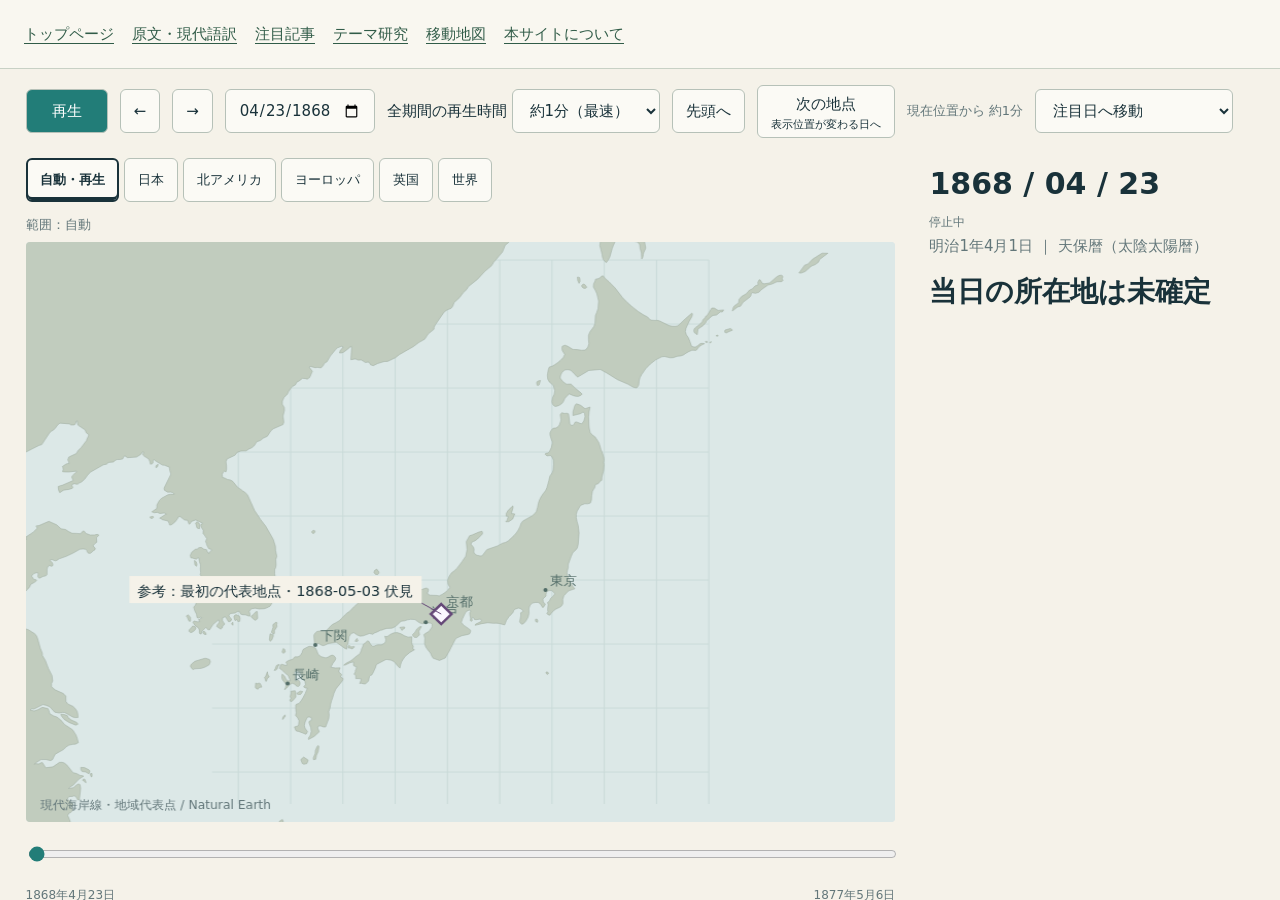
<file: r20.html>
<!doctype html><html lang="ja"><head><meta charset="utf-8"><meta name="viewport" content="width=device-width,initial-scale=1"><title>木戸孝允の移動を地図で見る｜木戸孝允日記</title><link rel="icon" href="assets/favicon.svg"><link rel="stylesheet" href="assets/public.css"><script src="assets/map-page.js" defer></script><script src="assets/annotation-display.js" defer></script></head><body class="public-page map-page"><nav class="public-nav" aria-label="サイト全体"><a href="index.html">トップページ</a><a href="reader.html">原文・現代語訳</a><a href="highlights.html">注目記事</a><a href="reports.html">テーマ研究</a><a href="r20.html">移動地図</a><a href="about.html">本サイトについて</a></nav><main class="map-screen"><h1 class="map-sr">移動地図</h1><p id="map-loading" role="status">地図を読み込んでいます…</p><iframe id="movement-map" class="movement-map" title="木戸孝允の移動地図" src="r20/KIDO_R20_INTERACTIVE_MAP_20261115_R08.html"></iframe></main></body></html>
</file>
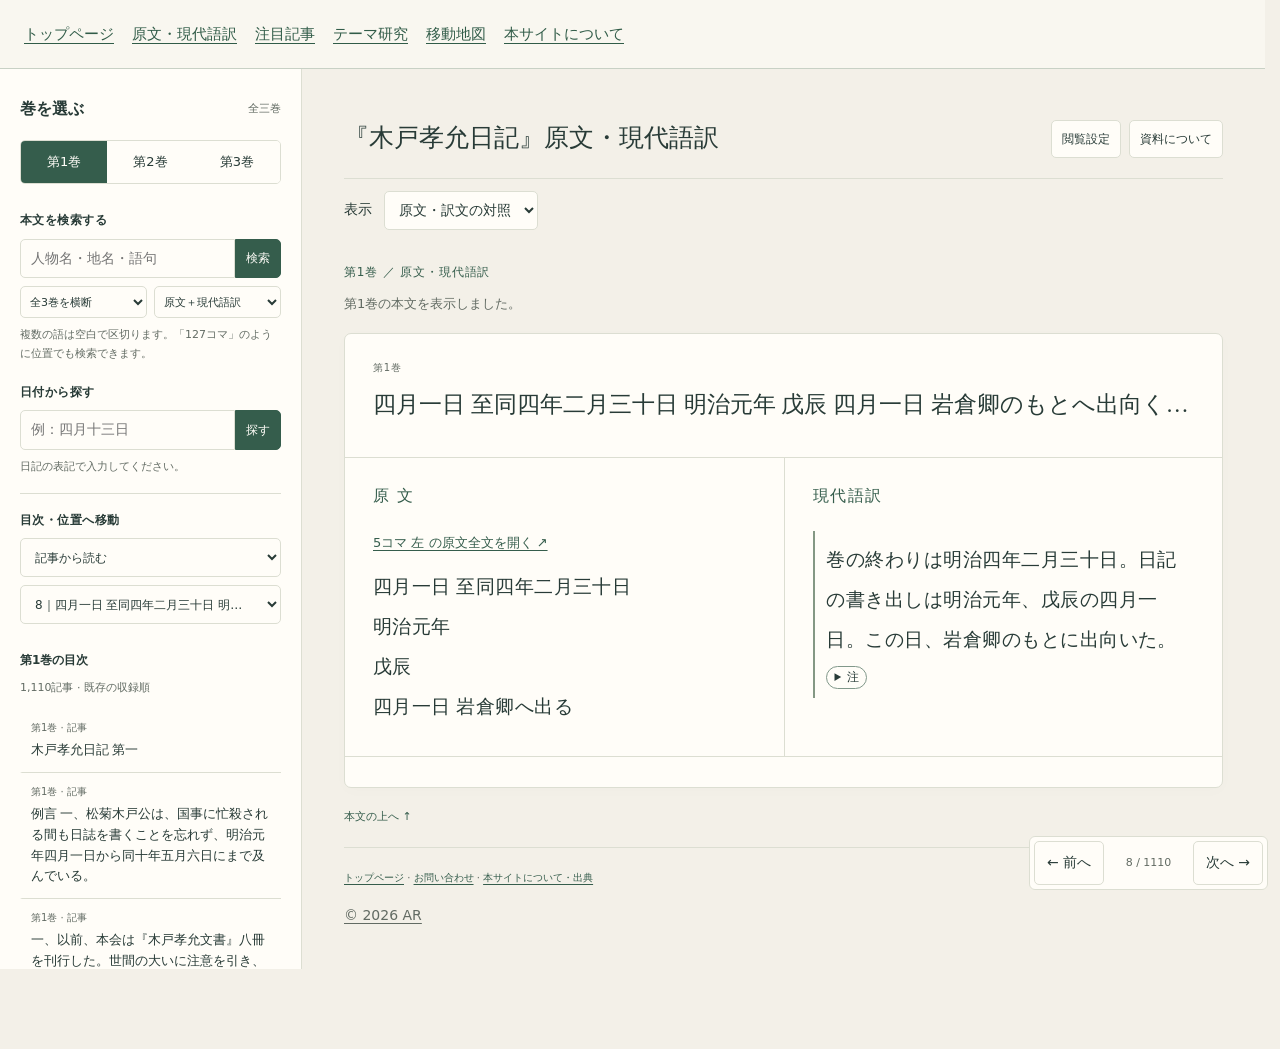
<file: reader.html>
<!doctype html>
<html lang="ja"><head><meta charset="utf-8"><meta name="viewport" content="width=device-width,initial-scale=1"><meta name="referrer" content="no-referrer"><meta http-equiv="Content-Security-Policy" content="default-src 'self'; script-src 'self'; style-src 'self'; font-src 'self' data:; img-src 'self' data:; media-src 'self'; frame-src 'self'; connect-src 'none'; object-src 'none'; base-uri 'none'; form-action 'none'"><title>原文・現代語訳｜『木戸孝允日記』全3巻</title><link rel="icon" href="assets/favicon.svg" type="image/svg+xml"><link rel="stylesheet" href="assets/source-fonts.css"><link rel="stylesheet" href="assets/japanese-fonts.css"><link rel="stylesheet" href="assets/style.css?v=d525ba108b61"><script src="assets/loader.js"></script><script src="assets/search.js" defer></script><script src="assets/app.js?v=e504862aeb43" defer></script><script src="assets/r05-diary-search.js" defer></script><link rel="stylesheet" href="assets/public.css"><link rel="stylesheet" href="assets/glyph-fallback.css"><script src="assets/glyph-fallback.js" defer></script><script src="assets/annotation-display.js" defer></script><link rel="stylesheet" href="assets/checkpoints.css?v=a8504e907dcc"></head>
<body><a id="skip-reader" class="skip" href="#reader">本文へ移動</a>
<nav class="public-nav" aria-label="サイト全体"><a href="index.html">トップページ</a><a href="reader.html">原文・現代語訳</a><a href="highlights.html">注目記事</a><a href="reports.html">テーマ研究</a><a href="r20.html">移動地図</a><a href="about.html">本サイトについて</a></nav>
<div class="workspace"><aside class="sidebar" aria-label="検索と目次"><div class="side-heading"><span>巻を選ぶ</span><span class="subtle">全三巻</span></div><div class="volume-tabs" role="group" aria-label="閲覧巻"><button data-volume="1" class="active">第1巻</button><button data-volume="2">第2巻</button><button data-volume="3">第3巻</button></div>
<form id="search-form"><label for="query" class="label">本文を検索する</label><div class="searchbox"><input id="query" type="search" placeholder="人物名・地名・語句" autocomplete="off"><button type="submit" aria-label="検索する">検索</button></div><div class="search-options"><label><select id="search-volume" aria-label="検索する巻"><option value="0">全3巻を横断</option><option value="1">第1巻のみ</option><option value="2">第2巻のみ</option><option value="3">第3巻のみ</option></select></label><select id="search-kind" aria-label="検索対象"><option value="all">原文＋現代語訳</option><option value="page">原文</option><option value="unit">現代語訳</option></select></div><p class="hint">複数の語は空白で区切ります。「127コマ」のように位置でも検索できます。</p></form>
<form id="date-form"><label class="label" for="date-query">日付から探す</label><div class="searchbox"><input id="date-query" type="search" placeholder="例：四月十三日"><button type="submit">探す</button></div><p class="hint">日記の表記で入力してください。</p></form><div class="side-tools"><label for="browse-kind" class="label">目次・位置へ移動</label><select id="browse-kind"><option value="unit">記事から読む</option><option value="page">原文の半頁から読む</option></select><label class="sr-only" for="toc">対象位置</label><select id="toc"></select></div><div class="results-title"><strong id="list-title">第1巻の目次</strong><button id="clear-search" hidden>検索解除</button></div><div id="result-count" class="hint" aria-live="polite"></div><nav id="results" aria-label="目次と検索結果"></nav><div class="list-pagination"><button id="previous-results" hidden>前の50件</button><span id="list-page" class="hint" aria-live="polite"></span><button id="more-results" hidden>次の50件</button></div><a id="jump-reader" class="jump-link" href="#reader">現在の本文へ移動 ↓</a></aside>
<main id="main"><section class="intro"><h1>『木戸孝允日記』原文・現代語訳</h1>
<div class="reader-tools"><button id="settings-btn" type="button" aria-expanded="false" aria-controls="settings">閲覧設定</button><button id="about-btn" type="button">資料について</button></div></section>
<section id="settings" hidden aria-label="閲覧設定"><div><label>文字サイズ <input id="font-size" type="range" min="16" max="28" step="1" value="19"><output id="font-value">19px</output></label><label>行間 <select id="line-height"><option value="1.8">やや狭め 1.8</option><option value="2.1" selected>標準 2.1</option><option value="2.5">広め 2.5</option></select></label><label>配色 <select id="theme"><option value="light">生成り</option><option value="dark">ダーク</option></select></label><label>本文幅 <select id="reading-width"><option value="960">狭め</option><option value="1200" selected>標準</option><option value="1600">広め</option></select></label></div><p class="hint">設定と最後に表示できた位置を、このブラウザに保存します。保存できない環境では下に案内します。</p></section>
<p id="storage-notice" class="storage-notice" role="status" hidden>この環境では位置・設定を保存または復元できません。閲覧と検索は継続できます。ブラウザの保存領域の設定を確認してください。</p><div class="display-controls"><label>表示 <select id="display-mode"><option value="parallel">原文・訳文の対照</option><option value="source">原文のみ</option><option value="modern">現代語訳のみ</option></select></label></div><div class="reading-bar"><span id="breadcrumb">第1巻</span></div><p id="status" class="status" role="status">資料を読み込んでいます…</p><div id="load-notice" class="load-notice" role="status" hidden></div><article id="reader" tabindex="-1" aria-busy="true"></article><div class="bottom-nav"><span class="bottom-links"><a id="back-reader" href="#reader">本文の上へ ↑</a></span></div><footer><a href="index.html">トップページ</a> · <a href="about.html#contact">お問い合わせ</a> · <a href="about.html">本サイトについて・出典</a><p class="copyright"><a href="about.html#copyright">© 2026 AR</a></p></footer></main></div>
<nav class="page-turns" aria-label="本文のページ送り"><button type="button" id="previous" disabled aria-label="前の位置へ">← 前へ</button><span id="position"></span><button type="button" id="next" disabled aria-label="次の位置へ">次へ →</button></nav>
<dialog id="about"><button id="close-about" class="close" aria-label="閉じる">×</button><h2 id="about-title" tabindex="-1">日記の読み方</h2><p>巻と本文位置を選択すると、原文と現代語訳を表示します。「表示」で原文のみ・現代語訳のみに切り替えられます。</p><h3 id="about-qa" tabindex="-1">本文の注記</h3><p>本文中の「注」を選ぶと説明を読めます。各記事の下には原注・訳注や未確定事項があります。</p><a href="about.html">AI利用・出典・利用条件</a></dialog><noscript>日記の表示にはJavaScriptが必要です。ブラウザで有効にしてください。</noscript></body></html>
</file>
<file: assets/public.css>
/* P04: no hosted font software. Use the viewer's installed Japanese fonts. */
:root{--jp-serif:"Yu Mincho","Hiragino Mincho ProN","Noto Serif CJK JP","MS PMincho",serif;
--jp-sans:"Yu Gothic","Hiragino Kaku Gothic ProN","Noto Sans CJK JP","Meiryo",system-ui,sans-serif;}
.public-research{font-family:var(--jp-sans)}.public-research h1,.public-research blockquote{font-family:var(--jp-serif)}
.public-nav{display:flex;flex-wrap:wrap;gap:4px 18px;padding:12px 24px;background:#f9f7f0;color:#284c3c;border-bottom:1px solid #c8d1c5;font:14px/1.6 var(--jp-sans);position:relative;z-index:4}
body > .public-nav a{display:inline-flex;align-items:center;min-height:44px;padding:0;color:#315c48;text-decoration:underline;text-underline-offset:4px;overflow-wrap:anywhere}
.public-nav a:focus-visible{outline:3px solid #8b6238;outline-offset:2px}
.public-doc-links{display:flex;flex-wrap:wrap;gap:20px;padding:12px 24px;background:#eef1e9;font:14px/1.6 var(--jp-sans)}
.public-doc-links a{color:#284c3c}.public-page{margin:0;background:#f3f0e8;color:#283b37;font:16px/1.9 var(--jp-sans)}
.public-page *{box-sizing:border-box}.public-main{max-width:1120px;margin:auto;padding:30px 32px 60px}.public-page a{color:#315c48;text-underline-offset:4px}.public-page h1{font:500 30px/1.6 var(--jp-serif);margin:10px 0 24px}.public-page h2{font-size:21px}.public-edition{font-size:12px;color:#626b63}.public-note{border-left:3px solid #9c8355;padding:12px 18px;background:#eee8d9}.public-grid{display:grid;grid-template-columns:repeat(auto-fit,minmax(280px,1fr));gap:16px;margin-top:20px}.public-card{display:block;background:#fffdf8;border:1px solid #d6daca;border-radius:5px;padding:22px;color:#283b37;text-decoration:none!important}.public-card:hover{border-color:#315c48}.public-card h2{font:500 20px/1.7 var(--jp-serif);margin:12px 0 22px}.public-card small,.public-card span{font-size:13px}.public-search{display:flex;flex-wrap:wrap;gap:8px}.public-search input{flex:1;min-width:0;width:100%}.public-page input,.public-page button{font:inherit;padding:8px 12px;min-height:44px;border:1px solid #aeb9aa;border-radius:4px;background:#fffdf8;color:inherit}.public-search button{cursor:pointer}.public-video{width:100%;max-height:75vh;background:#152321}.public-button{display:inline-block;border:1px solid #315c48;background:#e8eee3;padding:12px 20px;border-radius:5px}.public-pdf{width:100%;height:80vh;border:1px solid #b9c5b6}.public-footer{border-top:1px solid #c8d1c5;margin-top:40px;padding-top:20px}.public-page pre{white-space:pre-wrap;overflow-wrap:anywhere;font:13px/1.8 var(--jp-sans)}.public-page summary{cursor:pointer;padding:12px 0}.public-page details{border-top:1px solid #c8d1c5}.public-table-scroll,.tablewrap{max-width:100%;overflow-x:auto}.public-table-scroll table,.tablewrap table{min-width:680px}.public-table-scroll:focus-visible,.tablewrap:focus-visible{outline:2px solid #315c48}body>.topbar{flex-wrap:wrap;height:auto;min-height:76px}.topbar #globalSearch{min-width:0;max-width:100%}body>.topbar .top-actions{flex-wrap:wrap}.topbar .private{white-space:normal}section[id^="R"]{scroll-margin-top:90px}
@media(max-width:700px){.public-main{padding:22px 16px 40px}.public-nav{padding:8px 16px;gap:2px 14px;font-size:13px}.public-page h1{font-size:25px}.public-grid{grid-template-columns:1fr}.public-doc-links{padding:10px 16px;gap:8px 16px}body>.topbar{padding:14px 16px}.topbar input{flex-basis:100%}.public-page input{font-size:16px}.public-card{padding:18px}section[id^="R"]{scroll-margin-top:10px}}
@media print{.public-nav,.public-doc-links{display:none}.public-table-scroll,.tablewrap{overflow:visible}.public-table-scroll table,.tablewrap table{min-width:0}}

/* P02 landing and disclaimer */
.kido-landing .public-main{max-width:1100px}.kido-landing h1{font-size:clamp(28px,3.6vw,39px);line-height:1.5}.kido-landing section{margin:28px 0 36px}.kido-landing .landing-grid{grid-template-columns:repeat(2,minmax(0,1fr))}.kido-landing .public-card h3{font-size:19px;margin:4px 0 8px;line-height:1.5}.kido-landing .public-card p{margin:6px 0 14px;font-size:15px;line-height:1.75}.kido-landing .public-card span{font-size:14px;text-decoration:underline;text-underline-offset:4px}.kido-landing .landing-caution{border-left:3px solid #88764b;background:#f0ede5;padding:14px 20px}.kido-landing .landing-skip{position:absolute;left:-9999px}.kido-landing .landing-skip:focus{left:12px;top:12px;background:#fff;padding:8px;z-index:100}.disclaimer-list{padding-left:1.55em}.disclaimer-list li{margin:12px 0;line-height:1.8}#site-purpose,#disclaimer{scroll-margin-top:1rem}body.public-page .public-nav [aria-current="page"]{font-weight:700;text-decoration-thickness:2px}
@media(max-width:700px){.kido-landing .landing-grid{grid-template-columns:1fr}.kido-landing .landing-caution{padding:10px 14px}.kido-landing .public-card{padding:18px}}

.report-find{display:flex;gap:10px;align-items:center;flex-wrap:wrap;padding:14px;background:#edf3ed}.report-find input{max-width:100%;min-width:0;font-size:16px;padding:7px}.report-find button{padding:8px;font-size:15px}mark.report-hit{background:#ffe3a2;color:#182e2b}mark.report-hit.current{outline:2px solid #226860}#theme-search{display:flex;gap:10px;flex-wrap:wrap;align-items:center}#theme-query{min-width:0;max-width:100%;font-size:16px;padding:8px}

/* Public reading layout */
.public-page{background:#faf9f5;font-size:17px}.public-main{min-width:0}.public-grid{grid-template-columns:repeat(auto-fit,minmax(min(100%,280px),1fr))}.public-card h2{font-family:var(--jp-sans);font-weight:600}.public-card p{font-size:16px}.public-nav{font-size:15px}.public-nav a{min-height:44px}.movement-map{display:block;width:100%;height:1000px;min-height:75vh;border:1px solid #bdc8bd;background:#f5f2e9}.intro{padding:20px 0}.intro h1{font-size:25px;line-height:1.6;letter-spacing:0;margin:0}.workspace main{min-width:0;width:100%}.display-controls{padding:12px 0}.display-controls label{display:flex;gap:12px;align-items:center}.article-head h2{overflow-wrap:anywhere}.pane-label{font-size:16px}.source-location,.source-location a,.status,.attention-strip{font-size:13px}.sidebar input,.sidebar select{max-width:100%;min-width:0}#date-form{margin-top:18px}.public-page .public-nav{margin:0}body[data-theme=dark] .public-nav{background:var(--paper)}body[data-theme=dark] .public-nav a{color:var(--accent)}
@media(max-width:700px){.movement-map{height:1220px}.public-main{padding:22px 16px}.public-nav{font-size:14px;gap:2px 12px}.intro h1{font-size:22px}.topbar .brand{font-size:20px}.pane{padding:18px}.bottom-nav{flex-wrap:wrap;gap:10px}#toc{width:100%}.sidebar button,.sidebar select,.display-controls select{min-height:44px}.side-tools{grid-template-columns:1fr}.side-tools label{grid-column:auto}.note-content pre{max-width:100%}}

.research-page header{background:#f0f2ea;color:#283b37;padding:28px max(16px,calc((100vw - 1160px)/2))}.research-page header p{color:#536865}.research-page h1{font-size:28px}.research-page h2{font-size:24px}.research-page .public-nav{margin:0}.research-page .public-nav a{background:transparent}.research-page main{min-width:0}.research-page section{min-width:0}@media(max-width:700px){.research-page section{padding:16px}.research-page table{font-size:14px}}

.simple-home .public-grid{grid-template-columns:repeat(2,minmax(0,1fr))}@media(max-width:700px){.simple-home .public-grid{grid-template-columns:1fr}}

.research-contents nav{display:grid;grid-template-columns:repeat(3,minmax(0,1fr))}.research-contents nav a{padding:12px}.research-method{margin-top:20px;border-top:1px solid #c8d1c5}.research-method summary{padding:14px 0;cursor:pointer}.research-contents h2{border-bottom:0;margin-bottom:12px}@media(max-width:700px){.research-contents nav{grid-template-columns:repeat(2,minmax(0,1fr))}.research-contents nav a{padding:10px;font-size:15px}}

.translation-run{display:inline;margin:0;padding:0}.reading-note-link{display:inline;min-height:24px;font:13px/1.6 var(--jp-sans);padding:1px 5px;margin:0 3px;vertical-align:baseline;color:#315c48;background:#eef2e9;border:1px solid #c8d1c5;border-radius:3px;cursor:pointer}.reading-note-link:focus-visible{outline:2px solid #315c48}

.public-contact{border-top:1px solid #c8d1c5;margin-top:32px;padding-top:16px}.contact-note{font-size:15px;color:#536865}

.contact-frame{display:block;width:100%;height:900px;border:0;background:#fffdf8;margin-top:20px}@media(max-width:700px){.contact-frame{height:1050px}}

.copyright{font:14px/1.8 var(--jp-sans);margin:16px 0 0}.copyright a{color:inherit;text-underline-offset:3px}

/* Featured diary articles */
.simple-home .home-about {
  grid-column: 1 / -1;
}
.simple-home .home-about h2 {
  margin: 0 0 6px;
}
.simple-home .home-about p {
  margin: 0;
}
.highlights-main {
  max-width: 980px;
}
.highlight-jump {
  padding: 16px 20px;
  background: #f0f2ea;
  border: 1px solid #c8d1c5;
  border-radius: 5px;
}
.highlight-jump h2 {
  margin: 0 0 6px;
  font-size: 18px;
}
.highlight-jump ul {
  display: grid;
  grid-template-columns: repeat(3, minmax(0, 1fr));
  gap: 0 18px;
  list-style: none;
  margin: 0;
  padding: 0;
}
.highlight-jump a,
.highlight-read,
.highlight-related a {
  display: inline-block;
  padding: 8px 0;
  min-height: 44px;
}
.highlight-jump small,
.highlight-meta,
.highlight-date-note {
  color: #536865;
  font-size: 14px;
}
.highlight-section {
  margin: 32px 0 0;
  border-top: 2px solid #788d79;
  scroll-margin-top: 12px;
}
.highlight-section h2 {
  margin: 12px 0 4px;
}
.highlight-entry {
  border-bottom: 1px solid #d6daca;
  padding: 16px 0 9px;
}
.highlight-entry h3 {
  margin: 0 0 3px;
  font-size: 19px;
  line-height: 1.5;
}
.highlight-entry p {
  margin: 3px 0;
}
.highlight-related {
  list-style: none;
  padding: 0 0 8px;
  margin: 6px 0 0;
}
.highlight-related li {
  border-top: 1px solid #e0e4da;
}
.highlight-related .highlight-meta {
  margin-left: 12px;
}
@media (max-width: 700px) {
  .highlight-jump {
    padding: 12px 16px;
  }
  .highlight-jump ul {
    grid-template-columns: repeat(2, minmax(0, 1fr));
  }
  .highlight-related .highlight-meta {
    display: block;
    margin: 0 0 5px;
  }
}
@media (max-width: 400px) {
  .highlight-jump ul {
    grid-template-columns: 1fr;
  }
}

.map-page { height: 100vh; height: 100dvh; display: flex; flex-direction: column; }
.map-screen { position: relative; flex: 1; min-height: 0; }
.map-screen .movement-map { width: 100%; height: 100%; min-height: 0; border: 0; }
.map-sr { position: absolute; width: 1px; height: 1px; overflow: hidden; clip-path: inset(50%); }
#map-loading { position: absolute; top: 0; left: 1rem; margin: 0; background: #faf9f5; }
</file>
<file: assets/highlights.css>
.highlights-main {max-width:1140px}
.feature-index {display:grid;grid-template-columns:repeat(4,minmax(0,1fr));gap:.55rem;list-style:none;padding:0;margin:1.35rem 0 2rem}
.feature-index li {min-width:0}
.feature-index a {box-sizing:border-box;display:flex;align-items:center;justify-content:space-between;gap:.5rem;min-height:48px;height:100%;padding:.55rem .75rem;border:1px solid #c8d1c5;border-radius:4px;background:#fffdf8;color:#234d3d;text-decoration:none;line-height:1.5;overflow-wrap:anywhere}
.feature-index a:hover {background:#edf1e9}
.feature-index a[aria-current="location"] {border-color:#315b47;background:#e8eee3;font-weight:600;box-shadow:inset 0 -2px #315b47}
.feature-count {flex:none;font-size:.84rem;font-variant-numeric:tabular-nums}
.feature-list {min-width:0}
.feature-section h2 {scroll-margin-top:1rem;font-size:1.4rem;border-bottom:1px solid #c8d1c5;padding-bottom:.55rem}
.feature-card {margin:0 0 1rem;padding:1.15rem 1.4rem;border:1px solid #d5dbd1;border-radius:5px;background:#fffdf8;min-width:0}
.feature-card h3 {margin:0 0 .65rem;font-family:var(--jp-serif);font-size:1.22rem;line-height:1.55;overflow-wrap:anywhere}
.feature-date,.feature-source {margin:.1rem 0;font-size:.875rem;color:#4b5d52;overflow-wrap:anywhere}
.feature-description {margin:.75rem 0}
.feature-card details {margin:.35rem 0 0}
.feature-card summary {display:list-item;box-sizing:border-box;min-height:44px;padding:.65rem .65rem .65rem .85rem;color:#244f3e;background:#eff2e9;border-radius:4px;line-height:1.55;font-weight:600;cursor:pointer;overflow-wrap:anywhere}
.feature-card [open]>summary {background:#e8eee3}
.feature-index a:focus-visible,.feature-card summary:focus-visible {outline:3px solid #315b47;outline-offset:3px}
.feature-read>.feature-day,.feature-read>.feature-days {margin:.85rem 0 0}
.feature-day>summary {font-size:.95rem}
.feature-read:not([open]) .feature-close,.feature-read[open] > summary .feature-open {display:none}
.feature-mode {color:#55665b;font-size:.84rem;margin:.65rem 0}
.feature-pair {display:grid;grid-template-columns:repeat(2,minmax(0,1fr));gap:1rem;margin:.4rem 0 .75rem}
.feature-pane {min-width:0;border-top:1px solid #d8ded4;padding-top:.4rem}
.feature-pane h4 {margin:.2rem 0 .4rem;font-size:.9rem;color:#3c5949}
.feature-prose {white-space:pre-wrap;overflow-wrap:anywhere;line-height:1.9;font-size:1rem;margin:.35rem 0}
.feature-original .feature-prose {font-family:var(--jp-serif)}
.feature-source-note {font-size:.9rem;color:#42584b}
[hidden] {display:none!important}
@media (max-width:820px) {
 .feature-index {grid-template-columns:repeat(2,minmax(0,1fr))}
}
@media (max-width:700px) {
 .feature-pair {grid-template-columns:minmax(0,1fr);gap:.55rem}
 .feature-card {padding:.85rem}
 .feature-card h3 {font-size:1.12rem}
}
@media (max-width:360px) {
 .feature-index a {padding:.45rem}
}

.feature-note > summary {display:inline list-item;min-height:28px;padding:.22rem .5rem;font-size:.84rem;font-weight:500}
.feature-note p {white-space:pre-line;font-size:.88rem;color:#42584b}
.feature-inline-toggle {display:inline-flex;align-items:center;justify-content:center;min-height:30px;min-width:30px;padding:0 .3rem;margin:0 .18rem;vertical-align:baseline;border:1px solid #9cad9d;border-radius:4px;color:#234d3d;background:#eff2e9;font:inherit;font-size:.8rem;cursor:pointer}
.feature-inline-toggle:focus-visible {outline:3px solid #315b47;outline-offset:2px}
.feature-inline-note {color:#42584b;background:#eff2e9;padding:.12rem .3rem;font-size:.88rem}
.feature-verse,.feature-addendum {margin:.6rem 0;padding:.4rem .6rem;border-left:2px solid #becbbd;background:#f3f4ed}
.feature-verse > p,.feature-addendum > p {margin:.2rem 0}
.feature-verse-title {font-weight:600}
</file>
<file: assets/source-fonts.css>
/* P04: previously embedded IPA, Droid and unverified gaiji web-font subsets removed. */
/* Non-BMP and gaiji rendering handled by glyph-fallback.css and glyph-fallback.js. */
</file>
<file: assets/japanese-fonts.css>
/* P04: no hosted font software. Use the viewer's installed Japanese fonts. */
:root{--jp-serif:"Yu Mincho","Hiragino Mincho ProN","Noto Serif CJK JP","MS PMincho",serif;
--jp-sans:"Yu Gothic","Hiragino Kaku Gothic ProN","Noto Sans CJK JP","Meiryo",system-ui,sans-serif;}
</file>
<file: assets/style.css>
:root{color-scheme:light;--bg:#f3f0e8;--paper:#fffdf8;--ink:#283b37;--muted:#6c746c;--line:#dcded2;--accent:#355d4c;--soft:#e8eee3;--warn:#88612b;--warnbg:#f7efde;--font-size:19px;--leading:2.1}*{box-sizing:border-box}body{margin:0;background:var(--bg);color:var(--ink);font-family:var(--jp-sans);font-size:14px;line-height:1.7}body[data-theme=dark]{color-scheme:dark;--bg:#18221f;--paper:#202d28;--ink:#e5e7dc;--muted:#a6b5a9;--line:#3b4a41;--accent:#b0cbb3;--soft:#2d4035;--warn:#edc68a;--warnbg:#3a3324}button,input,select{font:inherit;color:inherit}button,select{cursor:pointer}button,select,input{border:1px solid var(--line);background:var(--paper);border-radius:5px;min-height:39px;padding:7px 10px}button:hover{border-color:var(--accent);background:var(--soft)}button:disabled{opacity:.4;cursor:default}a{color:var(--accent);text-underline-offset:3px}button:focus-visible,a:focus-visible,input:focus-visible,select:focus-visible,summary:focus-visible{outline:2px solid var(--accent);outline-offset:3px}[hidden]{display:none!important}.skip{position:fixed;top:-80px;background:var(--paper);padding:15px;z-index:10}.skip:focus{top:10px}.sr-only{position:absolute;width:1px;height:1px;clip-path:inset(50%);overflow:hidden}.topbar{height:96px;display:flex;align-items:center;justify-content:space-between;padding:0 34px;border-bottom:1px solid var(--line);background:var(--paper)}.brand{display:flex;gap:15px;align-items:center;color:var(--ink);text-decoration:none;font-family:var(--jp-serif);font-size:23px;font-weight:600;letter-spacing:.08em}.brand small{display:block;font-family:var(--jp-sans);font-size:11px;font-weight:400;letter-spacing:.14em;color:var(--muted);margin-top:3px}.seal{background:#805548;color:#fff6e6;writing-mode:vertical-rl;border:3px double #fff6e6;outline:1px solid #805548;padding:4px 5px;font-size:19px;font-weight:400;line-height:1.3}.top-actions{display:flex;gap:10px;align-items:center}.private{font-size:11px;color:var(--muted);margin-right:14px;letter-spacing:.08em}.top-actions button{border:0;background:transparent;font-size:13px}.workspace{display:grid;grid-template-columns:302px minmax(0,1fr)}.sidebar{border-right:1px solid var(--line);background:var(--paper);padding:26px 20px;position:sticky;top:0;height:100vh;overflow:auto;scrollbar-width:thin}.side-heading{display:flex;justify-content:space-between;align-items:center;font-family:var(--jp-serif);font-size:16px;font-weight:600;margin-bottom:18px}.subtle{font-size:11px;color:var(--muted);font-weight:400}.volume-tabs{display:flex;border:1px solid var(--line);border-radius:5px;overflow:hidden;margin-bottom:26px}.volume-tabs button{flex:1;border:0;border-radius:0;font-size:13px;padding:10px 5px}.volume-tabs button.active{background:var(--accent);color:var(--paper)}body[data-theme=dark] .volume-tabs button.active{color:#18221f}.label{display:block;font-size:12px;font-weight:650;margin-bottom:8px;letter-spacing:.04em}.searchbox{display:flex}.searchbox input{width:100%;min-width:0;border-radius:5px 0 0 5px}.searchbox button{border-radius:0 5px 5px 0;background:var(--accent);color:var(--paper);border-color:var(--accent);flex-shrink:0;font-size:12px}.search-options{display:flex;gap:7px;margin-top:8px}.search-options select{width:100%;padding:5px;font-size:11px;min-height:32px}.search-options label{width:50%}.search-options>select{width:50%}.hint{font-size:11px;color:var(--muted);line-height:1.7;margin:8px 0 12px}.side-tools{padding-top:16px;margin-top:16px;border-top:1px solid var(--line)}.side-tools select{width:100%;font-size:12px;margin-bottom:8px;text-overflow:ellipsis}.results-title{display:flex;align-items:center;justify-content:space-between;margin-top:18px;font-size:12px}.results-title button{font-size:11px;min-height:24px;padding:1px 5px;border:0}.result{display:block;width:100%;text-align:left;padding:11px 9px;border:0;border-left:2px solid transparent;border-bottom:1px solid var(--line);border-radius:0;background:transparent;line-height:1.6}.result.active{background:var(--soft);border-left-color:var(--accent)}.result .result-meta{display:block;color:var(--muted);font-size:10px;margin-bottom:4px;overflow-wrap:anywhere}.result .result-text{display:block;font-family:var(--jp-serif);font-size:13px}.result .dot{color:var(--warn)}#more-results{width:100%;margin-top:15px;font-size:12px}.side-bottom{font-size:10px;color:var(--muted);padding-top:28px;letter-spacing:.03em}main{min-width:0;padding:0 42px 22px;max-width:1600px;width:100%;margin:auto}.intro{padding:42px 0 32px;display:flex;justify-content:space-between;gap:20px;align-items:flex-end;border-bottom:1px solid var(--line)}.eyebrow{font-size:10px;color:var(--muted);letter-spacing:.17em;margin:0 0 14px}.intro h1{font-family:var(--jp-serif);font-size:32px;letter-spacing:.055em;font-weight:500;line-height:1.6;margin:0 0 12px}.intro-copy{font-size:12px;color:var(--muted);line-height:1.9;margin:0}.mobile-br{display:none}.collection-stats{display:flex;gap:23px;padding-bottom:5px}.collection-stats div{display:flex;flex-direction:column;white-space:nowrap}.collection-stats strong{font-family:Georgia,serif;font-size:27px;font-weight:400;line-height:1.3;font-variant-numeric:tabular-nums}.collection-stats span{font-size:10px;color:var(--muted);margin-top:8px}.reading-bar{display:flex;align-items:center;justify-content:space-between;padding:20px 0 4px;gap:12px;font-size:12px}.reading-bar>div{display:flex;gap:12px;align-items:center}.reading-bar button{font-size:12px;background:transparent;min-height:32px;padding:4px 9px}#breadcrumb{letter-spacing:.07em;color:var(--accent)}#position{font-size:11px;color:var(--muted)}.status{font-size:11px;color:var(--muted);margin:7px 0 18px;min-height:18px}.error{color:#b33!important}#reader{background:var(--paper);border:1px solid var(--line);border-radius:7px;box-shadow:0 3px 16px #243d2e04;overflow:hidden;outline:none;scroll-margin-top:20px}.article-head{padding:25px 28px 21px;border-bottom:1px solid var(--line)}.article-kicker{font-size:10px;letter-spacing:.08em;color:var(--muted);margin-bottom:9px;overflow-wrap:anywhere}.article-head h2{font-family:var(--jp-serif);font-weight:500;font-size:23px;line-height:1.7;margin:0 0 12px}.badges{display:flex;gap:6px;flex-wrap:wrap}.badge{font-size:10px;background:var(--soft);color:var(--accent);border:1px solid var(--line);border-radius:3px;padding:2px 7px}.badge.warn{color:var(--warn);background:var(--warnbg);border-color:color-mix(in srgb,var(--warn) 25%,var(--paper))}.columns{display:grid;grid-template-columns:minmax(0,1fr) minmax(0,1fr)}.pane{padding:24px 28px 30px;min-width:0}.pane+.pane{border-left:1px solid var(--line)}.pane-label{font-size:11px;display:flex;justify-content:space-between;align-items:center;letter-spacing:.1em;margin-bottom:22px;color:var(--accent)}.pane-label small{color:var(--muted);letter-spacing:0;font-size:10px}.body-text{font-family:var(--jp-serif);font-size:var(--font-size);line-height:var(--leading);white-space:pre-wrap;overflow-wrap:anywhere;word-break:normal;margin:0;letter-spacing:.025em}.span-block+.span-block{margin-top:25px;padding-top:18px;border-top:1px dashed var(--line)}.source-location{font-size:10px;color:var(--muted);margin:0 0 12px;line-height:1.8;overflow-wrap:anywhere}.source-location a{font-size:11px}.source-location .mapped{color:var(--warn)}.empty-text{font-size:13px;color:var(--muted);padding:20px 0}.attention-strip{margin:0;padding:12px 28px;border-bottom:1px solid var(--line);font-size:11px;color:var(--warn);background:var(--warnbg)}.notes-area{border-top:1px solid var(--line);padding:8px 28px 22px}.notes-area>details{border-bottom:1px solid var(--line);padding:12px 0}.notes-area>details:last-child{border:0}.notes-area summary{cursor:pointer;font-size:12px;font-weight:550;color:var(--accent);line-height:1.8}.note-content{font-size:12px;padding:12px 0 2px;line-height:1.9;overflow-wrap:anywhere}.note-content p{white-space:pre-wrap;margin:8px 0 14px}.note-content ul{padding-left:20px}.note-content h4{font-size:12px;margin:16px 0 7px}.note-content pre{font-family:ui-monospace,monospace;font-size:11px;line-height:1.7;white-space:pre-wrap;background:var(--bg);padding:12px;max-height:500px;overflow:auto}.note-content details{margin:10px 0;padding:9px 12px;border:1px solid var(--line);border-radius:4px}.note-content dt{font-size:11px;color:var(--muted);margin-top:10px}.note-content dd{margin-left:0;white-space:pre-wrap}.note-content .note-record{border-bottom:1px dashed var(--line);padding:8px 0}.unit-links{display:flex;flex-wrap:wrap;gap:6px;margin:15px 0}.unit-links button{font-size:11px;min-height:30px}.bottom-nav{display:flex;justify-content:space-between;align-items:center;padding:20px 0}.bottom-nav button{font-size:12px;background:transparent}.bottom-nav a{font-size:11px;text-decoration:none}footer{border-top:1px solid var(--line);color:var(--muted);font-size:10px;line-height:1.9;padding:20px 0 0}#settings{border:1px solid var(--line);background:var(--paper);padding:20px;margin-top:20px;border-radius:5px}#settings>div{display:flex;gap:15px;flex-wrap:wrap}#settings label{display:flex;gap:8px;align-items:center;font-size:12px}#settings select{font-size:12px}#settings input{width:110px;min-height:20px;padding:0}#settings output{font-size:11px;color:var(--muted)}body[data-display=source] .modern-pane,body[data-display=modern] .source-pane{display:none}body[data-display=source] .columns,body[data-display=modern] .columns{grid-template-columns:1fr}body[data-display=modern] .pane{border-left:0}.whole-page{padding:25px 28px}.whole-page .body-text mark{background:var(--warnbg);color:inherit}.related{margin-top:22px;border-top:1px solid var(--line);padding-top:18px;font-size:12px}dialog{background:var(--paper);color:var(--ink);border:1px solid var(--line);border-radius:8px;max-width:690px;width:calc(100% - 30px);max-height:88vh;padding:30px;line-height:1.9}dialog::backdrop{background:#17271f88}dialog h2{font-family:var(--jp-serif);font-weight:500;font-size:23px}dialog p{font-size:13px}dialog .close{float:right;border:0;font-size:24px;background:transparent;line-height:1;padding:0;min-height:28px}.about-links{display:flex;gap:20px;font-size:12px}mark{background:#e9d6a7;color:#24382d;border-radius:2px}@media(min-width:1600px){.intro{padding-top:52px}.pane{padding:28px 38px 38px}.body-text{letter-spacing:.04em}}@media(max-width:1150px){main{padding-left:25px;padding-right:25px}.workspace{grid-template-columns:270px minmax(0,1fr)}.sidebar{padding:24px 16px}.collection-stats{gap:15px}.collection-stats strong{font-size:23px}.intro h1{font-size:26px}.pane{padding:20px}.intro{gap:10px}}@media(max-width:900px){.collection-stats{display:none}.columns{grid-template-columns:1fr}.pane+.pane{border-left:0;border-top:1px solid var(--line)}.private{display:none}.intro h1{font-size:28px}}@media(max-width:700px){.topbar{height:auto;min-height:84px;padding:15px 18px;gap:10px}.brand{font-size:19px;gap:11px}.brand small{font-size:9px;letter-spacing:.08em}.seal{font-size:15px}.top-actions{gap:0}.top-actions button{font-size:11px;padding:5px;min-height:38px}.top-actions #about-btn{display:none}.workspace{display:block}.sidebar{height:auto;position:static;padding:19px 18px 16px;border-right:0;border-bottom:1px solid var(--line)}.side-heading{display:none}.volume-tabs{margin-bottom:16px}.volume-tabs button{font-size:13px;min-height:42px}.search-options select{font-size:12px}.hint{margin-bottom:8px}.side-tools{margin-top:8px;padding-top:12px;display:grid;grid-template-columns:1fr 1.5fr;gap:8px;align-items:center}.side-tools .label{grid-column:1/-1;margin:0}.side-tools select{margin:0;min-width:0;height:38px}.results-title{margin-top:12px}#results{max-height:212px;overflow-y:auto;border-top:1px solid var(--line)}.result{padding:8px 9px}.result .result-text{font-size:12px}.result .result-meta{font-size:9px;margin-bottom:2px}.side-bottom{display:none}main{padding:0 16px 20px}.intro{padding:26px 3px 22px}.eyebrow{font-size:8px;letter-spacing:.12em}.intro h1{font-size:26px}.intro-copy{font-size:11px}.reading-bar{padding-top:17px;flex-wrap:wrap;gap:7px}.reading-bar>div{gap:9px}#position{font-size:10px}.status{margin:6px 0 13px;font-size:10px}.article-head{padding:20px}.article-head h2{font-size:21px}.article-kicker{font-size:9px}.pane{padding:20px}.pane-label{margin-bottom:15px}.attention-strip{padding:10px 20px}.notes-area{padding:7px 20px 15px}.body-text{font-size:var(--font-size);line-height:var(--leading)}.whole-page{padding:20px}.bottom-nav{padding:16px 0}#settings{padding:15px}#settings>div{display:grid;gap:12px}dialog{padding:22px}.about-links{flex-wrap:wrap;gap:12px}.mobile-br{display:block}}@media print{body>*{display:none!important}body:after{content:'本閲覧室は画面上の原文・訳・留保の併読用です。第3巻の既存利用条件により印刷用本文を提供しません。';display:block;padding:40px}}

/* V01 JPFONT R01: approved gaiji and IVS precede the Japanese JP body face. */
:root{--jp-serif:"Yu Mincho","Hiragino Mincho ProN","Noto Serif CJK JP","MS PMincho",serif;--jp-sans:"Yu Gothic","Hiragino Kaku Gothic ProN","Noto Sans CJK JP","Meiryo",system-ui,sans-serif}

/* R03: navigation, readable annotations, and narrow-screen access. */
:root{--reader-max:1200px}
main{max-width:var(--reader-max)}
.pane-label,.related h3{font-weight:500;margin-top:0}
.reader-tools{display:flex;flex-wrap:wrap;gap:8px;margin-top:12px}
.reader-tools button{font-size:12px;min-height:38px}
.disclosure-title{display:inline;font:inherit;margin:0}
.note-content{font-size:max(14px,calc(var(--font-size)*.8))}
.note-content h4{font-size:inherit}
.note-content dt{font-size:13px}
.note-content pre{font-size:12px}
.record-context{border-left:3px solid var(--accent);padding:8px 12px;background:var(--soft)}
.unit-reservations{padding:15px 28px;border-bottom:1px solid var(--line);background:var(--warnbg);color:var(--ink);font-size:14px}
.unit-reservations h3{font-size:13px;margin:0 0 8px;color:var(--warn)}
.unit-reservations p{margin:8px 0;white-space:pre-wrap;overflow-wrap:anywhere}
.note-placement{font-size:14px;white-space:pre-wrap;color:var(--warn);border-left:3px solid var(--warn);padding-left:10px}
.source-note-button{font-size:14px}
.source-note-translations{scroll-margin-top:20px}
.list-pagination{display:flex;flex-wrap:wrap;align-items:center;gap:8px;margin-top:12px}
.list-pagination button{font-size:12px;min-height:40px}
.list-pagination #more-results{width:auto;margin:0}
.list-pagination .hint{margin:0}
.result-fields{display:block;font-size:11px;color:var(--muted);margin:4px 0}
.result-text+.result-text{border-top:1px dashed var(--line);margin-top:6px;padding-top:6px}
.result-text{white-space:pre-wrap;overflow-wrap:anywhere}
.storage-notice,.load-notice{padding:12px 15px;border:1px solid var(--warn);background:var(--warnbg);font-size:13px;border-radius:5px;overflow-wrap:anywhere}
.load-notice p{margin:0 0 8px}.load-notice{margin-bottom:12px}
.jump-link{display:inline-block;margin-top:14px;padding:8px 0;font-size:13px}
.bottom-links{display:flex;gap:15px;flex-wrap:wrap;justify-content:center}
.top-actions>a{font-size:12px;padding:8px;text-decoration:none}
#reader:focus-visible,.source-note-translations:focus-visible,#results:focus-visible{outline:2px solid var(--accent);outline-offset:3px}
mark{background:#e9d6a7;color:#24382d}body[data-theme=dark] mark{background:#78602f;color:#fff8e8}
#about h3{font-size:16px;scroll-margin-top:12px}
@media(max-width:700px){.topbar{flex-wrap:wrap}.top-actions{flex-wrap:wrap;gap:5px}.top-actions #about-btn{display:block}.top-actions button,.top-actions>a{font-size:12px;min-height:40px}.unit-reservations{padding:12px 20px}.reader-tools button{min-height:42px}.bottom-nav{gap:10px;flex-wrap:wrap}.bottom-links{gap:12px}.bottom-nav a{font-size:12px;padding:8px 0}.list-pagination{justify-content:space-between}#settings label{flex-wrap:wrap}.result .result-meta{font-size:10px}.result .result-text{font-size:13px}.hint{font-size:12px}}
:root{--muted:#626b63}.error{color:#992e2e!important}body[data-theme=dark] .error{color:#ffb4ab!important}

.name-toggle{display:inline-block;font:500 .72em/1.35 sans-serif;padding:0 .3em;margin:0 .14em;vertical-align:super;border:1px solid #709591;border-radius:.25em;color:#19564f;background:#f5faf8;cursor:pointer}.name-note:not([hidden]){display:inline;padding:.15em .45em;background:#edf6f3;color:#203f39;font:.88em/1.7 sans-serif}.name-note[hidden]{display:none}span.cp-continuation,span.cp-text{display:block}
@media screen {
  html { scrollbar-gutter: stable; scroll-padding-bottom: 5rem; }
  body { padding-bottom: calc(5rem + env(safe-area-inset-bottom, 0px)); }
  .page-turns {
    position: fixed;
    right: max(12px, env(safe-area-inset-right, 0px));
    bottom: max(10px, env(safe-area-inset-bottom, 0px));
    z-index: 5;
    display: flex;
    align-items: center;
    gap: 6px;
    padding: 4px;
    border: 1px solid var(--line);
    border-radius: 6px;
    background: var(--paper);
  }
  .page-turns button { min-width: 5em; min-height: 44px; touch-action: manipulation; }
  .page-turns #position { min-width: 11ch; text-align: center; font-variant-numeric: tabular-nums; }
}
</file>
<file: assets/glyph-fallback.css>
/* P04: Standalone SVG glyph renderings, not web fonts. The text content remains the original Unicode character. */
.kido-rare-glyph {display:inline-block; width:1em; height:1em;vertical-align:-.11em;overflow:hidden;color:transparent!important;background-repeat:no-repeat;background-position:center;background-size:contain;font-weight:normal!important;font-style:normal!important;}
.kido-rare-glyph[data-cp="3b66"]{background-image:url("glyph-3b66.svg")}
.kido-rare-glyph[data-cp="1b08e"]{background-image:url("glyph-1b08e.svg")}
.kido-rare-glyph[data-cp="22729"]{background-image:url("glyph-22729.svg")}
.kido-rare-glyph[data-cp="2cd2e"]{background-image:url("glyph-2cd2e.svg")}
.kido-rare-glyph[data-cp="29e49"]{background-image:url("glyph-29e49.svg")}
body[data-theme="dark"] .kido-rare-glyph,body[data-theme="dark"] .gaiji[data-codepoint]:not(:has(.kido-rare-glyph)),body[data-theme="dark"] .extb:not(:has(.kido-rare-glyph)){filter:invert(1);}
/* Direct support if the original revision HTML already contains gaiji/extb spans. */
.gaiji[data-codepoint="U+3B66"]:not(:has(.kido-rare-glyph)){background-image:url("glyph-3b66.svg")}
.gaiji[data-codepoint="U+1B08E"]:not(:has(.kido-rare-glyph)){background-image:url("glyph-1b08e.svg")}
.gaiji[data-codepoint="U+22729"]:not(:has(.kido-rare-glyph)),.extb:not(:has(.kido-rare-glyph)){background-image:url("glyph-22729.svg")}
.gaiji[data-codepoint="U+2CD2E"]:not(:has(.kido-rare-glyph)){background-image:url("glyph-2cd2e.svg")}
.gaiji[data-codepoint]:not(:has(.kido-rare-glyph)),.extb:not(:has(.kido-rare-glyph)){display:inline-block;width:1em;height:1em;overflow:hidden;vertical-align:-.11em;color:transparent!important;background-repeat:no-repeat;background-position:center;background-size:contain;}
</file>
<file: assets/checkpoints.css>
.cp-reading{border-left:2px solid #849884;margin:1em 0;padding:.12em 0 .2em .85em;scroll-margin-top:18px;overflow-wrap:anywhere}
.cp-meta,.cp-label{font:normal .78rem/1.6 system-ui,sans-serif;color:inherit;opacity:.82}
.cp-reading h4{margin:.22em 0 .4em;font-size:1.06em}
.cp-note p,.cp-quote p{white-space:pre-wrap;overflow-wrap:anywhere;line-height:inherit}
.cp-text,.cp-continuation{margin:.35em 0}.cp-verse{margin:.45em 0 .7em;padding-left:.8em;border-left:1px solid #829485}
.cp-note,.cp-quote,.cp-previous{margin:.4em 0;font:normal .85rem/1.8 system-ui,sans-serif}
.cp-note summary,.cp-quote summary,.cp-previous summary{cursor:pointer;width:fit-content}
.cp-note summary{font-size:.74rem;border:1px solid #81988a;border-radius:1em;padding:0 .6em;display:list-item}
.cp-note p,.cp-quote p{margin:.4em 0;padding:.35em .6em;border-left:1px solid #849884}
.cp-previous{border-top:1px solid #9da99c;margin-top:1.2em;padding-top:.65em}.cp-previous .translation-body,.cp-previous .content{font:inherit}
.cp-reading:focus{outline:2px solid #977032;outline-offset:4px}.cp-mode-label{font:600 .85rem/1.6 system-ui,sans-serif;margin:.6em 0}
</file>
